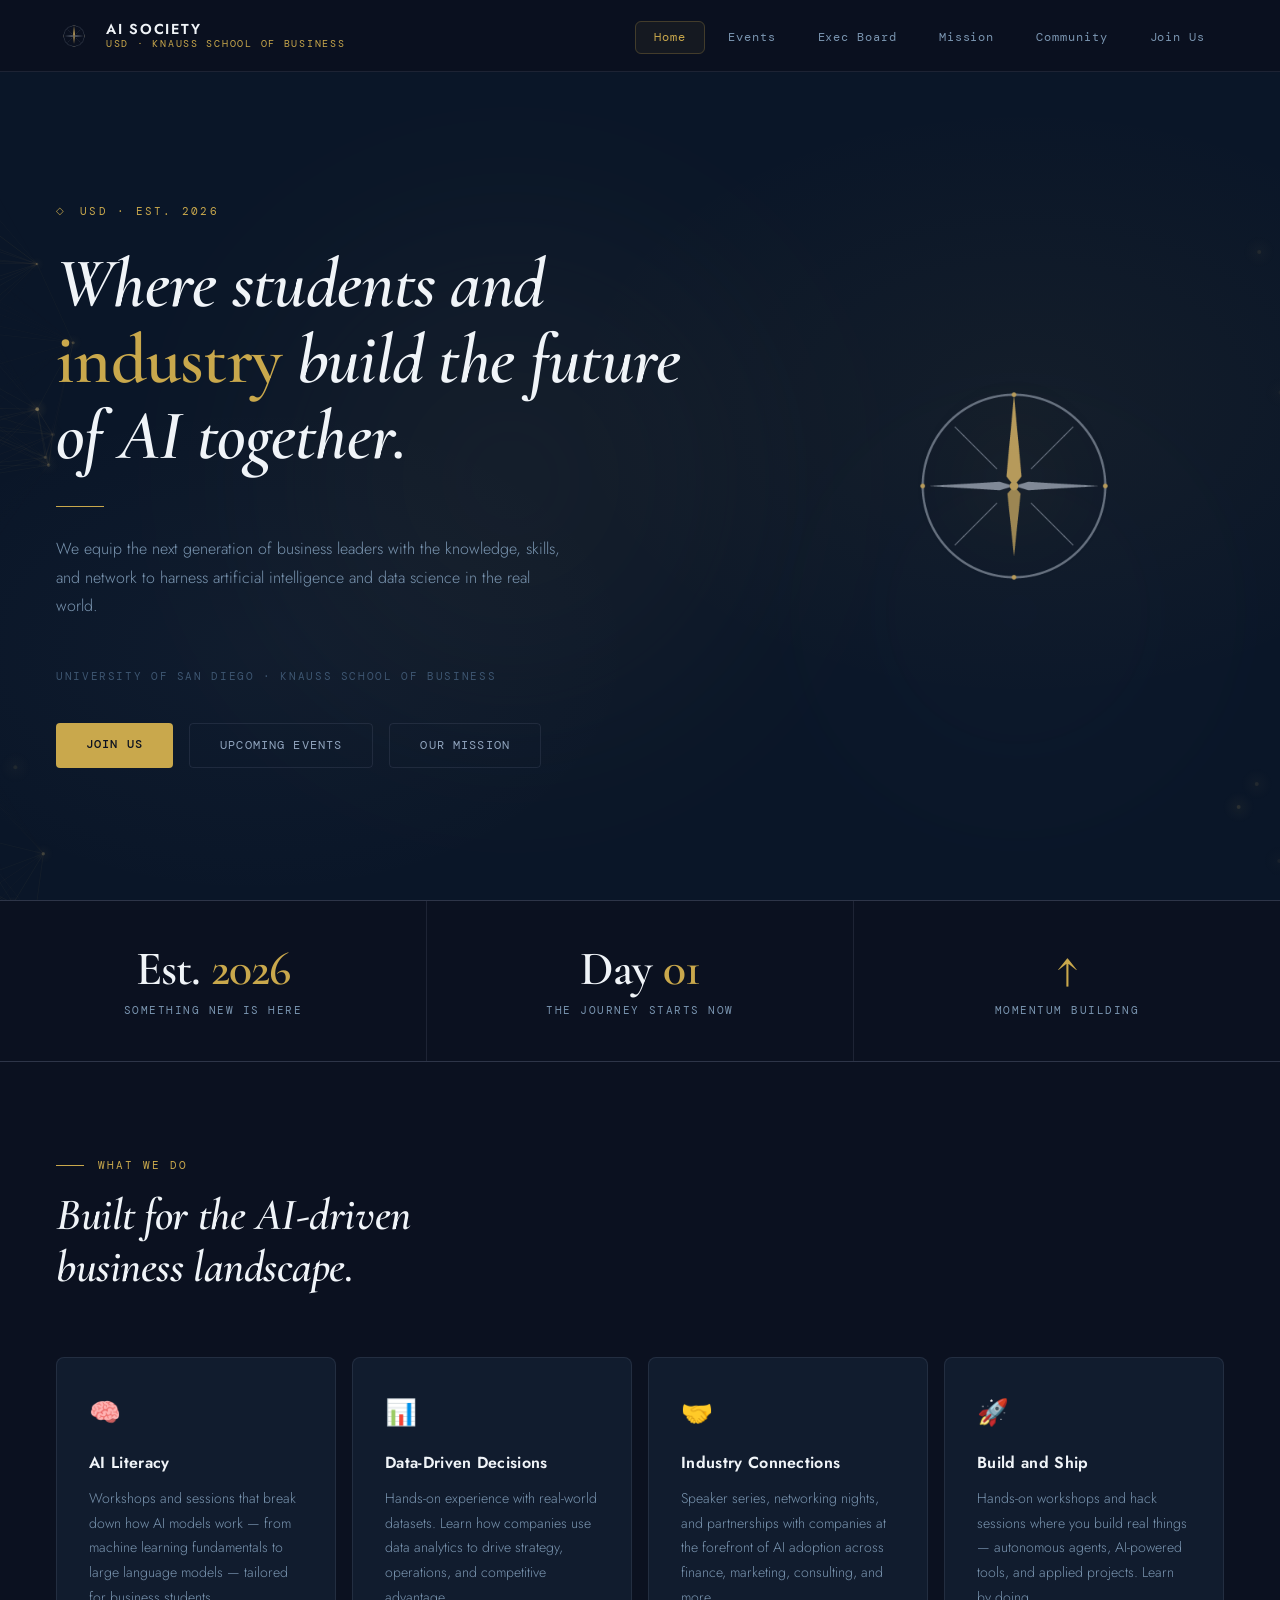
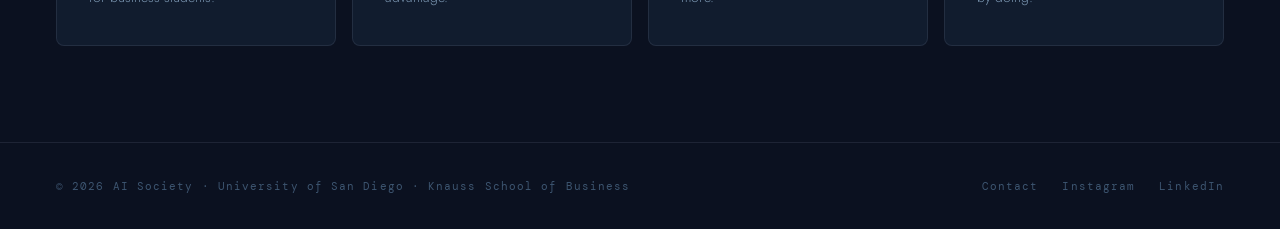
<file: index.html>
<!DOCTYPE html>
<html lang="en">
<head>
  <meta charset="UTF-8" />
  <meta name="viewport" content="width=device-width, initial-scale=1.0" />
  <title>AI Society — Knauss School of Business · USD</title>
  <link rel="stylesheet" href="style.css" />
  <style>
    /* ── Add to Calendar button ── */
    .cal-dropdown-wrap { position: relative; }
    .cal-btn {
      font-family: 'DM Mono', monospace;
      font-size: 0.65rem;
      letter-spacing: 0.08em;
      padding: 6px 14px;
      border-radius: 100px;
      border: 1px solid rgba(201,168,76,0.3);
      background: rgba(201,168,76,0.08);
      color: var(--gold);
      cursor: pointer;
      white-space: nowrap;
      transition: all 0.2s;
    }
    .cal-btn:hover { background: rgba(201,168,76,0.15); border-color: rgba(201,168,76,0.5); }
    .cal-dropdown {
      display: none;
      position: absolute;
      right: 0; top: calc(100% + 8px);
      background: #1a2740;
      border: 1px solid var(--border);
      border-radius: 8px;
      overflow: hidden;
      min-width: 200px;
      z-index: 50;
      box-shadow: 0 12px 40px rgba(0,0,0,0.5);
    }
    .cal-dropdown.open { display: block; }
    .cal-dropdown a {
      display: block;
      padding: 12px 18px;
      font-family: 'DM Mono', monospace;
      font-size: 0.72rem;
      color: var(--text);
      text-decoration: none;
      letter-spacing: 0.05em;
      transition: background 0.15s;
    }
    .cal-dropdown a:hover { background: rgba(201,168,76,0.1); color: var(--gold); }

    /* ── Constellation hero background (from Index 5) ── */
    #page-home .hero { background: #0A1628; overflow: hidden; }
    .hero-canvas-wrap { position: absolute; inset: 0; z-index: 0; }
    .hero-canvas-wrap canvas { width: 100%; height: 100%; display: block; }
    .hero-orb {
      position: absolute; border-radius: 50%;
      pointer-events: none; z-index: 1;
      filter: blur(120px); opacity: 0.25;
    }
    .hero-orb-1 {
      width: 650px; height: 650px; top: 10%; left: 45%; transform: translateX(-60%);
      background: radial-gradient(circle, rgba(201,169,97,0.4), transparent 70%);
      animation: orbFloat1 16s ease-in-out infinite;
    }
    .hero-orb-2 {
      width: 500px; height: 500px; top: 35%; left: 60%;
      background: radial-gradient(circle, rgba(138,149,170,0.2), transparent 70%);
      animation: orbFloat2 20s ease-in-out infinite;
    }
    @keyframes orbFloat1 {
      0%,100% { transform: translateX(-60%) translateY(0); }
      50% { transform: translateX(-55%) translateY(-20px); }
    }
    @keyframes orbFloat2 {
      0%,100% { transform: translateY(0); }
      50% { transform: translateY(20px); }
    }
    #page-home .hero-inner { position: relative; z-index: 10; }

    /* ── Photo avatars (from Index 5) ── */
    .leader-avatar {
      width: 88px; height: 88px;
      overflow: hidden;
      display: flex; align-items: center; justify-content: center;
    }
    .leader-avatar img {
      width: 100%; height: 100%;
      object-fit: cover;
      object-position: center 20%;
      border-radius: 50%;
    }
  </style>
</head>
<body>

  <!-- NAV -->
  <nav>
    <a class="nav-logo" href="#" onclick="showPage('home')">
      <img src="logo.png" alt="AI Society compass logo" />
      <div class="nav-logo-text">
        <span class="nav-logo-name">AI Society</span>
        <span class="nav-logo-sub">USD · Knauss School of Business</span>
      </div>
    </a>
    <ul class="nav-links">
      <li><a href="#" onclick="showPage('home')"       id="nav-home"       class="active">Home</a></li>
      <li><a href="#" onclick="showPage('events')"     id="nav-events"     >Events</a></li>
      <li><a href="#" onclick="showPage('leadership')" id="nav-leadership" >Exec Board</a></li>
      <li><a href="#" onclick="showPage('mission')"    id="nav-mission"    >Mission</a></li>
      <li><a href="#" onclick="showPage('community')"  id="nav-community"  >Community</a></li>
      <li><a href="#" onclick="showPage('joinus')"     id="nav-joinus"     >Join Us</a></li>
    </ul>
  </nav>

  <!-- ══ HOME ══ -->
  <div class="page active" id="page-home">

    <section class="hero">
      <!-- Constellation canvas from Index 5 -->
      <div class="hero-canvas-wrap"><canvas id="heroCanvas"></canvas></div>
      <div class="hero-orb hero-orb-1"></div>
      <div class="hero-orb hero-orb-2"></div>

      <div class="hero-inner">
        <div class="hero-left">
          <div class="hero-eyebrow fade-up delay-1">USD · Est. 2026</div>
          <h1 class="fade-up delay-2">Where students and <em>industry</em> build the future of AI together.</h1>
          <div class="hero-rule fade-up delay-2"></div>
          <p class="hero-desc fade-up delay-3">
            We equip the next generation of business leaders with the knowledge,
            skills, and network to harness artificial intelligence and data science
            in the real world.
          </p>
          <p class="hero-sub fade-up delay-3">University of San Diego · Knauss School of Business</p>
          <div class="btn-row fade-up delay-4">
            <a class="btn btn-primary"   href="#" onclick="showPage('joinus')">Join Us</a>
            <a class="btn btn-secondary" href="#" onclick="showPage('events')">Upcoming Events</a>
            <a class="btn btn-secondary" href="#" onclick="showPage('mission')">Our Mission</a>
          </div>
        </div>
        <div class="hero-compass">
          <img src="logo.png" alt="AI Society compass" style="border:none; background:transparent; box-shadow:none;" />
        </div>
      </div>
    </section>

    <div class="stats-bar">
      <div class="stat-item">
        <span class="stat-num">Est. <span>2026</span></span>
        <span class="stat-label">Something new is here</span>
      </div>
      <div class="stat-item">
        <span class="stat-num">Day <span>01</span></span>
        <span class="stat-label">The journey starts now</span>
      </div>
      <div class="stat-item">
        <span class="stat-num"><span>↑</span></span>
        <span class="stat-label">Momentum building</span>
      </div>
    </div>

    <section class="section">
      <div class="section-header">
        <div class="section-tag">What We Do</div>
        <h2 class="section-title">Built for the AI-driven<br>business landscape.</h2>
      </div>
      <div class="card-grid">
        <div class="card">
          <span class="card-icon">🧠</span>
          <div class="card-title">AI Literacy</div>
          <p class="card-text">Workshops and sessions that break down how AI models work — from machine learning fundamentals to large language models — tailored for business students.</p>
        </div>
        <div class="card">
          <span class="card-icon">📊</span>
          <div class="card-title">Data-Driven Decisions</div>
          <p class="card-text">Hands-on experience with real-world datasets. Learn how companies use data analytics to drive strategy, operations, and competitive advantage.</p>
        </div>
        <div class="card">
          <span class="card-icon">🤝</span>
          <div class="card-title">Industry Connections</div>
          <p class="card-text">Speaker series, networking nights, and partnerships with companies at the forefront of AI adoption across finance, marketing, consulting, and more.</p>
        </div>
        <div class="card">
          <span class="card-icon">🚀</span>
          <div class="card-title">Build and Ship</div>
          <p class="card-text">Hands-on workshops and hack sessions where you build real things — autonomous agents, AI-powered tools, and applied projects. Learn by doing.</p>
        </div>
      </div>
    </section>

    <footer>
      <div class="footer-left">© 2026 AI Society · University of San Diego · Knauss School of Business</div>
      <div class="footer-links">
        <a href="mailto:usdaisociety@gmail.com">Contact</a>
        <a href="https://www.instagram.com/usdaisociety/" target="_blank" rel="noopener">Instagram</a>
        <a href="https://www.linkedin.com/company/usd-ai-society" target="_blank" rel="noopener">LinkedIn</a>
      </div>
    </footer>
  </div>

  <!-- ══ EVENTS ══ -->
  <div class="page" id="page-events">
    <section class="section">
      <div class="section-header">
        <div class="section-tag">What's Happening</div>
        <h2 class="section-title">Upcoming Events</h2>
      </div>

      <p style="font-size:0.92rem; color:var(--text-muted); font-weight:300; margin-bottom:40px; max-width:600px; line-height:1.8;">
        We're just getting off the ground — big things are coming. Check back here for workshops, speaker series, networking nights, and more. First up:
      </p>

      <div class="events-list">
        <div class="event-card">
          <div class="event-date">
            <span class="event-month">Sept</span>
            <span class="event-day">15</span>
          </div>
          <div class="event-divider"></div>
          <div class="event-info">
            <h3>Alcalá Bazaar — Come Find Us</h3>
            <p>University of San Diego · 10:00 AM – 2:00 PM · Stop by our table to learn about AI Society, meet the exec board, and find out how to get involved</p>
          </div>
          <div style="display:flex; flex-direction:column; align-items:flex-end; gap:8px;">
            <span class="event-tag tag-social">Meet Us</span>
            <div class="cal-dropdown-wrap">
              <button class="cal-btn" onclick="toggleCal(this)">+ Add to Calendar</button>
              <div class="cal-dropdown">
                <a href="https://calendar.google.com/calendar/render?action=TEMPLATE&text=Alc%C3%A1l%C3%A1+Bazaar+%E2%80%94+AI+Society&dates=20260915T100000/20260915T140000&details=Stop+by+the+AI+Society+table+to+learn+about+the+org%2C+meet+the+exec+board%2C+and+find+out+how+to+get+involved.&location=University+of+San+Diego" target="_blank" rel="noopener">📅 Google Calendar</a>
                <a href="#" onclick="downloadICS(); return false;">🍎 Apple / Outlook (.ics)</a>
              </div>
            </div>
          </div>
        </div>
      </div>

      <div style="margin-top:56px; padding:40px; background:var(--navy-mid); border:1px solid var(--border); border-radius:8px; max-width:600px;">
        <div class="section-tag" style="margin-bottom:16px;">More to come</div>
        <p style="font-family:'Cormorant Garamond',serif; font-size:1.3rem; font-style:italic; color:var(--heading); line-height:1.5; margin-bottom:12px;">
          The calendar is filling up.
        </p>
        <p style="font-size:0.88rem; color:var(--text-muted); font-weight:300; line-height:1.75;">
          Workshops, speaker series, case competitions, and industry nights are all on the horizon. Follow us on Instagram and LinkedIn to be the first to know when new events drop.
        </p>
      </div>
    </section>

    <footer>
      <div class="footer-left">© 2026 AI Society · University of San Diego · Knauss School of Business</div>
      <div class="footer-links">
        <a href="mailto:usdaisociety@gmail.com">Contact</a>
        <a href="https://www.instagram.com/usdaisociety/" target="_blank" rel="noopener">Instagram</a>
        <a href="https://www.linkedin.com/company/usd-ai-society" target="_blank" rel="noopener">LinkedIn</a>
      </div>
    </footer>
  </div>

  <!-- ══ EXEC BOARD ══ -->
  <div class="page" id="page-leadership">
    <section class="section">
      <div class="section-header">
        <div class="section-tag">The Team</div>
        <h2 class="section-title">Meet the Executive Board</h2>
      </div>

      <div class="leadership-grid">
        <div class="leader-card">
          <div class="leader-avatar">
            <img src="photos/nick-tamer.jpg" alt="Nick Tamer" onerror="this.parentElement.innerText='NT'">
          </div>
          <div class="leader-name">Nick Tamer</div>
          <span class="leader-role">Chief Executive Officer</span>
          <p class="leader-bio">Setting the vision and leading AI Society's growth at the intersection of AI and business education.</p>
        </div>

        <div class="leader-card">
          <div class="leader-avatar">
            <img src="photos/maxim-golubev.jpg" alt="Maxim Golubev" onerror="this.parentElement.innerText='MG'">
          </div>
          <div class="leader-name">Maxim Golubev</div>
          <span class="leader-role">Chief Operating Officer</span>
          <p class="leader-bio">Keeping operations running smoothly and ensuring every member gets real value from the org.</p>
        </div>
        <div class="leader-card">
          <div class="leader-avatar">
            <img src="photos/ari-price.jpg" alt="Ari Price" onerror="this.parentElement.innerText='AP'">
          </div>
          <div class="leader-name">Ari Price</div>
          <span class="leader-role">Chief Marketing Officer</span>
          <p class="leader-bio">Leading brand strategy, digital presence, and outreach across all AI Society platforms.</p>
        </div>
        <div class="leader-card">
          <div class="leader-avatar">
            <img src="photos/isaiah-razavi.jpg" alt="Isaiah Razavi" onerror="this.parentElement.innerText='IR'">
          </div>
          <div class="leader-name">Isaiah Razavi</div>
          <span class="leader-role">Director of External Relations</span>
          <p class="leader-bio">Building industry partnerships and expanding AI Society's network beyond campus.</p>
        </div>
        <div class="leader-card">
          <div class="leader-avatar">
            <img src="photos/carter-voerge.jpg" alt="Carter Voerge" onerror="this.parentElement.innerText='CV'">
          </div>
          <div class="leader-name">Carter Voerge</div>
          <span class="leader-role">Chief Financial Officer</span>
          <p class="leader-bio">Managing the org's budget, funding strategy, and financial operations.</p>
        </div>
        <div class="leader-card">
          <div class="leader-avatar">
            <img src="photos/hayaa-khetia.jpg" alt="Hayaa Khetia" onerror="this.parentElement.innerText='HK'">
          </div>
          <div class="leader-name">Hayaa Khetia</div>
          <span class="leader-role">Secretary</span>
          <p class="leader-bio">Keeping the board aligned, communications organized, and nothing falling through the cracks.</p>
        </div>
        <div class="leader-card">
          <div class="leader-avatar">
            <img src="photos/alan-lerchbacker.jpg" alt="Alan Lerchbacker" onerror="this.parentElement.innerText='AL'">
          </div>
          <div class="leader-name">Alan Lerchbacker</div>
          <span class="leader-role">Faculty Advisor</span>
          <p class="leader-bio">Providing academic guidance and connecting AI Society to the broader Knauss School of Business.</p>
        </div>
      </div>
    </section>

    <footer>
      <div class="footer-left">© 2026 AI Society · University of San Diego · Knauss School of Business</div>
      <div class="footer-links">
        <a href="mailto:usdaisociety@gmail.com">Contact</a>
        <a href="https://www.instagram.com/usdaisociety/" target="_blank" rel="noopener">Instagram</a>
        <a href="https://www.linkedin.com/company/usd-ai-society" target="_blank" rel="noopener">LinkedIn</a>
      </div>
    </footer>
  </div>

  <!-- ══ MISSION ══ -->
  <div class="page" id="page-mission">
    <section class="section">
      <div class="section-header">
        <div class="section-tag">Who We Are</div>
        <h2 class="section-title">Our Mission</h2>
      </div>

      <div class="mission-layout">
        <div>
          <p class="mission-statement">
            "Where students and industry build the future of AI together."
          </p>
          <p class="mission-body">
            The AI Society was founded by students who saw a gap: business education was evolving, but not fast enough to match the pace of AI adoption in the professional world. We exist to close that gap.
          </p>
          <p class="mission-body">
            At USD's Knauss School of Business, we bring together students from every major — finance, marketing, entrepreneurship, accounting — to explore how artificial intelligence is reshaping every corner of the business world.
          </p>
          <p class="mission-body">
            Our programs are designed to give you practical skills, real-world exposure, and a community of peers who are just as excited about the future of business as you are.
          </p>
        </div>

        <div class="values-list">
          <div class="value-item">
            <span class="value-num">01</span>
            <div class="value-content">
              <h4>Accessibility</h4>
              <p>AI shouldn't be reserved for computer science majors. We make every concept approachable and relevant to business students at every skill level.</p>
            </div>
          </div>
          <div class="value-item">
            <span class="value-num">02</span>
            <div class="value-content">
              <h4>Build and Ship</h4>
              <p>Build the prototype, then argue about it. Every workshop, project, and competition is designed to build real, transferable skills.</p>
            </div>
          </div>
          <div class="value-item">
            <span class="value-num">03</span>
            <div class="value-content">
              <h4>Ethical AI</h4>
              <p>As future business leaders, we take seriously our responsibility to understand the ethical implications of AI — in hiring, finance, marketing, and beyond.</p>
            </div>
          </div>
          <div class="value-item">
            <span class="value-num">04</span>
            <div class="value-content">
              <h4>Community</h4>
              <p>We are a team first. We support each other's growth, celebrate wins together, and build lasting relationships that extend beyond graduation.</p>
            </div>
          </div>
        </div>
      </div>
    </section>

    <footer>
      <div class="footer-left">© 2026 AI Society · University of San Diego · Knauss School of Business</div>
      <div class="footer-links">
        <a href="mailto:usdaisociety@gmail.com">Contact</a>
        <a href="https://www.instagram.com/usdaisociety/" target="_blank" rel="noopener">Instagram</a>
        <a href="https://www.linkedin.com/company/usd-ai-society" target="_blank" rel="noopener">LinkedIn</a>
      </div>
    </footer>
  </div>

  <!-- ══ COMMUNITY ══ -->
  <div class="page" id="page-community">
    <section class="section">
      <div class="section-header">
        <div class="section-tag">Get Involved</div>
        <h2 class="section-title">Community Collaboration</h2>
      </div>

      <div class="mission-layout">
        <div>
          <p class="mission-statement">
            "The future of AI in business isn't built alone — it's built together."
          </p>
          <p class="mission-body">
            AI Society exists at the intersection of academia and industry. We believe the best learning happens when students work alongside professionals, companies, and organizations who are actively shaping the AI landscape.
          </p>
          <p class="mission-body">
            We are actively seeking community partners — from startups to enterprise, from nonprofits to consulting firms — who want to engage with the next generation of AI-literate business leaders at USD's Knauss School of Business.
          </p>
          <p class="mission-body">
            Whether that looks like a guest speaker slot, a sponsored workshop, a real-world project brief, or a recruiting connection — we're open to building something meaningful together.
          </p>
          <div style="margin-top:40px;">
            <a class="btn btn-primary" href="mailto:usdaisociety@gmail.com">Get in Touch</a>
          </div>
        </div>

        <div class="values-list">
          <div class="value-item">
            <span class="value-num">◇</span>
            <div class="value-content">
              <h4>Speaker & Guest Engagements</h4>
              <p>Bring your expertise into our community. Speaker series and panel discussions connect your organization directly with engaged, curious business students.</p>
            </div>
          </div>
          <div class="value-item">
            <span class="value-num">◇</span>
            <div class="value-content">
              <h4>Sponsored Workshops & Labs</h4>
              <p>Partner with us to host hands-on workshops that introduce real tools, platforms, and workflows your industry actually uses.</p>
            </div>
          </div>
          <div class="value-item">
            <span class="value-num">◇</span>
            <div class="value-content">
              <h4>Real-World Project Briefs</h4>
              <p>Give our members a genuine business challenge to solve. Applied projects build student skills while giving partners fresh, student-driven perspectives.</p>
            </div>
          </div>
          <div class="value-item">
            <span class="value-num">◇</span>
            <div class="value-content">
              <h4>Recruiting & Talent Pipelines</h4>
              <p>AI Society members are business students who understand AI — a rare combination. Connect with our network for internships, new grad roles, and beyond.</p>
            </div>
          </div>
          <div class="value-item">
            <span class="value-num">◇</span>
            <div class="value-content">
              <h4>Founding Partner Opportunity</h4>
              <p>As a brand new organization, there's a unique opportunity to be among our first community partners — shaping what collaboration looks like from the ground up.</p>
            </div>
          </div>
        </div>
      </div>
    </section>

    <footer>
      <div class="footer-left">© 2026 AI Society · University of San Diego · Knauss School of Business</div>
      <div class="footer-links">
        <a href="mailto:usdaisociety@gmail.com">Contact</a>
        <a href="https://www.instagram.com/usdaisociety/" target="_blank" rel="noopener">Instagram</a>
        <a href="https://www.linkedin.com/company/usd-ai-society" target="_blank" rel="noopener">LinkedIn</a>
      </div>
    </footer>
  </div>

  <!-- ══ JOIN US ══ -->
  <div class="page" id="page-joinus">
    <section class="section">
      <div class="section-header">
        <div class="section-tag">Become a Member</div>
        <h2 class="section-title">Join <em>AI Society</em></h2>
      </div>

      <div class="mission-layout">
        <div>
          <p class="mission-statement">
            "No experience required. Just curiosity."
          </p>
          <p class="mission-body">
            AI Society is free and open to all USD students — regardless of major, year, or technical background. Whether you're a finance major who's never written a line of code or a business analytics student who lives in spreadsheets, there's a place for you here.
          </p>
          <p class="mission-body">
            As a member you'll gain access to hands-on workshops, industry speaker events, networking nights, case competitions, and a community of peers building real skills for a world reshaped by AI.
          </p>
          <p class="mission-body">
            Membership takes less than a minute to join. Fill out the form and you're in.
          </p>
          <div style="margin-top:40px;">
            <a class="btn btn-primary" href="https://docs.google.com/forms/d/e/1FAIpQLSfE-4A1UtyAR7sy5dNjYW6qCDOkrGh7Lk1_QU_qvWTKy0TWAg/viewform" target="_blank" rel="noopener">Register Now →</a>
          </div>
        </div>

        <div class="values-list">
          <div class="value-item">
            <span class="value-num">01</span>
            <div class="value-content">
              <h4>It's Free</h4>
              <p>No dues, no fees. Membership is completely free and open to every USD student.</p>
            </div>
          </div>
          <div class="value-item">
            <span class="value-num">02</span>
            <div class="value-content">
              <h4>Build Real Skills</h4>
              <p>Workshops, hack sessions, and applied projects give you hands-on experience with AI tools that employers are actively hiring for.</p>
            </div>
          </div>
          <div class="value-item">
            <span class="value-num">03</span>
            <div class="value-content">
              <h4>Access Industry Professionals</h4>
              <p>Speaker series and networking events put you in the room with people working at the forefront of AI in finance, marketing, consulting, and beyond.</p>
            </div>
          </div>
          <div class="value-item">
            <span class="value-num">04</span>
            <div class="value-content">
              <h4>Stand Out</h4>
              <p>AI literacy is the career edge of the decade. Being part of AI Society — and everything you build here — is something you'll actually talk about in interviews.</p>
            </div>
          </div>
          <div class="value-item">
            <span class="value-num">05</span>
            <div class="value-content">
              <h4>Be Part of Something Early</h4>
              <p>We launched in 2026. Founding members shape the culture, lead the initiatives, and carry that story forward. There's no better time to get in.</p>
            </div>
          </div>
        </div>
      </div>

      <!-- CTA box -->
      <div style="margin-top:80px; padding:56px 48px; background:var(--navy-mid); border:1px solid rgba(201,168,76,0.2); border-radius:12px; text-align:center; position:relative; overflow:hidden;">
        <div style="position:absolute; top:0; left:50%; transform:translateX(-50%); width:300px; height:1px; background:linear-gradient(90deg,transparent,var(--gold),transparent);"></div>
        <p style="font-family:'Cormorant Garamond',serif; font-size:clamp(1.4rem,2.5vw,2rem); font-style:italic; color:var(--heading); line-height:1.4; margin-bottom:12px;">
          The future is being written now.<br>Help write it.
        </p>
        <p style="font-size:0.88rem; color:var(--text-muted); font-weight:300; max-width:440px; margin:0 auto 36px; line-height:1.75;">
          Takes less than a minute. Fill out our quick registration form and you're officially part of AI Society at USD.
        </p>
        <a class="btn btn-primary" href="https://docs.google.com/forms/d/e/1FAIpQLSfE-4A1UtyAR7sy5dNjYW6qCDOkrGh7Lk1_QU_qvWTKy0TWAg/viewform" target="_blank" rel="noopener" style="font-size:0.85rem; padding:16px 40px;">Join AI Society — It's Free</a>
      </div>
    </section>

    <footer>
      <div class="footer-left">© 2026 AI Society · University of San Diego · Knauss School of Business</div>
      <div class="footer-links">
        <a href="mailto:usdaisociety@gmail.com">Contact</a>
        <a href="https://www.instagram.com/usdaisociety/" target="_blank" rel="noopener">Instagram</a>
        <a href="https://www.linkedin.com/company/usd-ai-society" target="_blank" rel="noopener">LinkedIn</a>
      </div>
    </footer>
  </div>

  <!-- Navigation JS -->
  <script src="main.js"></script>

  <!-- Constellation JS from Index 5 -->
  <script>
  const F2=0.5*(Math.sqrt(3)-1),G2=(3-Math.sqrt(3))/6;
  const grad3=[[1,1],[-1,1],[1,-1],[-1,-1],[1,0],[-1,0],[0,1],[0,-1]];
  const perm=new Uint8Array(512);
  (function(){const p=new Uint8Array(256);for(let i=0;i<256;i++)p[i]=i;for(let i=255;i>0;i--){const j=Math.floor(Math.random()*(i+1));[p[i],p[j]]=[p[j],p[i]];}for(let i=0;i<512;i++)perm[i]=p[i&255];})();
  function noise2D(x,y){const s=(x+y)*F2;const i=Math.floor(x+s),j=Math.floor(y+s);const t=(i+j)*G2;const x0=x-(i-t),y0=y-(j-t);const i1=x0>y0?1:0,j1=x0>y0?0:1;const x1=x0-i1+G2,y1=y0-j1+G2;const x2=x0-1+2*G2,y2=y0-1+2*G2;const ii=i&255,jj=j&255;let n0=0,n1=0,n2=0;let t0=0.5-x0*x0-y0*y0;if(t0>0){t0*=t0;const g=grad3[perm[ii+perm[jj]]%8];n0=t0*t0*(g[0]*x0+g[1]*y0);}let t1=0.5-x1*x1-y1*y1;if(t1>0){t1*=t1;const g=grad3[perm[ii+i1+perm[jj+j1]]%8];n1=t1*t1*(g[0]*x1+g[1]*y1);}let t2=0.5-x2*x2-y2*y2;if(t2>0){t2*=t2;const g=grad3[perm[ii+1+perm[jj+1]]%8];n2=t2*t2*(g[0]*x2+g[1]*y2);}return 70*(n0+n1+n2);}

  const C=document.getElementById('heroCanvas');
  if(C){
    const X=C.getContext('2d');
    let W,H,DPR;
    const isMobile=window.innerWidth<768;
    const NODE_COUNT=isMobile?50:100;
    const CONNECTION_DIST=isMobile?115:155;
    const nodes=[];
    function resize(){DPR=Math.min(devicePixelRatio||1,2);W=C.parentElement.offsetWidth;H=C.parentElement.offsetHeight;C.width=W*DPR;C.height=H*DPR;C.style.width=W+'px';C.style.height=H+'px';X.setTransform(DPR,0,0,DPR,0,0);}
    for(let i=0;i<NODE_COUNT;i++)nodes.push({x:Math.random()*window.innerWidth,y:Math.random()*window.innerHeight,vx:(Math.random()-0.5)*0.22,vy:(Math.random()-0.5)*0.22,sz:0.8+Math.random()*1.6,op:0.1+Math.random()*0.3,pulsePhase:Math.random()*Math.PI*2,pulseSpeed:0.005+Math.random()*0.01});
    const signals=[];let lastSig=0,startT=null;
    function frame(ts){
      if(!startT)startT=ts;const elapsed=ts-startT;const nt=elapsed*0.00007;
      X.clearRect(0,0,W,H);
      for(const n of nodes){const nv=noise2D(n.x*0.0018,n.y*0.0018+nt);n.vx+=Math.cos(nv*Math.PI*2)*0.007;n.vy+=Math.sin(nv*Math.PI*2)*0.007;n.vx*=0.993;n.vy*=0.993;n.x+=n.vx;n.y+=n.vy;n.pulsePhase+=n.pulseSpeed;if(n.x<-30)n.x=W+30;if(n.x>W+30)n.x=-30;if(n.y<-30)n.y=H+30;if(n.y>H+30)n.y=-30;}
      for(let a=0;a<nodes.length;a++){for(let b=a+1;b<nodes.length;b++){const dx=nodes[a].x-nodes[b].x,dy=nodes[a].y-nodes[b].y;const d=Math.sqrt(dx*dx+dy*dy);if(d<CONNECTION_DIST){const fade=1-d/CONNECTION_DIST;X.strokeStyle='rgba(201,169,97,'+(fade*0.14)+')';X.lineWidth=0.6;X.beginPath();X.moveTo(nodes[a].x,nodes[a].y);X.lineTo(nodes[b].x,nodes[b].y);X.stroke();}}}
      if(elapsed-lastSig>700){lastSig=elapsed;for(let a=0;a<nodes.length;a++){for(let b=a+1;b<nodes.length;b++){const dx=nodes[a].x-nodes[b].x,dy=nodes[a].y-nodes[b].y;if(Math.sqrt(dx*dx+dy*dy)<CONNECTION_DIST&&Math.random()<0.004){signals.push({a,b,progress:0,speed:0.006+Math.random()*0.008});break;}}}}
      for(let i=signals.length-1;i>=0;i--){const s=signals[i];s.progress+=s.speed;if(s.progress>1){signals.splice(i,1);continue;}const na=nodes[s.a],nb=nodes[s.b];const sx=na.x+(nb.x-na.x)*s.progress,sy=na.y+(nb.y-na.y)*s.progress;const sA=Math.sin(s.progress*Math.PI)*0.8;X.fillStyle='rgba(201,169,97,'+sA+')';X.beginPath();X.arc(sx,sy,2,0,Math.PI*2);X.fill();const g=X.createRadialGradient(sx,sy,0,sx,sy,16);g.addColorStop(0,'rgba(201,169,97,'+sA*0.35+')');g.addColorStop(1,'rgba(201,169,97,0)');X.fillStyle=g;X.beginPath();X.arc(sx,sy,16,0,Math.PI*2);X.fill();}
      for(const n of nodes){const pulse=0.7+0.3*Math.sin(n.pulsePhase);const alpha=n.op*pulse;const g=X.createRadialGradient(n.x,n.y,0,n.x,n.y,n.sz*6);g.addColorStop(0,'rgba(201,169,97,'+alpha*0.25+')');g.addColorStop(1,'rgba(201,169,97,0)');X.fillStyle=g;X.beginPath();X.arc(n.x,n.y,n.sz*6,0,Math.PI*2);X.fill();X.fillStyle='rgba(217,189,126,'+alpha*1.3+')';X.beginPath();X.arc(n.x,n.y,n.sz,0,Math.PI*2);X.fill();}
      requestAnimationFrame(frame);
    }
    resize();window.addEventListener('resize',resize);requestAnimationFrame(frame);
  }
  </script>

  <script>
  function toggleCal(btn) {
    const dropdown = btn.nextElementSibling;
    dropdown.classList.toggle('open');
    document.addEventListener('click', function close(e) {
      if (!btn.parentElement.contains(e.target)) {
        dropdown.classList.remove('open');
        document.removeEventListener('click', close);
      }
    });
  }

  function downloadICS() {
    const ics = [
      'BEGIN:VCALENDAR',
      'VERSION:2.0',
      'PRODID:-//AI Society USD//EN',
      'BEGIN:VEVENT',
      'DTSTART:20260915T100000',
      'DTEND:20260915T140000',
      'SUMMARY:Alcalá Bazaar — AI Society',
      'DESCRIPTION:Stop by the AI Society table to learn about the org\\, meet the exec board\\, and find out how to get involved.',
      'LOCATION:University of San Diego',
      'END:VEVENT',
      'END:VCALENDAR'
    ].join('\r\n');
    const blob = new Blob([ics], { type: 'text/calendar' });
    const a = document.createElement('a');
    a.href = URL.createObjectURL(blob);
    a.download = 'alcala-bazaar-ai-society.ics';
    a.click();
  }
  </script>

</body>
</html>
</file>
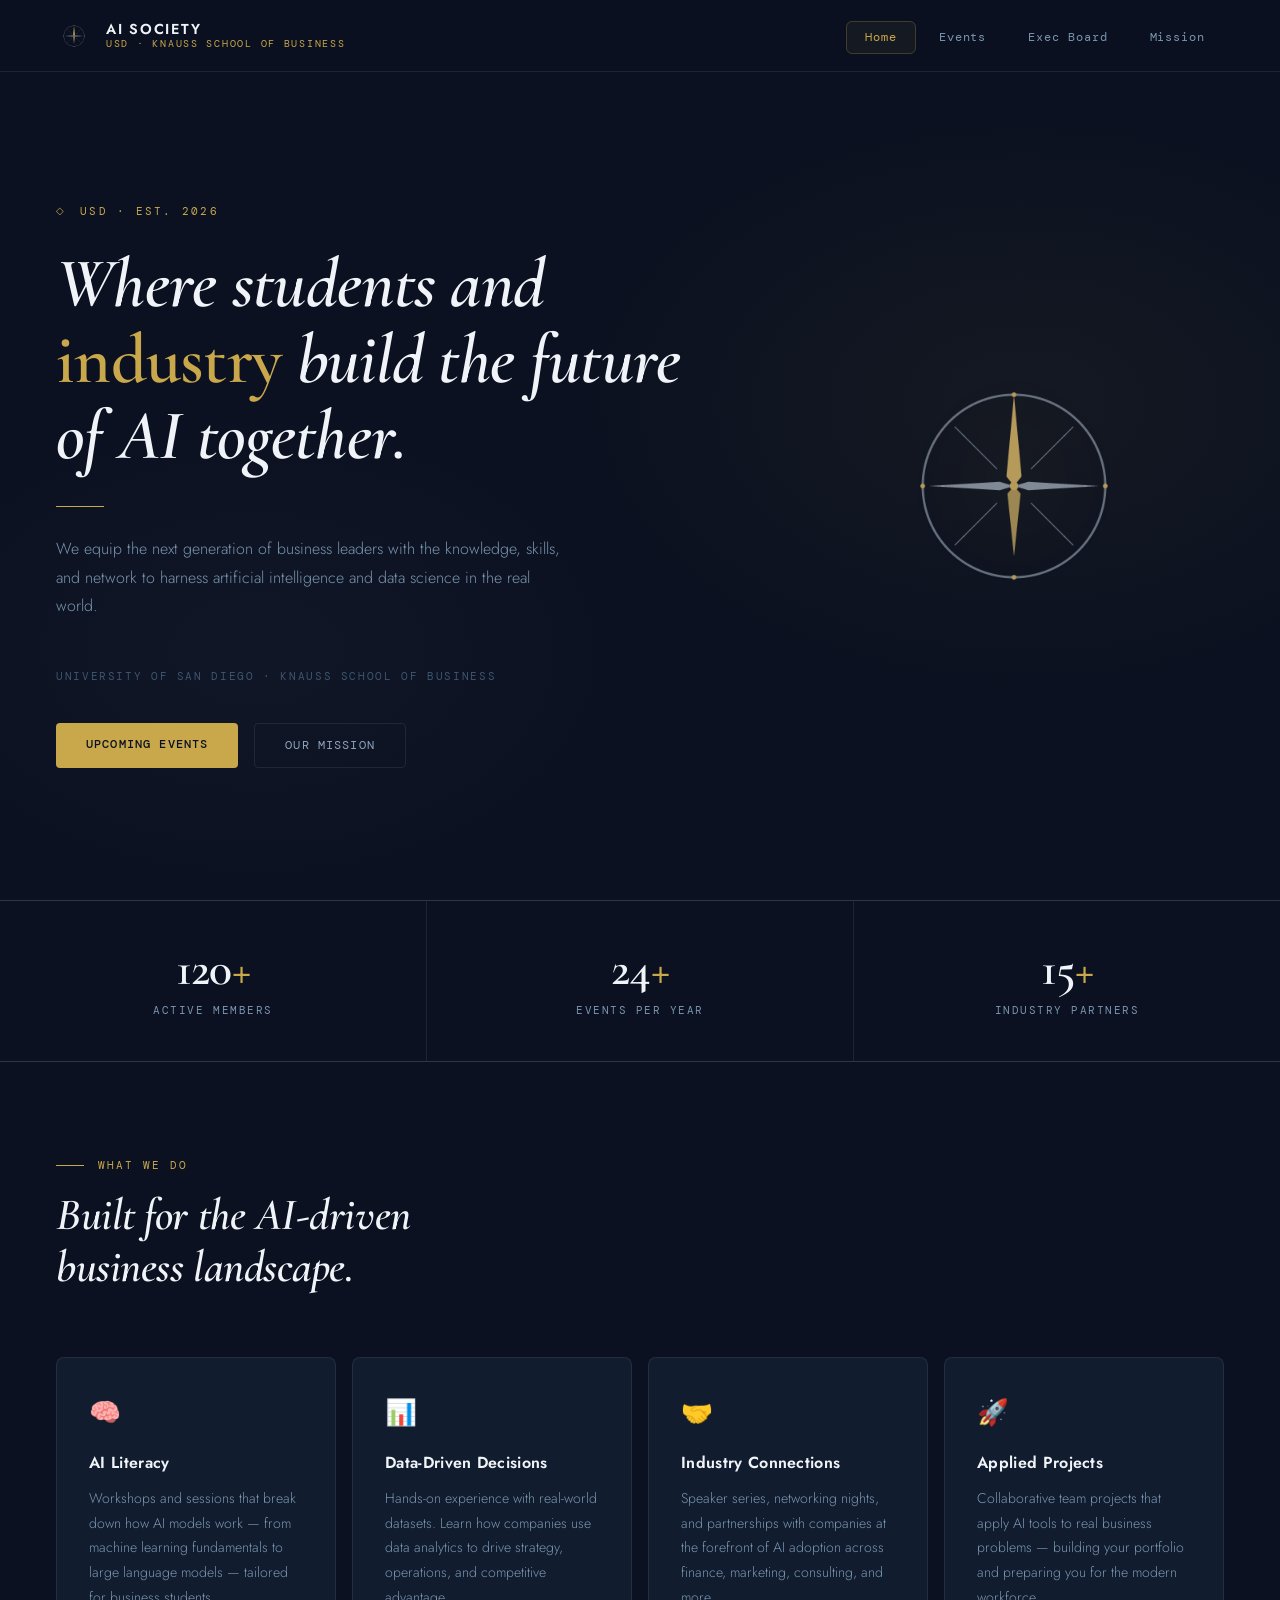
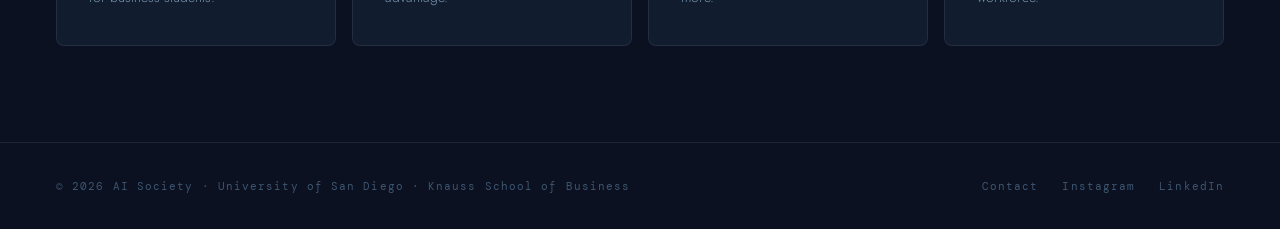
<file: index (1).html>
<!DOCTYPE html>
<html lang="en">
<head>
  <meta charset="UTF-8" />
  <meta name="viewport" content="width=device-width, initial-scale=1.0" />
  <title>AI Society — Knauss School of Business · USD</title>
  <link rel="stylesheet" href="style.css" />
</head>
<body>

  <!-- NAV -->
  <nav>
    <a class="nav-logo" href="#" onclick="showPage('home')">
      <img src="logo.png" alt="AI Society compass logo" />
      <div class="nav-logo-text">
        <span class="nav-logo-name">AI Society</span>
        <span class="nav-logo-sub">USD · Knauss School of Business</span>
      </div>
    </a>
    <ul class="nav-links">
      <li><a href="#" onclick="showPage('home')"       id="nav-home"       class="active">Home</a></li>
      <li><a href="#" onclick="showPage('events')"     id="nav-events"     >Events</a></li>
      <li><a href="#" onclick="showPage('leadership')" id="nav-leadership" >Exec Board</a></li>
      <li><a href="#" onclick="showPage('mission')"    id="nav-mission"    >Mission</a></li>
    </ul>
  </nav>

  <!-- ══ HOME ══ -->
  <div class="page active" id="page-home">

    <section class="hero">
      <div class="hero-inner">
        <div class="hero-left">
          <div class="hero-eyebrow fade-up delay-1">USD · Est. 2026</div>
          <h1 class="fade-up delay-2">Where students and <em>industry</em> build the future of AI together.</h1>
          <div class="hero-rule fade-up delay-2"></div>
          <p class="hero-desc fade-up delay-3">
            We equip the next generation of business leaders with the knowledge,
            skills, and network to harness artificial intelligence and data science
            in the real world.
          </p>
          <p class="hero-sub fade-up delay-3">University of San Diego · Knauss School of Business</p>
          <div class="btn-row fade-up delay-4">
            <a class="btn btn-primary"    href="#" onclick="showPage('events')">Upcoming Events</a>
            <a class="btn btn-secondary"  href="#" onclick="showPage('mission')">Our Mission</a>
          </div>
        </div>

        <div class="hero-compass">
          <img src="logo.png" alt="AI Society compass" />
        </div>
      </div>
    </section>

    <div class="stats-bar">
      <div class="stat-item">
        <span class="stat-num">120<span>+</span></span>
        <span class="stat-label">Active Members</span>
      </div>
      <div class="stat-item">
        <span class="stat-num">24<span>+</span></span>
        <span class="stat-label">Events Per Year</span>
      </div>
      <div class="stat-item">
        <span class="stat-num">15<span>+</span></span>
        <span class="stat-label">Industry Partners</span>
      </div>
    </div>

    <section class="section">
      <div class="section-header">
        <div class="section-tag">What We Do</div>
        <h2 class="section-title">Built for the AI-driven<br>business landscape.</h2>
      </div>
      <div class="card-grid">
        <div class="card">
          <span class="card-icon">🧠</span>
          <div class="card-title">AI Literacy</div>
          <p class="card-text">Workshops and sessions that break down how AI models work — from machine learning fundamentals to large language models — tailored for business students.</p>
        </div>
        <div class="card">
          <span class="card-icon">📊</span>
          <div class="card-title">Data-Driven Decisions</div>
          <p class="card-text">Hands-on experience with real-world datasets. Learn how companies use data analytics to drive strategy, operations, and competitive advantage.</p>
        </div>
        <div class="card">
          <span class="card-icon">🤝</span>
          <div class="card-title">Industry Connections</div>
          <p class="card-text">Speaker series, networking nights, and partnerships with companies at the forefront of AI adoption across finance, marketing, consulting, and more.</p>
        </div>
        <div class="card">
          <span class="card-icon">🚀</span>
          <div class="card-title">Applied Projects</div>
          <p class="card-text">Collaborative team projects that apply AI tools to real business problems — building your portfolio and preparing you for the modern workforce.</p>
        </div>
      </div>
    </section>

    <footer>
      <div class="footer-left">© 2026 AI Society · University of San Diego · Knauss School of Business</div>
      <div class="footer-links">
        <a href="mailto:aisociety@sandiego.edu">Contact</a>
        <a href="#">Instagram</a>
        <a href="#">LinkedIn</a>
      </div>
    </footer>
  </div>

  <!-- ══ EVENTS ══ -->
  <div class="page" id="page-events">
    <section class="section">
      <div class="section-header">
        <div class="section-tag">What's Happening</div>
        <h2 class="section-title">Upcoming Events</h2>
      </div>

      <div class="events-list">
        <div class="event-card">
          <div class="event-date">
            <span class="event-month">Jan</span>
            <span class="event-day">22</span>
          </div>
          <div class="event-divider"></div>
          <div class="event-info">
            <h3>Intro to AI in Business Workshop</h3>
            <p>Lerner Hall · 5:00–7:00 PM · Open to all members</p>
          </div>
          <span class="event-tag tag-workshop">Workshop</span>
        </div>

        <div class="event-card">
          <div class="event-date">
            <span class="event-month">Feb</span>
            <span class="event-day">05</span>
          </div>
          <div class="event-divider"></div>
          <div class="event-info">
            <h3>Speaker Series: AI in Finance</h3>
            <p>Manchester Hall · 6:00–8:00 PM · Guest speaker from JPMorgan</p>
          </div>
          <span class="event-tag tag-speaker">Speaker</span>
        </div>

        <div class="event-card">
          <div class="event-date">
            <span class="event-month">Feb</span>
            <span class="event-day">19</span>
          </div>
          <div class="event-divider"></div>
          <div class="event-info">
            <h3>Data Science Networking Night</h3>
            <p>Hahn University Center · 6:30–9:00 PM · Industry professionals attending</p>
          </div>
          <span class="event-tag tag-social">Networking</span>
        </div>

        <div class="event-card">
          <div class="event-date">
            <span class="event-month">Mar</span>
            <span class="event-day">08</span>
          </div>
          <div class="event-divider"></div>
          <div class="event-info">
            <h3>AI Business Case Competition</h3>
            <p>Lerner Hall · All day · Teams of 3–4 · Register by Feb 28</p>
          </div>
          <span class="event-tag tag-competition">Competition</span>
        </div>

        <div class="event-card">
          <div class="event-date">
            <span class="event-month">Mar</span>
            <span class="event-day">27</span>
          </div>
          <div class="event-divider"></div>
          <div class="event-info">
            <h3>Prompt Engineering for Business — Hands-On Lab</h3>
            <p>Olin Hall Computer Lab · 4:00–6:00 PM · Laptops required</p>
          </div>
          <span class="event-tag tag-workshop">Workshop</span>
        </div>

        <div class="event-card">
          <div class="event-date">
            <span class="event-month">Apr</span>
            <span class="event-day">15</span>
          </div>
          <div class="event-divider"></div>
          <div class="event-info">
            <h3>End-of-Year Showcase & Social</h3>
            <p>Hahn Terrace · 5:00–8:00 PM · Member project presentations</p>
          </div>
          <span class="event-tag tag-social">Social</span>
        </div>
      </div>
    </section>

    <footer>
      <div class="footer-left">© 2026 AI Society · University of San Diego · Knauss School of Business</div>
      <div class="footer-links">
        <a href="mailto:aisociety@sandiego.edu">Contact</a>
        <a href="#">Instagram</a>
        <a href="#">LinkedIn</a>
      </div>
    </footer>
  </div>

  <!-- ══ LEADERSHIP ══ -->
  <div class="page" id="page-leadership">
    <section class="section">
      <div class="section-header">
        <div class="section-tag">The Team</div>
        <h2 class="section-title">Meet the Executive Board</h2>
      </div>

      <div class="leadership-grid">
        <div class="leader-card">
          <div class="leader-avatar">NT</div>
          <div class="leader-name">Nick Tamer</div>
          <span class="leader-role">Co-Chair</span>
          <p class="leader-bio">Co-leading AI Society's vision and direction, bridging the gap between AI innovation and business education at USD's Knauss School of Business.</p>
        </div>
        <div class="leader-card">
          <div class="leader-avatar">RJ</div>
          <div class="leader-name">Rosie Jania</div>
          <span class="leader-role">Co-Chair</span>
          <p class="leader-bio">Co-leading AI Society's vision and direction, fostering a community where students and industry build the future of AI together.</p>
        </div>
        <div class="leader-card">
          <div class="leader-avatar">MG</div>
          <div class="leader-name">Maxim Golubev</div>
          <span class="leader-role">Chief Operating Officer</span>
          <p class="leader-bio">Overseeing day-to-day operations and organizational strategy, ensuring AI Society runs efficiently and delivers value to every member.</p>
        </div>
        <div class="leader-card">
          <div class="leader-avatar">AP</div>
          <div class="leader-name">Ari Price</div>
          <span class="leader-role">Chief Marketing Officer</span>
          <p class="leader-bio">Driving brand strategy, digital presence, and outreach. Exploring how AI is transforming modern marketing and communications.</p>
        </div>
        <div class="leader-card">
          <div class="leader-avatar">IR</div>
          <div class="leader-name">Isaiah Razavi</div>
          <span class="leader-role">Director of External Relations</span>
          <p class="leader-bio">Building and maintaining partnerships with industry professionals, companies, and organizations to expand AI Society's network and impact.</p>
        </div>
        <div class="leader-card">
          <div class="leader-avatar">CV</div>
          <div class="leader-name">Carter Voerge</div>
          <span class="leader-role">Chief Financial Officer</span>
          <p class="leader-bio">Managing the organization's budget, funding, and financial strategy. Passionate about the intersection of AI and the future of finance.</p>
        </div>
        <div class="leader-card">
          <div class="leader-avatar">HK</div>
          <div class="leader-name">Hayaa Khetia</div>
          <span class="leader-role">Secretary</span>
          <p class="leader-bio">Keeping the executive board aligned and organized — managing communications, records, and ensuring nothing falls through the cracks.</p>
        </div>
        <div class="leader-card">
          <div class="leader-avatar">AL</div>
          <div class="leader-name">Alan Lerchbacker</div>
          <span class="leader-role">Faculty Advisor</span>
          <p class="leader-bio">Providing academic guidance and institutional support to AI Society, connecting the organization to the broader Knauss School of Business community.</p>
        </div>
      </div>
    </section>

    <footer>
      <div class="footer-left">© 2026 AI Society · University of San Diego · Knauss School of Business</div>
      <div class="footer-links">
        <a href="mailto:aisociety@sandiego.edu">Contact</a>
        <a href="#">Instagram</a>
        <a href="#">LinkedIn</a>
      </div>
    </footer>
  </div>

  <!-- ══ MISSION ══ -->
  <div class="page" id="page-mission">
    <section class="section">
      <div class="section-header">
        <div class="section-tag">Who We Are</div>
        <h2 class="section-title">Our Mission</h2>
      </div>

      <div class="mission-layout">
        <div>
          <p class="mission-statement">
            "Where students and industry build the future of AI together."
          </p>
          <p class="mission-body">
            The AI Society was founded by students who saw a gap: business education was evolving, but not fast enough to match the pace of AI adoption in the professional world. We exist to close that gap.
          </p>
          <p class="mission-body">
            At USD's Knauss School of Business, we bring together students from every major — finance, marketing, entrepreneurship, accounting — to explore how artificial intelligence is reshaping every corner of the business world.
          </p>
          <p class="mission-body">
            Our programs are designed to give you practical skills, real-world exposure, and a community of peers who are just as excited about the future of business as you are.
          </p>
        </div>

        <div class="values-list">
          <div class="value-item">
            <span class="value-num">01</span>
            <div class="value-content">
              <h4>Accessibility</h4>
              <p>AI shouldn't be reserved for computer science majors. We make every concept approachable and relevant to business students at every skill level.</p>
            </div>
          </div>
          <div class="value-item">
            <span class="value-num">02</span>
            <div class="value-content">
              <h4>Applied Learning</h4>
              <p>Build the prototype, then argue about it. Every workshop, project, and competition is designed to build real, transferable skills.</p>
            </div>
          </div>
          <div class="value-item">
            <span class="value-num">03</span>
            <div class="value-content">
              <h4>Ethical AI</h4>
              <p>As future business leaders, we take seriously our responsibility to understand the ethical implications of AI — in hiring, finance, marketing, and beyond.</p>
            </div>
          </div>
          <div class="value-item">
            <span class="value-num">04</span>
            <div class="value-content">
              <h4>Community</h4>
              <p>We are a team first. We support each other's growth, celebrate wins together, and build lasting relationships that extend beyond graduation.</p>
            </div>
          </div>
        </div>
      </div>
    </section>

    <footer>
      <div class="footer-left">© 2026 AI Society · University of San Diego · Knauss School of Business</div>
      <div class="footer-links">
        <a href="mailto:aisociety@sandiego.edu">Contact</a>
        <a href="#">Instagram</a>
        <a href="#">LinkedIn</a>
      </div>
    </footer>
  </div>

  <script src="main.js"></script>
</body>
</html>
</file>
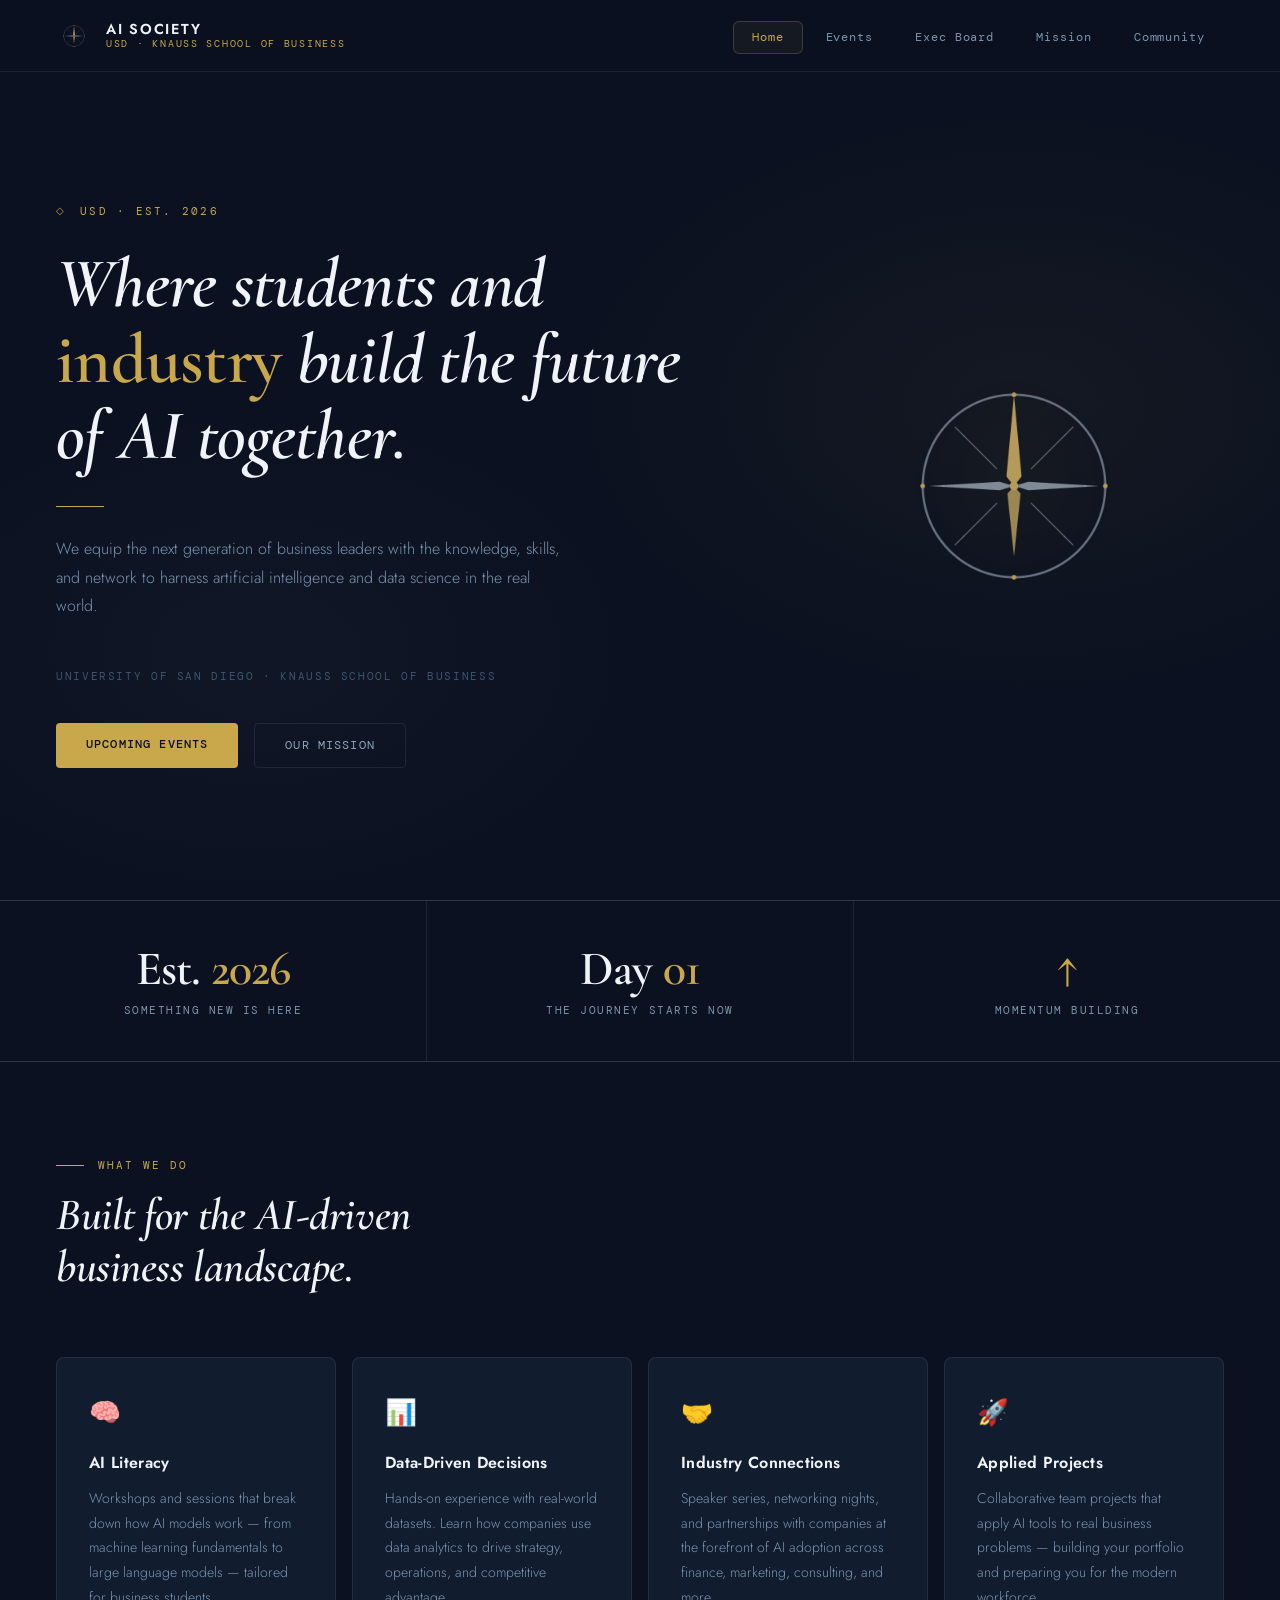
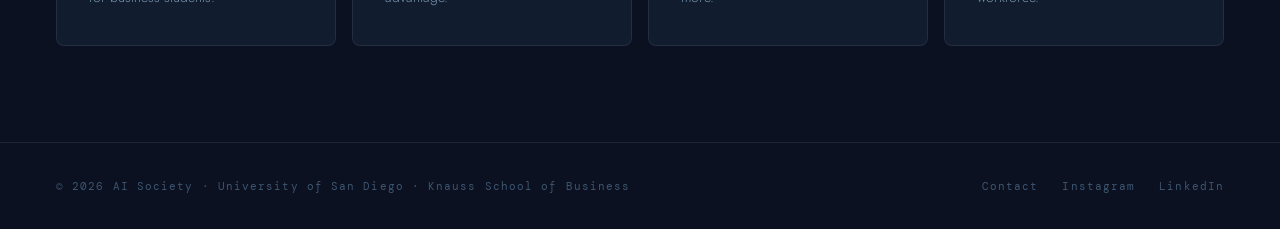
<file: index (2).html>
<!DOCTYPE html>
<html lang="en">
<head>
  <meta charset="UTF-8" />
  <meta name="viewport" content="width=device-width, initial-scale=1.0" />
  <title>AI Society — Knauss School of Business · USD</title>
  <link rel="stylesheet" href="style.css" />
</head>
<body>

  <!-- NAV -->
  <nav>
    <a class="nav-logo" href="#" onclick="showPage('home')">
      <img src="logo.png" alt="AI Society compass logo" />
      <div class="nav-logo-text">
        <span class="nav-logo-name">AI Society</span>
        <span class="nav-logo-sub">USD · Knauss School of Business</span>
      </div>
    </a>
    <ul class="nav-links">
      <li><a href="#" onclick="showPage('home')"       id="nav-home"       class="active">Home</a></li>
      <li><a href="#" onclick="showPage('events')"     id="nav-events"     >Events</a></li>
      <li><a href="#" onclick="showPage('leadership')" id="nav-leadership" >Exec Board</a></li>
      <li><a href="#" onclick="showPage('mission')"      id="nav-mission"      >Mission</a></li>
      <li><a href="#" onclick="showPage('community')"   id="nav-community"    >Community</a></li>
    </ul>
  </nav>

  <!-- ══ HOME ══ -->
  <div class="page active" id="page-home">

    <section class="hero">
      <div class="hero-inner">
        <div class="hero-left">
          <div class="hero-eyebrow fade-up delay-1">USD · Est. 2026</div>
          <h1 class="fade-up delay-2">Where students and <em>industry</em> build the future of AI together.</h1>
          <div class="hero-rule fade-up delay-2"></div>
          <p class="hero-desc fade-up delay-3">
            We equip the next generation of business leaders with the knowledge,
            skills, and network to harness artificial intelligence and data science
            in the real world.
          </p>
          <p class="hero-sub fade-up delay-3">University of San Diego · Knauss School of Business</p>
          <div class="btn-row fade-up delay-4">
            <a class="btn btn-primary"    href="#" onclick="showPage('events')">Upcoming Events</a>
            <a class="btn btn-secondary"  href="#" onclick="showPage('mission')">Our Mission</a>
          </div>
        </div>

        <div class="hero-compass">
          <img src="logo.png" alt="AI Society compass" />
        </div>
      </div>
    </section>

    <div class="stats-bar">
      <div class="stat-item">
        <span class="stat-num">Est. <span>2026</span></span>
        <span class="stat-label">Something new is here</span>
      </div>
      <div class="stat-item">
        <span class="stat-num">Day <span>01</span></span>
        <span class="stat-label">The journey starts now</span>
      </div>
      <div class="stat-item">
        <span class="stat-num"><span>↑</span></span>
        <span class="stat-label">Momentum building</span>
      </div>
    </div>

    <section class="section">
      <div class="section-header">
        <div class="section-tag">What We Do</div>
        <h2 class="section-title">Built for the AI-driven<br>business landscape.</h2>
      </div>
      <div class="card-grid">
        <div class="card">
          <span class="card-icon">🧠</span>
          <div class="card-title">AI Literacy</div>
          <p class="card-text">Workshops and sessions that break down how AI models work — from machine learning fundamentals to large language models — tailored for business students.</p>
        </div>
        <div class="card">
          <span class="card-icon">📊</span>
          <div class="card-title">Data-Driven Decisions</div>
          <p class="card-text">Hands-on experience with real-world datasets. Learn how companies use data analytics to drive strategy, operations, and competitive advantage.</p>
        </div>
        <div class="card">
          <span class="card-icon">🤝</span>
          <div class="card-title">Industry Connections</div>
          <p class="card-text">Speaker series, networking nights, and partnerships with companies at the forefront of AI adoption across finance, marketing, consulting, and more.</p>
        </div>
        <div class="card">
          <span class="card-icon">🚀</span>
          <div class="card-title">Applied Projects</div>
          <p class="card-text">Collaborative team projects that apply AI tools to real business problems — building your portfolio and preparing you for the modern workforce.</p>
        </div>
      </div>
    </section>

    <footer>
      <div class="footer-left">© 2026 AI Society · University of San Diego · Knauss School of Business</div>
      <div class="footer-links">
        <a href="mailto:aisociety@sandiego.edu">Contact</a>
        <a href="#">Instagram</a>
        <a href="#">LinkedIn</a>
      </div>
    </footer>
  </div>

  <!-- ══ EVENTS ══ -->
  <div class="page" id="page-events">
    <section class="section">
      <div class="section-header">
        <div class="section-tag">What's Happening</div>
        <h2 class="section-title">Upcoming Events</h2>
      </div>

      <p style="font-size:0.92rem; color:var(--text-muted); font-weight:300; margin-bottom:40px; max-width:600px; line-height:1.8;">
        We're just getting off the ground — big things are coming. Check back here for workshops, speaker series, networking nights, and more. First up:
      </p>

      <div class="events-list">
        <div class="event-card">
          <div class="event-date">
            <span class="event-month">Sept</span>
            <span class="event-day">15</span>
          </div>
          <div class="event-divider"></div>
          <div class="event-info">
            <h3>Alcalá Bazaar — Come Find Us</h3>
            <p>USD Alcalá Bazaar · Stop by our table to learn about AI Society, meet the exec board, and find out how to get involved</p>
          </div>
          <span class="event-tag tag-social">Meet Us</span>
        </div>
      </div>

      <div style="margin-top:56px; padding:40px; background:var(--navy-mid); border:1px solid var(--border); border-radius:8px; max-width:600px;">
        <div class="section-tag" style="margin-bottom:16px;">More to come</div>
        <p style="font-family:'Cormorant Garamond',serif; font-size:1.3rem; font-style:italic; color:var(--heading); line-height:1.5; margin-bottom:12px;">
          The calendar is filling up.
        </p>
        <p style="font-size:0.88rem; color:var(--text-muted); font-weight:300; line-height:1.75;">
          Workshops, speaker series, case competitions, and industry nights are all on the horizon. Follow us on Instagram and LinkedIn to be the first to know when new events drop.
        </p>
      </div>
    </section>

    <footer>
      <div class="footer-left">© 2026 AI Society · University of San Diego · Knauss School of Business</div>
      <div class="footer-links">
        <a href="mailto:aisociety@sandiego.edu">Contact</a>
        <a href="#">Instagram</a>
        <a href="#">LinkedIn</a>
      </div>
    </footer>
  </div>

  <!-- ══ LEADERSHIP ══ -->
  <div class="page" id="page-leadership">
    <section class="section">
      <div class="section-header">
        <div class="section-tag">The Team</div>
        <h2 class="section-title">Meet the Executive Board</h2>
      </div>

      <div class="leadership-grid">
        <div class="leader-card">
          <div class="leader-avatar">NT</div>
          <div class="leader-name">Nick Tamer</div>
          <span class="leader-role">Co-Chair</span>
          <p class="leader-bio">Co-leading AI Society's vision and direction, bridging the gap between AI innovation and business education at USD's Knauss School of Business.</p>
        </div>
        <div class="leader-card">
          <div class="leader-avatar">RJ</div>
          <div class="leader-name">Rosie Jania</div>
          <span class="leader-role">Co-Chair</span>
          <p class="leader-bio">Co-leading AI Society's vision and direction, fostering a community where students and industry build the future of AI together.</p>
        </div>
        <div class="leader-card">
          <div class="leader-avatar">MG</div>
          <div class="leader-name">Maxim Golubev</div>
          <span class="leader-role">Chief Operating Officer</span>
          <p class="leader-bio">Overseeing day-to-day operations and organizational strategy, ensuring AI Society runs efficiently and delivers value to every member.</p>
        </div>
        <div class="leader-card">
          <div class="leader-avatar">AP</div>
          <div class="leader-name">Ari Price</div>
          <span class="leader-role">Chief Marketing Officer</span>
          <p class="leader-bio">Driving brand strategy, digital presence, and outreach. Exploring how AI is transforming modern marketing and communications.</p>
        </div>
        <div class="leader-card">
          <div class="leader-avatar">IR</div>
          <div class="leader-name">Isaiah Razavi</div>
          <span class="leader-role">Director of External Relations</span>
          <p class="leader-bio">Building and maintaining partnerships with industry professionals, companies, and organizations to expand AI Society's network and impact.</p>
        </div>
        <div class="leader-card">
          <div class="leader-avatar">CV</div>
          <div class="leader-name">Carter Voerge</div>
          <span class="leader-role">Chief Financial Officer</span>
          <p class="leader-bio">Managing the organization's budget, funding, and financial strategy. Passionate about the intersection of AI and the future of finance.</p>
        </div>
        <div class="leader-card">
          <div class="leader-avatar">HK</div>
          <div class="leader-name">Hayaa Khetia</div>
          <span class="leader-role">Secretary</span>
          <p class="leader-bio">Keeping the executive board aligned and organized — managing communications, records, and ensuring nothing falls through the cracks.</p>
        </div>
        <div class="leader-card">
          <div class="leader-avatar">AL</div>
          <div class="leader-name">Alan Lerchbacker</div>
          <span class="leader-role">Faculty Advisor</span>
          <p class="leader-bio">Providing academic guidance and institutional support to AI Society, connecting the organization to the broader Knauss School of Business community.</p>
        </div>
      </div>
    </section>

    <footer>
      <div class="footer-left">© 2026 AI Society · University of San Diego · Knauss School of Business</div>
      <div class="footer-links">
        <a href="mailto:aisociety@sandiego.edu">Contact</a>
        <a href="#">Instagram</a>
        <a href="#">LinkedIn</a>
      </div>
    </footer>
  </div>

  <!-- ══ MISSION ══ -->
  <div class="page" id="page-mission">
    <section class="section">
      <div class="section-header">
        <div class="section-tag">Who We Are</div>
        <h2 class="section-title">Our Mission</h2>
      </div>

      <div class="mission-layout">
        <div>
          <p class="mission-statement">
            "Where students and industry build the future of AI together."
          </p>
          <p class="mission-body">
            The AI Society was founded by students who saw a gap: business education was evolving, but not fast enough to match the pace of AI adoption in the professional world. We exist to close that gap.
          </p>
          <p class="mission-body">
            At USD's Knauss School of Business, we bring together students from every major — finance, marketing, entrepreneurship, accounting — to explore how artificial intelligence is reshaping every corner of the business world.
          </p>
          <p class="mission-body">
            Our programs are designed to give you practical skills, real-world exposure, and a community of peers who are just as excited about the future of business as you are.
          </p>
        </div>

        <div class="values-list">
          <div class="value-item">
            <span class="value-num">01</span>
            <div class="value-content">
              <h4>Accessibility</h4>
              <p>AI shouldn't be reserved for computer science majors. We make every concept approachable and relevant to business students at every skill level.</p>
            </div>
          </div>
          <div class="value-item">
            <span class="value-num">02</span>
            <div class="value-content">
              <h4>Applied Learning</h4>
              <p>Build the prototype, then argue about it. Every workshop, project, and competition is designed to build real, transferable skills.</p>
            </div>
          </div>
          <div class="value-item">
            <span class="value-num">03</span>
            <div class="value-content">
              <h4>Ethical AI</h4>
              <p>As future business leaders, we take seriously our responsibility to understand the ethical implications of AI — in hiring, finance, marketing, and beyond.</p>
            </div>
          </div>
          <div class="value-item">
            <span class="value-num">04</span>
            <div class="value-content">
              <h4>Community</h4>
              <p>We are a team first. We support each other's growth, celebrate wins together, and build lasting relationships that extend beyond graduation.</p>
            </div>
          </div>
        </div>
      </div>
    </section>

    <footer>
      <div class="footer-left">© 2026 AI Society · University of San Diego · Knauss School of Business</div>
      <div class="footer-links">
        <a href="mailto:aisociety@sandiego.edu">Contact</a>
        <a href="#">Instagram</a>
        <a href="#">LinkedIn</a>
      </div>
    </footer>
  </div>

  <!-- ══ COMMUNITY ══ -->
  <div class="page" id="page-community">
    <section class="section">
      <div class="section-header">
        <div class="section-tag">Get Involved</div>
        <h2 class="section-title">Community Collaboration</h2>
      </div>

      <div class="mission-layout">
        <div>
          <p class="mission-statement">
            "The future of AI in business isn't built alone — it's built together."
          </p>
          <p class="mission-body">
            AI Society exists at the intersection of academia and industry. We believe the best learning happens when students work alongside professionals, companies, and organizations who are actively shaping the AI landscape.
          </p>
          <p class="mission-body">
            We are actively seeking community partners — from startups to enterprise, from nonprofits to consulting firms — who want to engage with the next generation of AI-literate business leaders at USD's Knauss School of Business.
          </p>
          <p class="mission-body">
            Whether that looks like a guest speaker slot, a sponsored workshop, a real-world project brief, or a recruiting connection — we're open to building something meaningful together.
          </p>
          <div style="margin-top:40px;">
            <a class="btn btn-primary" href="mailto:aisociety@sandiego.edu">Get in Touch</a>
          </div>
        </div>

        <div class="values-list">
          <div class="value-item">
            <span class="value-num">◇</span>
            <div class="value-content">
              <h4>Speaker & Guest Engagements</h4>
              <p>Bring your expertise into our community. Speaker series and panel discussions connect your organization directly with engaged, curious business students.</p>
            </div>
          </div>
          <div class="value-item">
            <span class="value-num">◇</span>
            <div class="value-content">
              <h4>Sponsored Workshops & Labs</h4>
              <p>Partner with us to host hands-on workshops that introduce real tools, platforms, and workflows your industry actually uses.</p>
            </div>
          </div>
          <div class="value-item">
            <span class="value-num">◇</span>
            <div class="value-content">
              <h4>Real-World Project Briefs</h4>
              <p>Give our members a genuine business challenge to solve. Applied projects build student skills while giving partners fresh, student-driven perspectives.</p>
            </div>
          </div>
          <div class="value-item">
            <span class="value-num">◇</span>
            <div class="value-content">
              <h4>Recruiting & Talent Pipelines</h4>
              <p>AI Society members are business students who understand AI — a rare combination. Connect with our network for internships, new grad roles, and beyond.</p>
            </div>
          </div>
          <div class="value-item">
            <span class="value-num">◇</span>
            <div class="value-content">
              <h4>Founding Partner Opportunity</h4>
              <p>As a brand new organization, there's a unique opportunity to be among our first community partners — shaping what collaboration looks like from the ground up.</p>
            </div>
          </div>
        </div>
      </div>
    </section>

    <footer>
      <div class="footer-left">© 2026 AI Society · University of San Diego · Knauss School of Business</div>
      <div class="footer-links">
        <a href="mailto:aisociety@sandiego.edu">Contact</a>
        <a href="#">Instagram</a>
        <a href="#">LinkedIn</a>
      </div>
    </footer>
  </div>

  <script src="main.js"></script>
</body>
</html>
</file>
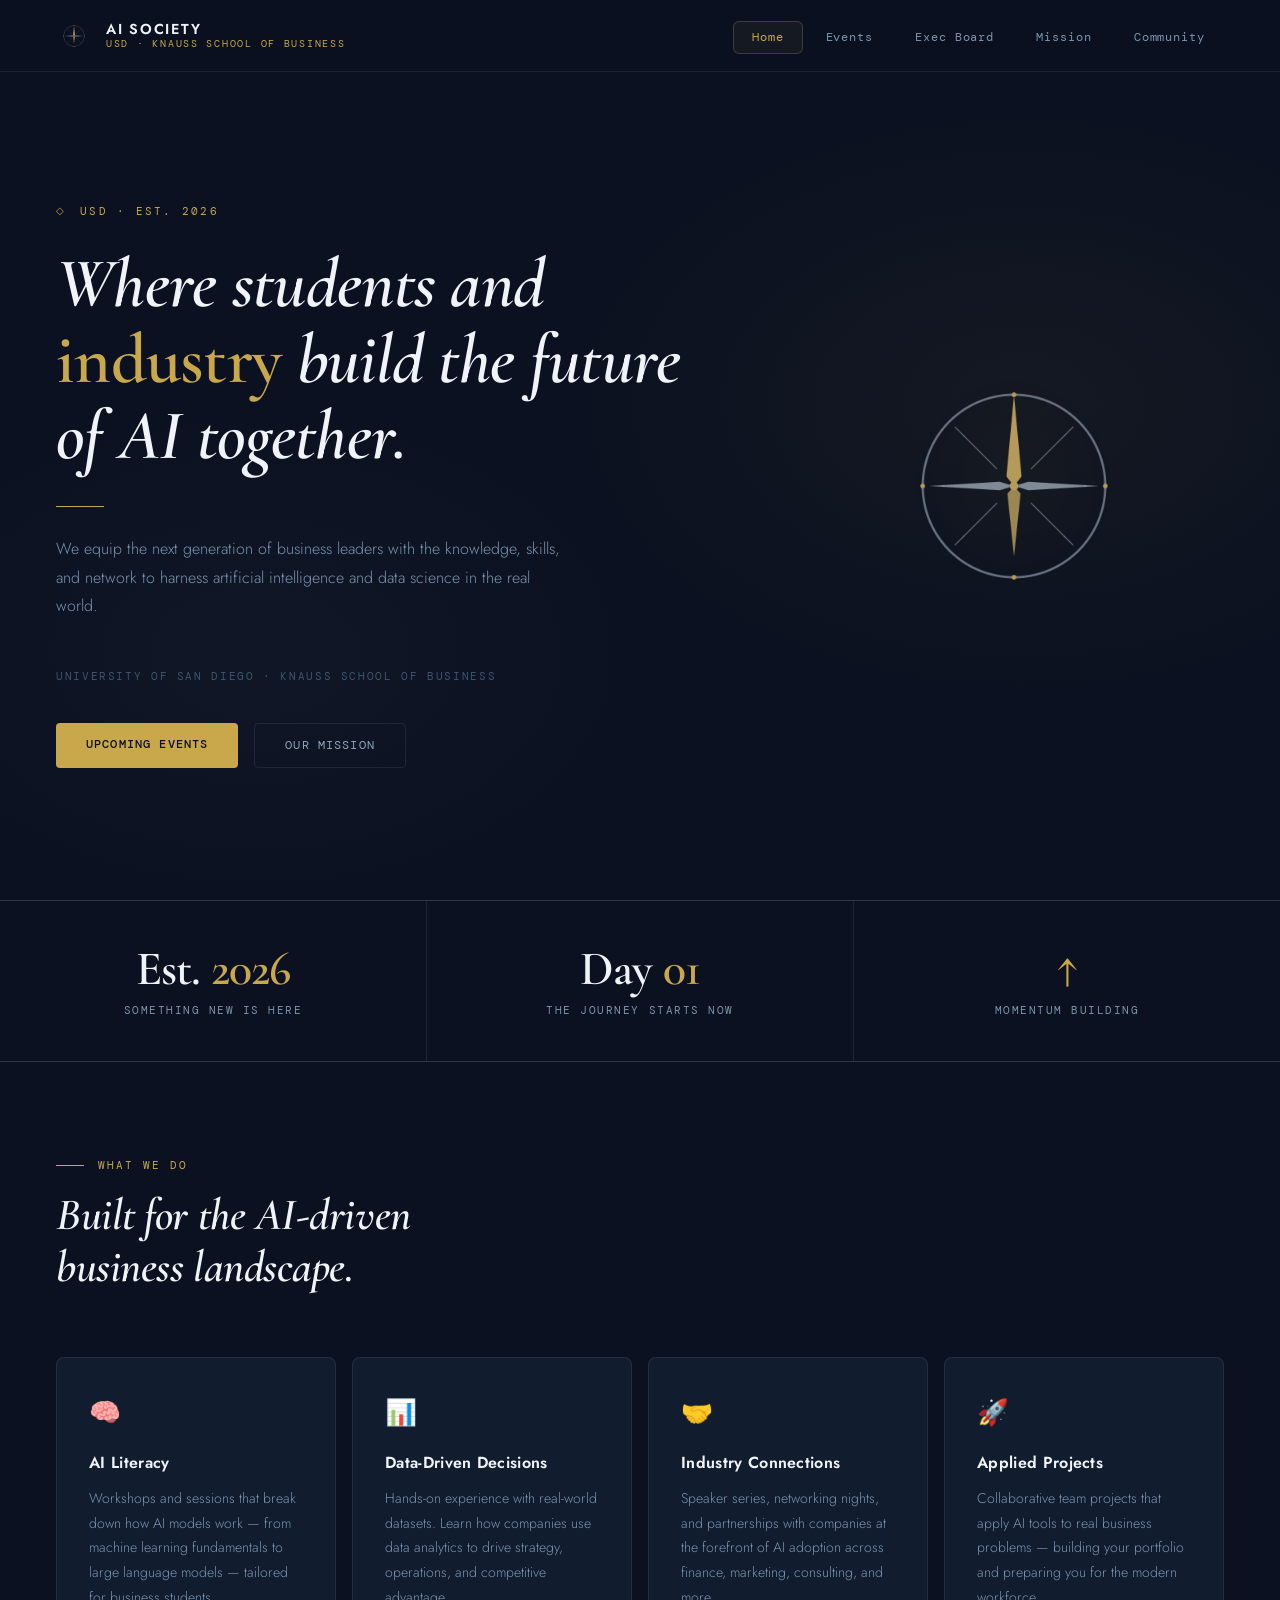
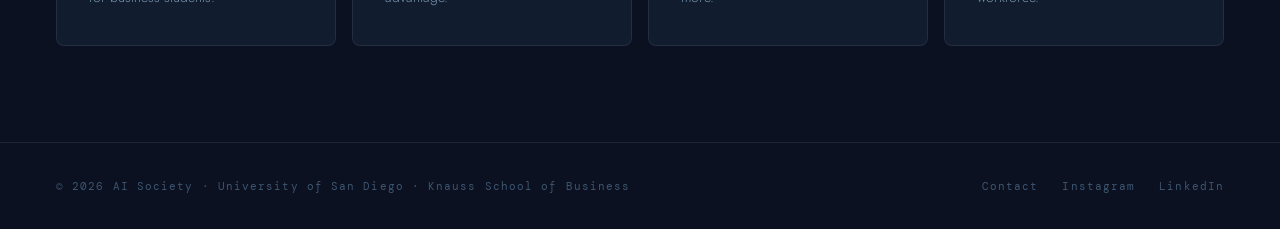
<file: index (4).html>
<!DOCTYPE html>
<html lang="en">
<head>
  <meta charset="UTF-8" />
  <meta name="viewport" content="width=device-width, initial-scale=1.0" />
  <title>AI Society — Knauss School of Business · USD</title>
  <link rel="stylesheet" href="style.css" />
</head>
<body>

  <!-- NAV -->
  <nav>
    <a class="nav-logo" href="#" onclick="showPage('home')">
      <img src="logo.png" alt="AI Society compass logo" />
      <div class="nav-logo-text">
        <span class="nav-logo-name">AI Society</span>
        <span class="nav-logo-sub">USD · Knauss School of Business</span>
      </div>
    </a>
    <ul class="nav-links">
      <li><a href="#" onclick="showPage('home')"       id="nav-home"       class="active">Home</a></li>
      <li><a href="#" onclick="showPage('events')"     id="nav-events"     >Events</a></li>
      <li><a href="#" onclick="showPage('leadership')" id="nav-leadership" >Exec Board</a></li>
      <li><a href="#" onclick="showPage('mission')"      id="nav-mission"      >Mission</a></li>
      <li><a href="#" onclick="showPage('community')"   id="nav-community"    >Community</a></li>
    </ul>
  </nav>

  <!-- ══ HOME ══ -->
  <div class="page active" id="page-home">

    <section class="hero">
      <div class="hero-inner">
        <div class="hero-left">
          <div class="hero-eyebrow fade-up delay-1">USD · Est. 2026</div>
          <h1 class="fade-up delay-2">Where students and <em>industry</em> build the future of AI together.</h1>
          <div class="hero-rule fade-up delay-2"></div>
          <p class="hero-desc fade-up delay-3">
            We equip the next generation of business leaders with the knowledge,
            skills, and network to harness artificial intelligence and data science
            in the real world.
          </p>
          <p class="hero-sub fade-up delay-3">University of San Diego · Knauss School of Business</p>
          <div class="btn-row fade-up delay-4">
            <a class="btn btn-primary"    href="#" onclick="showPage('events')">Upcoming Events</a>
            <a class="btn btn-secondary"  href="#" onclick="showPage('mission')">Our Mission</a>
          </div>
        </div>

        <div class="hero-compass">
          <img src="logo.png" alt="AI Society compass" />
        </div>
      </div>
    </section>

    <div class="stats-bar">
      <div class="stat-item">
        <span class="stat-num">Est. <span>2026</span></span>
        <span class="stat-label">Something new is here</span>
      </div>
      <div class="stat-item">
        <span class="stat-num">Day <span>01</span></span>
        <span class="stat-label">The journey starts now</span>
      </div>
      <div class="stat-item">
        <span class="stat-num"><span>↑</span></span>
        <span class="stat-label">Momentum building</span>
      </div>
    </div>

    <section class="section">
      <div class="section-header">
        <div class="section-tag">What We Do</div>
        <h2 class="section-title">Built for the AI-driven<br>business landscape.</h2>
      </div>
      <div class="card-grid">
        <div class="card">
          <span class="card-icon">🧠</span>
          <div class="card-title">AI Literacy</div>
          <p class="card-text">Workshops and sessions that break down how AI models work — from machine learning fundamentals to large language models — tailored for business students.</p>
        </div>
        <div class="card">
          <span class="card-icon">📊</span>
          <div class="card-title">Data-Driven Decisions</div>
          <p class="card-text">Hands-on experience with real-world datasets. Learn how companies use data analytics to drive strategy, operations, and competitive advantage.</p>
        </div>
        <div class="card">
          <span class="card-icon">🤝</span>
          <div class="card-title">Industry Connections</div>
          <p class="card-text">Speaker series, networking nights, and partnerships with companies at the forefront of AI adoption across finance, marketing, consulting, and more.</p>
        </div>
        <div class="card">
          <span class="card-icon">🚀</span>
          <div class="card-title">Applied Projects</div>
          <p class="card-text">Collaborative team projects that apply AI tools to real business problems — building your portfolio and preparing you for the modern workforce.</p>
        </div>
      </div>
    </section>

    <footer>
      <div class="footer-left">© 2026 AI Society · University of San Diego · Knauss School of Business</div>
      <div class="footer-links">
        <a href="mailto:aisociety@sandiego.edu">Contact</a>
        <a href="#">Instagram</a>
        <a href="#">LinkedIn</a>
      </div>
    </footer>
  </div>

  <!-- ══ EVENTS ══ -->
  <div class="page" id="page-events">
    <section class="section">
      <div class="section-header">
        <div class="section-tag">What's Happening</div>
        <h2 class="section-title">Upcoming Events</h2>
      </div>

      <p style="font-size:0.92rem; color:var(--text-muted); font-weight:300; margin-bottom:40px; max-width:600px; line-height:1.8;">
        We're just getting off the ground — big things are coming. Check back here for workshops, speaker series, networking nights, and more. First up:
      </p>

      <div class="events-list">
        <div class="event-card">
          <div class="event-date">
            <span class="event-month">Sept</span>
            <span class="event-day">15</span>
          </div>
          <div class="event-divider"></div>
          <div class="event-info">
            <h3>Alcalá Bazaar — Come Find Us</h3>
            <p>USD Alcalá Bazaar · Stop by our table to learn about AI Society, meet the exec board, and find out how to get involved</p>
          </div>
          <span class="event-tag tag-social">Meet Us</span>
        </div>
      </div>

      <div style="margin-top:56px; padding:40px; background:var(--navy-mid); border:1px solid var(--border); border-radius:8px; max-width:600px;">
        <div class="section-tag" style="margin-bottom:16px;">More to come</div>
        <p style="font-family:'Cormorant Garamond',serif; font-size:1.3rem; font-style:italic; color:var(--heading); line-height:1.5; margin-bottom:12px;">
          The calendar is filling up.
        </p>
        <p style="font-size:0.88rem; color:var(--text-muted); font-weight:300; line-height:1.75;">
          Workshops, speaker series, case competitions, and industry nights are all on the horizon. Follow us on Instagram and LinkedIn to be the first to know when new events drop.
        </p>
      </div>
    </section>

    <footer>
      <div class="footer-left">© 2026 AI Society · University of San Diego · Knauss School of Business</div>
      <div class="footer-links">
        <a href="mailto:aisociety@sandiego.edu">Contact</a>
        <a href="#">Instagram</a>
        <a href="#">LinkedIn</a>
      </div>
    </footer>
  </div>

  <!-- ══ LEADERSHIP ══ -->
  <div class="page" id="page-leadership">
    <section class="section">
      <div class="section-header">
        <div class="section-tag">The Team</div>
        <h2 class="section-title">Meet the Executive Board</h2>
      </div>

      <div class="leadership-grid">
        <div class="leader-card">
          <div class="leader-avatar">NT</div>
          <div class="leader-name">Nick Tamer</div>
          <span class="leader-role">Co-Chair</span>
          <p class="leader-bio">Co-leading AI Society's vision and direction, bridging the gap between AI innovation and business education at USD's Knauss School of Business.</p>
        </div>
        <div class="leader-card">
          <div class="leader-avatar">RJ</div>
          <div class="leader-name">Rosie Jania</div>
          <span class="leader-role">Co-Chair</span>
          <p class="leader-bio">Co-leading AI Society's vision and direction, fostering a community where students and industry build the future of AI together.</p>
        </div>
        <div class="leader-card">
          <div class="leader-avatar">MG</div>
          <div class="leader-name">Maxim Golubev</div>
          <span class="leader-role">Chief Operating Officer</span>
          <p class="leader-bio">Overseeing day-to-day operations and organizational strategy, ensuring AI Society runs efficiently and delivers value to every member.</p>
        </div>
        <div class="leader-card">
          <div class="leader-avatar">AP</div>
          <div class="leader-name">Ari Price</div>
          <span class="leader-role">Chief Marketing Officer</span>
          <p class="leader-bio">Driving brand strategy, digital presence, and outreach. Exploring how AI is transforming modern marketing and communications.</p>
        </div>
        <div class="leader-card">
          <div class="leader-avatar">IR</div>
          <div class="leader-name">Isaiah Razavi</div>
          <span class="leader-role">Director of External Relations</span>
          <p class="leader-bio">Building and maintaining partnerships with industry professionals, companies, and organizations to expand AI Society's network and impact.</p>
        </div>
        <div class="leader-card">
          <div class="leader-avatar">CV</div>
          <div class="leader-name">Carter Voerge</div>
          <span class="leader-role">Chief Financial Officer</span>
          <p class="leader-bio">Managing the organization's budget, funding, and financial strategy. Passionate about the intersection of AI and the future of finance.</p>
        </div>
        <div class="leader-card">
          <div class="leader-avatar">HK</div>
          <div class="leader-name">Hayaa Khetia</div>
          <span class="leader-role">Secretary</span>
          <p class="leader-bio">Keeping the executive board aligned and organized — managing communications, records, and ensuring nothing falls through the cracks.</p>
        </div>
        <div class="leader-card">
          <div class="leader-avatar">AL</div>
          <div class="leader-name">Alan Lerchbacker</div>
          <span class="leader-role">Faculty Advisor</span>
          <p class="leader-bio">Providing academic guidance and institutional support to AI Society, connecting the organization to the broader Knauss School of Business community.</p>
        </div>
      </div>
    </section>

    <footer>
      <div class="footer-left">© 2026 AI Society · University of San Diego · Knauss School of Business</div>
      <div class="footer-links">
        <a href="mailto:aisociety@sandiego.edu">Contact</a>
        <a href="#">Instagram</a>
        <a href="#">LinkedIn</a>
      </div>
    </footer>
  </div>

  <!-- ══ MISSION ══ -->
  <div class="page" id="page-mission">
    <section class="section">
      <div class="section-header">
        <div class="section-tag">Who We Are</div>
        <h2 class="section-title">Our Mission</h2>
      </div>

      <div class="mission-layout">
        <div>
          <p class="mission-statement">
            "Where students and industry build the future of AI together."
          </p>
          <p class="mission-body">
            The AI Society was founded by students who saw a gap: business education was evolving, but not fast enough to match the pace of AI adoption in the professional world. We exist to close that gap.
          </p>
          <p class="mission-body">
            At USD's Knauss School of Business, we bring together students from every major — finance, marketing, entrepreneurship, accounting — to explore how artificial intelligence is reshaping every corner of the business world.
          </p>
          <p class="mission-body">
            Our programs are designed to give you practical skills, real-world exposure, and a community of peers who are just as excited about the future of business as you are.
          </p>
        </div>

        <div class="values-list">
          <div class="value-item">
            <span class="value-num">01</span>
            <div class="value-content">
              <h4>Accessibility</h4>
              <p>AI shouldn't be reserved for computer science majors. We make every concept approachable and relevant to business students at every skill level.</p>
            </div>
          </div>
          <div class="value-item">
            <span class="value-num">02</span>
            <div class="value-content">
              <h4>Applied Learning</h4>
              <p>Build the prototype, then argue about it. Every workshop, project, and competition is designed to build real, transferable skills.</p>
            </div>
          </div>
          <div class="value-item">
            <span class="value-num">03</span>
            <div class="value-content">
              <h4>Ethical AI</h4>
              <p>As future business leaders, we take seriously our responsibility to understand the ethical implications of AI — in hiring, finance, marketing, and beyond.</p>
            </div>
          </div>
          <div class="value-item">
            <span class="value-num">04</span>
            <div class="value-content">
              <h4>Community</h4>
              <p>We are a team first. We support each other's growth, celebrate wins together, and build lasting relationships that extend beyond graduation.</p>
            </div>
          </div>
        </div>
      </div>
    </section>

    <footer>
      <div class="footer-left">© 2026 AI Society · University of San Diego · Knauss School of Business</div>
      <div class="footer-links">
        <a href="mailto:aisociety@sandiego.edu">Contact</a>
        <a href="#">Instagram</a>
        <a href="#">LinkedIn</a>
      </div>
    </footer>
  </div>

  <!-- ══ COMMUNITY ══ -->
  <div class="page" id="page-community">
    <section class="section">
      <div class="section-header">
        <div class="section-tag">Get Involved</div>
        <h2 class="section-title">Community Collaboration</h2>
      </div>

      <div class="mission-layout">
        <div>
          <p class="mission-statement">
            "The future of AI in business isn't built alone — it's built together."
          </p>
          <p class="mission-body">
            AI Society exists at the intersection of academia and industry. We believe the best learning happens when students work alongside professionals, companies, and organizations who are actively shaping the AI landscape.
          </p>
          <p class="mission-body">
            We are actively seeking community partners — from startups to enterprise, from nonprofits to consulting firms — who want to engage with the next generation of AI-literate business leaders at USD's Knauss School of Business.
          </p>
          <p class="mission-body">
            Whether that looks like a guest speaker slot, a sponsored workshop, a real-world project brief, or a recruiting connection — we're open to building something meaningful together.
          </p>
          <div style="margin-top:40px;">
            <a class="btn btn-primary" href="mailto:usdaisociety@gmail.com">Get in Touch</a>
          </div>
        </div>

        <div class="values-list">
          <div class="value-item">
            <span class="value-num">◇</span>
            <div class="value-content">
              <h4>Speaker & Guest Engagements</h4>
              <p>Bring your expertise into our community. Speaker series and panel discussions connect your organization directly with engaged, curious business students.</p>
            </div>
          </div>
          <div class="value-item">
            <span class="value-num">◇</span>
            <div class="value-content">
              <h4>Sponsored Workshops & Labs</h4>
              <p>Partner with us to host hands-on workshops that introduce real tools, platforms, and workflows your industry actually uses.</p>
            </div>
          </div>
          <div class="value-item">
            <span class="value-num">◇</span>
            <div class="value-content">
              <h4>Real-World Project Briefs</h4>
              <p>Give our members a genuine business challenge to solve. Applied projects build student skills while giving partners fresh, student-driven perspectives.</p>
            </div>
          </div>
          <div class="value-item">
            <span class="value-num">◇</span>
            <div class="value-content">
              <h4>Recruiting & Talent Pipelines</h4>
              <p>AI Society members are business students who understand AI — a rare combination. Connect with our network for internships, new grad roles, and beyond.</p>
            </div>
          </div>
          <div class="value-item">
            <span class="value-num">◇</span>
            <div class="value-content">
              <h4>Founding Partner Opportunity</h4>
              <p>As a brand new organization, there's a unique opportunity to be among our first community partners — shaping what collaboration looks like from the ground up.</p>
            </div>
          </div>
        </div>
      </div>
    </section>

    <footer>
      <div class="footer-left">© 2026 AI Society · University of San Diego · Knauss School of Business</div>
      <div class="footer-links">
        <a href="mailto:aisociety@sandiego.edu">Contact</a>
        <a href="#">Instagram</a>
        <a href="#">LinkedIn</a>
      </div>
    </footer>
  </div>

  <script src="main.js"></script>
</body>
</html>
</file>
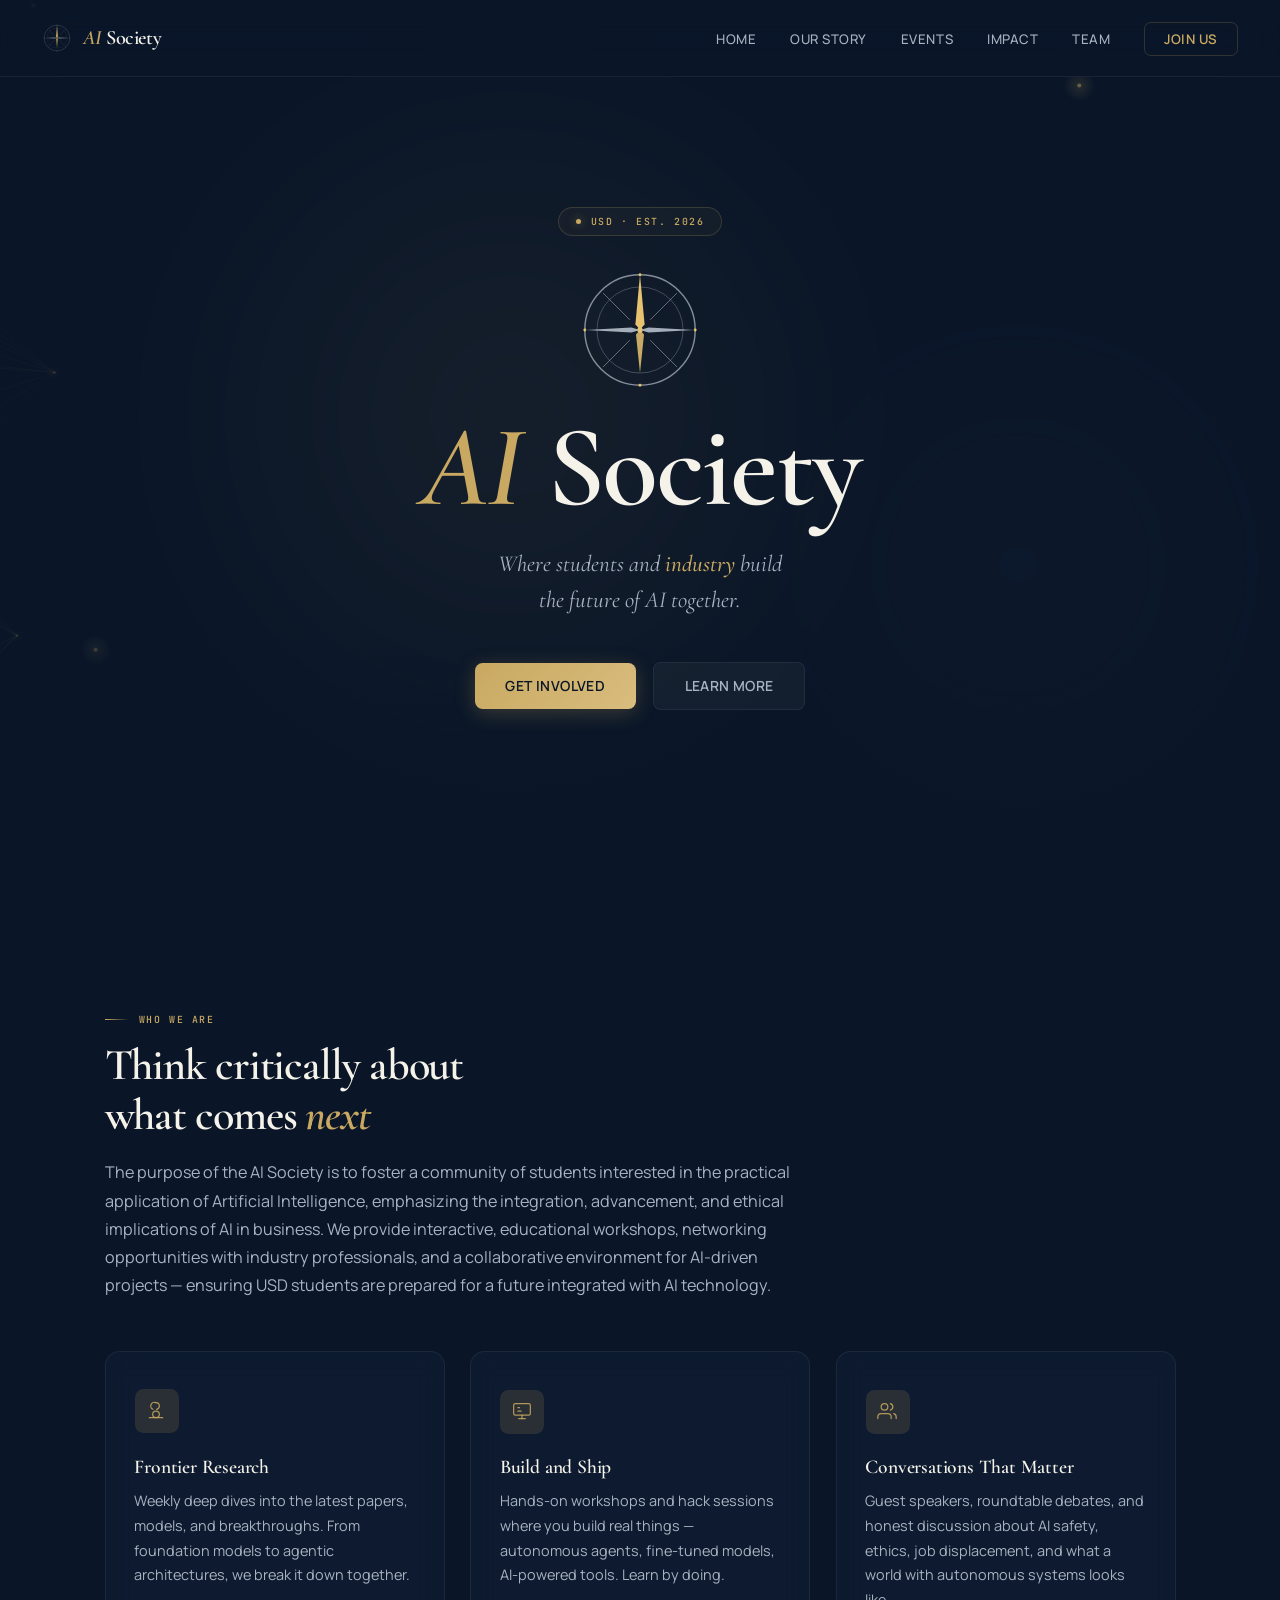
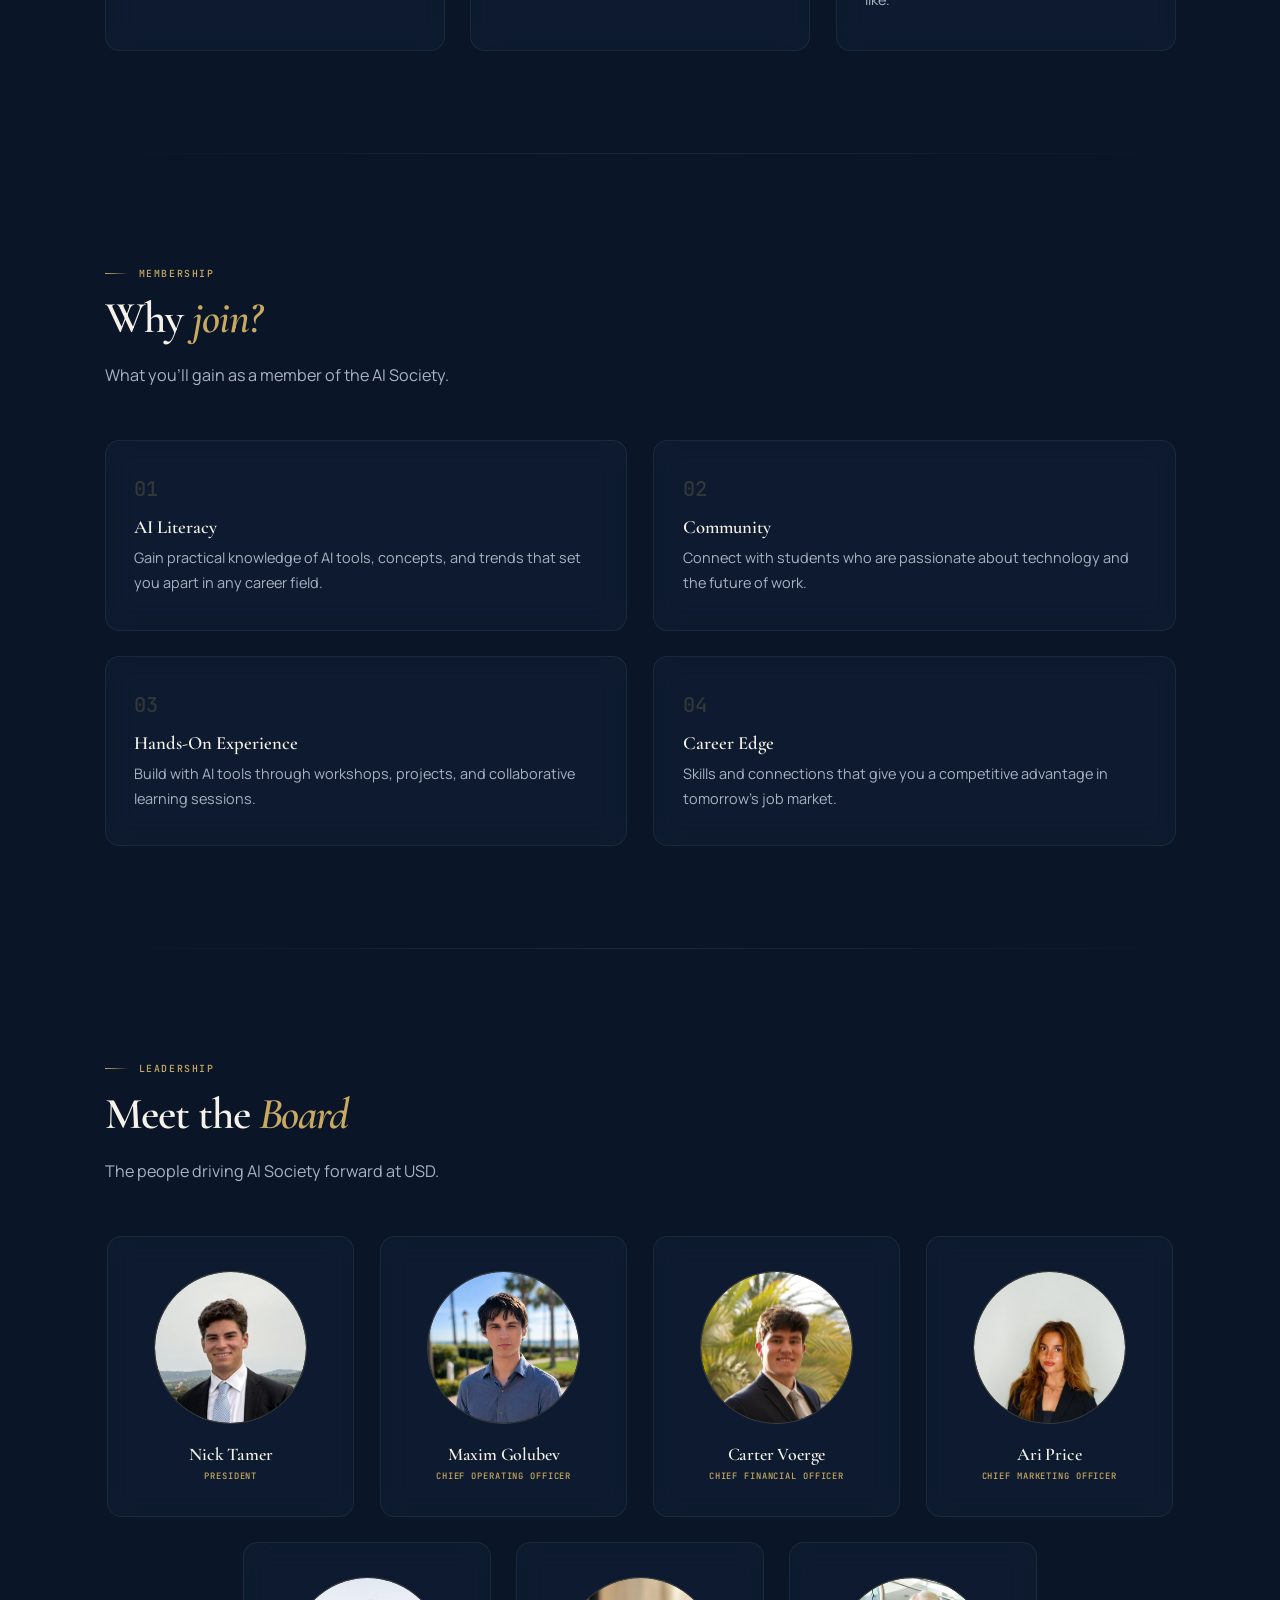
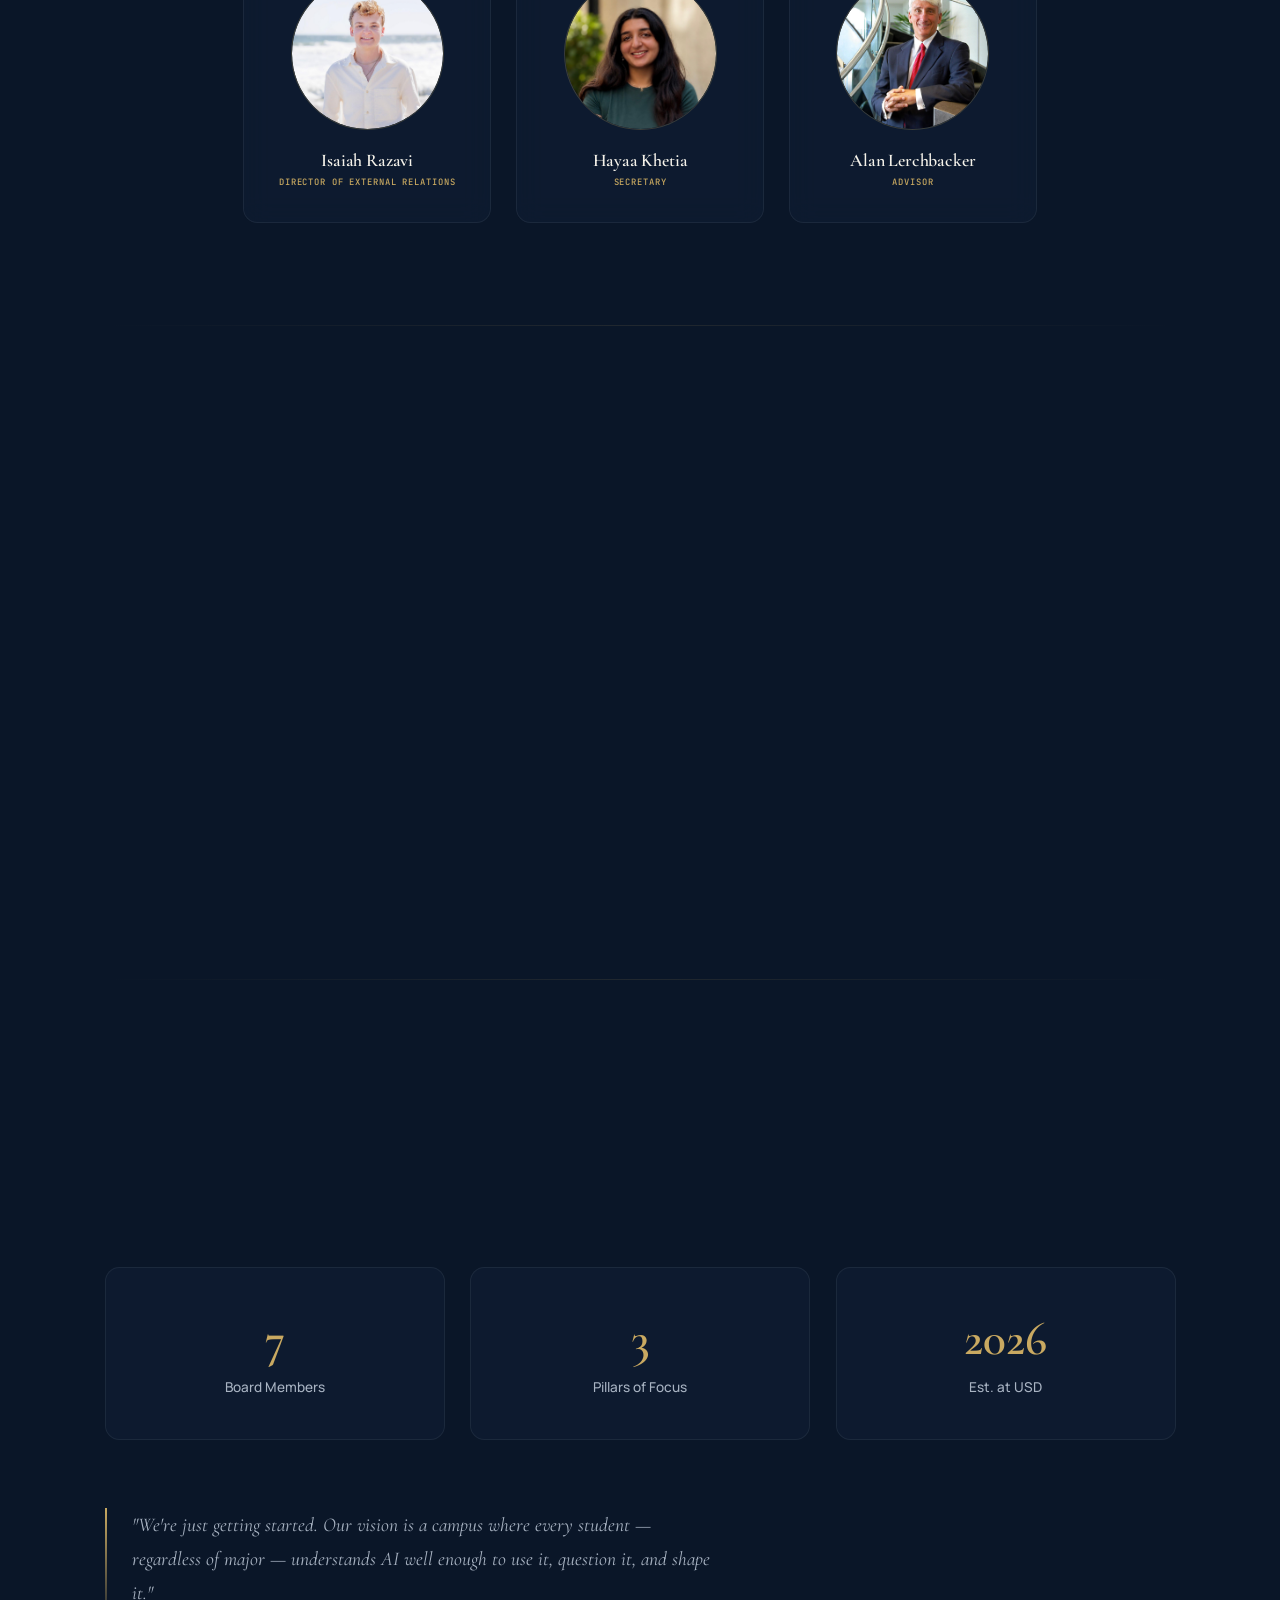
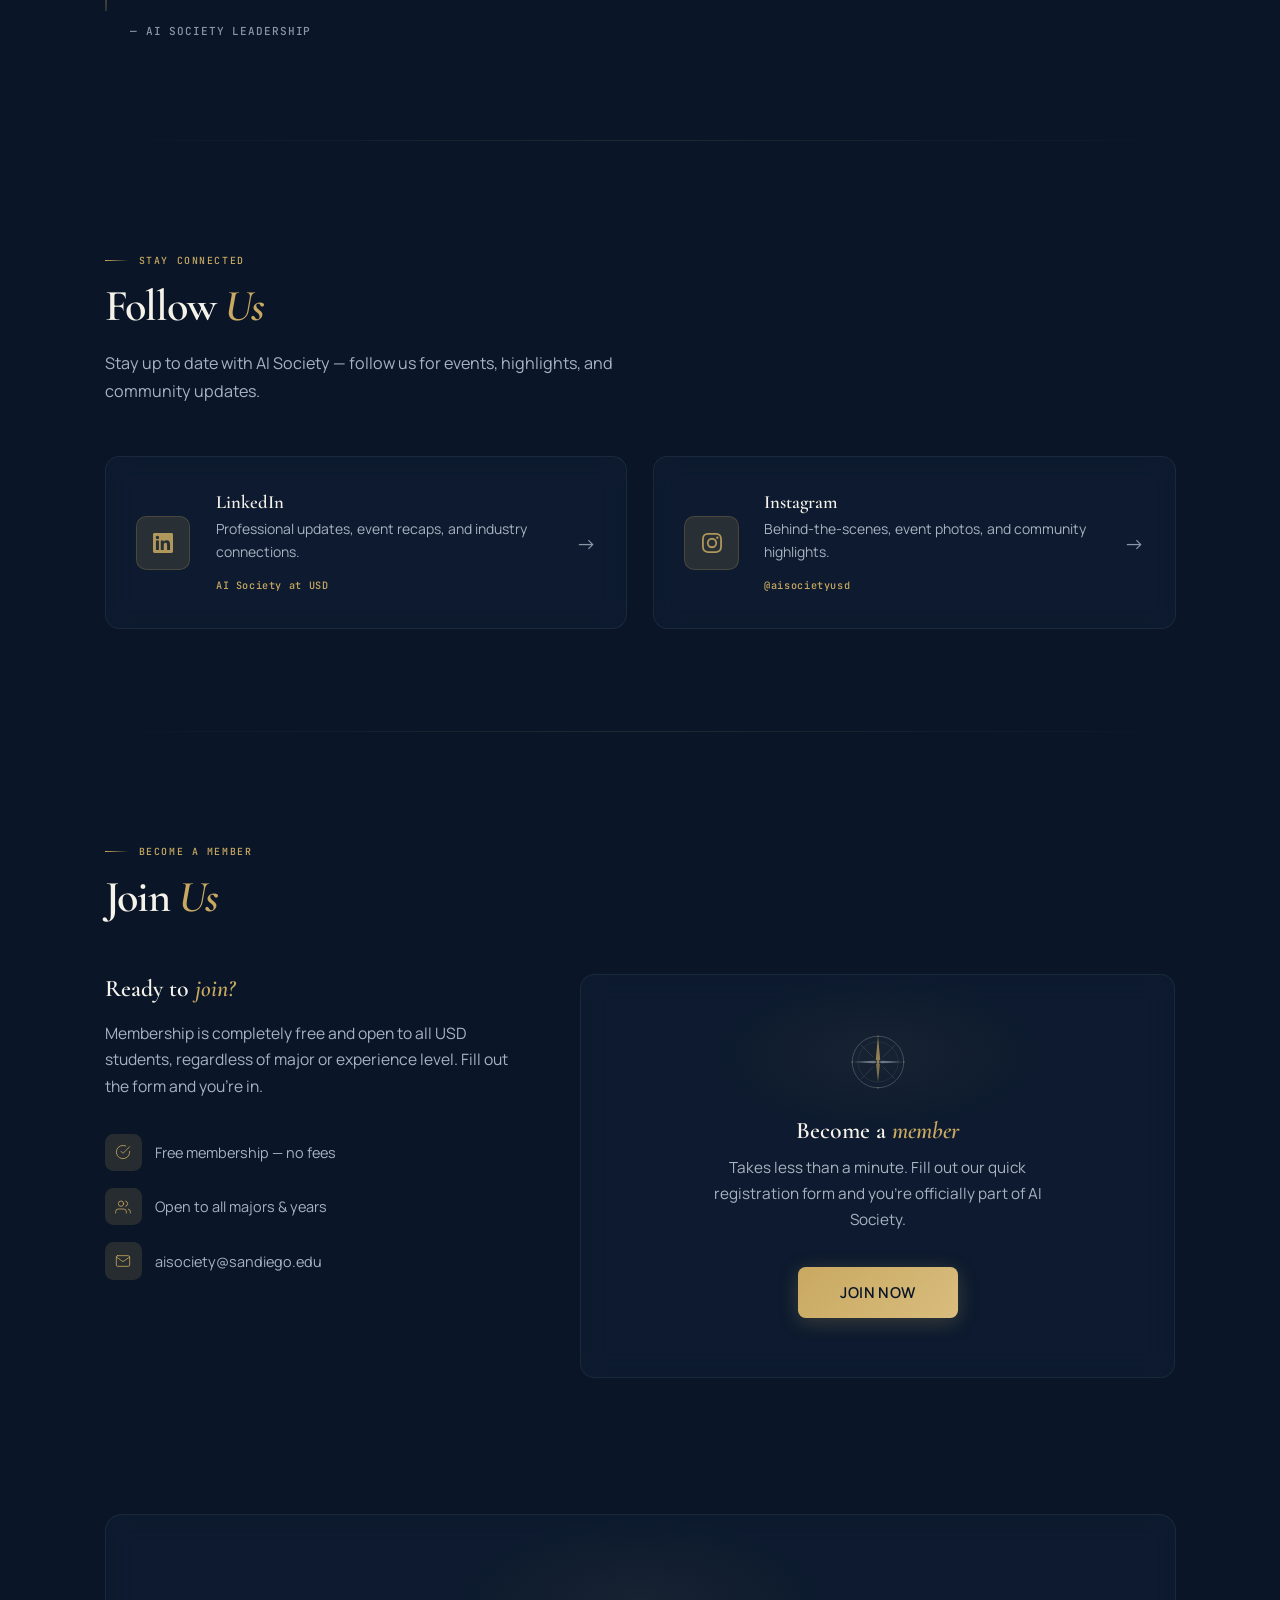
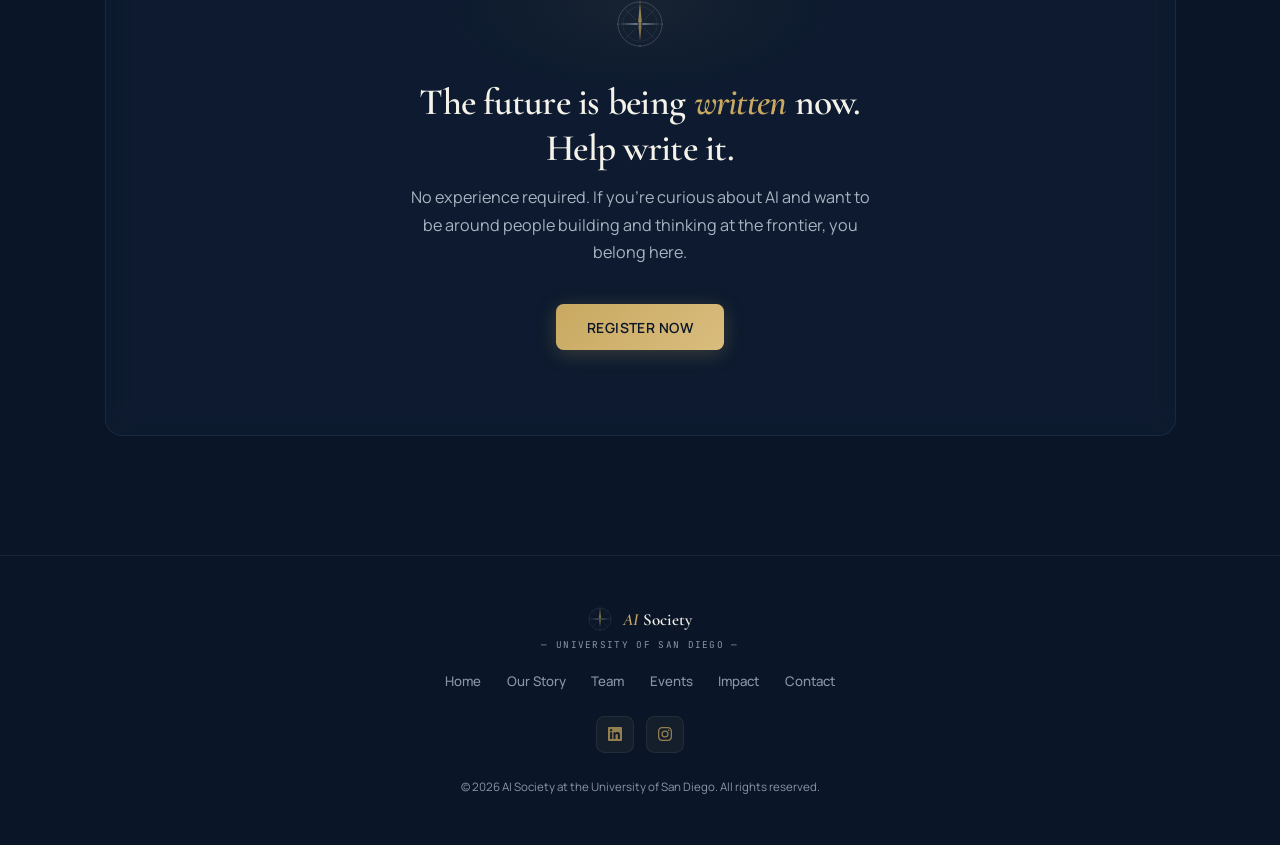
<file: index (5).html>
<!DOCTYPE html>
<html lang="en">
<head>
<meta charset="UTF-8">
<meta name="viewport" content="width=device-width, initial-scale=1.0">
<title>AI Society | University of San Diego</title>
<meta name="description" content="AI Society at the University of San Diego — Where students and industry build the future of AI together.">

<!-- Favicon (inline SVG compass rose) -->
<link rel="icon" type="image/svg+xml" href="data:image/svg+xml,%3Csvg xmlns='http://www.w3.org/2000/svg' viewBox='0 0 96 96'%3E%3Crect width='96' height='96' rx='20' fill='%230A1628'/%3E%3Ccircle cx='48' cy='48' r='38' fill='none' stroke='%23c5cdd8' stroke-width='1.2' opacity='.5'/%3E%3Ccircle cx='48' cy='48' r='29' fill='none' stroke='%23c5cdd8' stroke-width='.8' opacity='.25'/%3E%3Cpath d='M48 8 L44.5 43 L48 48 L51.5 43Z' fill='%23c9a961'/%3E%3Cpath d='M48 88 L45 52 L48 48 L51 52Z' fill='%23c9a961' opacity='.85'/%3E%3Cpath d='M8 48 L43 45.5 L48 48 L43 50.5Z' fill='%23c5cdd8' opacity='.7'/%3E%3Cpath d='M88 48 L53 45.5 L48 48 L53 50.5Z' fill='%23c5cdd8' opacity='.7'/%3E%3Ccircle cx='48' cy='48' r='2.5' fill='%23c9a961'/%3E%3C/svg%3E">

<!-- Open Graph / Social Preview -->
<meta property="og:type" content="website">
<meta property="og:title" content="AI Society | University of San Diego">
<meta property="og:description" content="Where students and industry build the future of AI together.">
<meta property="og:image" content="https://nick77coder.github.io/ai-society-usd/assets/branding/ais-lockup-stacked-navy@2x.png">
<meta name="twitter:card" content="summary_large_image">
<meta name="twitter:title" content="AI Society | University of San Diego">
<meta name="twitter:description" content="Where students and industry build the future of AI together.">
<meta name="twitter:image" content="https://nick77coder.github.io/ai-society-usd/assets/branding/ais-lockup-stacked-navy@2x.png">

<link rel="preconnect" href="https://fonts.googleapis.com">
<link rel="preconnect" href="https://fonts.gstatic.com" crossorigin>
<link href="https://fonts.googleapis.com/css2?family=Cormorant+Garamond:ital,wght@0,400;0,500;0,600;0,700;1,400;1,500;1,600;1,700&family=Manrope:wght@400;500;600;700;800&family=JetBrains+Mono:wght@400;500&display=swap" rel="stylesheet">

<!-- Google Analytics — replace G-XXXXXXXXXX with your real Measurement ID -->
<script async src="https://www.googletagmanager.com/gtag/js?id=G-XXXXXXXXXX"></script>
<script>
    window.dataLayer = window.dataLayer || [];
    function gtag(){dataLayer.push(arguments);}
    gtag('js', new Date());
    gtag('config', 'G-XXXXXXXXXX');
</script>

<style>
*, *::before, *::after { margin: 0; padding: 0; box-sizing: border-box; }

:root {
    --navy-900: #060D1A;
    --navy-800: #0A1628;
    --navy-700: #0F1E35;
    --navy-600: #18294A;
    --navy-500: #1F3458;
    --navy: #0F1E35;
    --navy-deep: #0A1628;
    --gold: #c9a961;
    --gold-light: #d9bd7e;
    --gold-dim: rgba(201, 169, 97, 0.15);
    --gold-rgb: 201, 169, 97;
    --silver: #c5cdd8;
    --silver-mid: #a8b3c2;
    --silver-dim: #8a96a8;
    --paper: #f5f2ea;
    --text: #f5f2ea;
    --text-secondary: #a8b3c2;
    --text-dim: #8a96a8;
    --border: rgba(197, 205, 216, 0.08);
    --border-gold: rgba(201, 169, 97, 0.2);
    --font-serif: 'Cormorant Garamond', 'Georgia', serif;
    --font-body: 'Manrope', system-ui, sans-serif;
    --font-mono: 'JetBrains Mono', monospace;
}

html {
    font-size: 17px;
    scroll-behavior: smooth;
    scroll-padding-top: 5rem;
    -webkit-font-smoothing: antialiased;
}

body {
    font-family: var(--font-body);
    background: var(--navy-800);
    color: var(--text);
    overflow-x: hidden;
}

a { color: inherit; text-decoration: none; }

/* ===========================
   Navigation
   =========================== */
.nav {
    position: fixed; top: 0; left: 0; right: 0; z-index: 100;
    height: 4.5rem;
    display: flex; align-items: center; justify-content: space-between;
    padding: 0 2.5rem;
    background: rgba(10, 22, 40, 0.7);
    backdrop-filter: blur(28px); -webkit-backdrop-filter: blur(28px);
    border-bottom: 1px solid var(--border);
    transition: all 0.3s;
}
.nav.scrolled {
    background: rgba(10, 22, 40, 0.9);
    box-shadow: 0 4px 24px rgba(0,0,0,0.4);
}

.nav-brand {
    display: flex; align-items: center; gap: 0.75rem;
    text-decoration: none;
}
.nav-compass {
    flex-shrink: 0;
    opacity: 0.9;
}
.nav-brand-text {
    font-family: var(--font-serif);
    font-size: 1.2rem;
    font-weight: 600;
    letter-spacing: -0.02em;
    color: var(--text);
}
.nav-brand-text em {
    font-style: italic;
    color: var(--gold);
}

.nav-links { display: flex; align-items: center; gap: 2rem; list-style: none; }
.nav-links a {
    color: var(--text-secondary); font-size: 0.78rem; font-weight: 500;
    letter-spacing: 0.04em; text-transform: uppercase;
    transition: color 0.25s;
}
.nav-links a:hover { color: var(--gold-light); }

.nav-cta {
    color: var(--gold) !important;
    font-weight: 600 !important;
    border: 1px solid var(--border-gold);
    padding: 0.4rem 1.1rem; border-radius: 0.4rem;
    transition: all 0.3s;
}
.nav-cta:hover {
    background: rgba(var(--gold-rgb), 0.08);
    border-color: rgba(var(--gold-rgb), 0.45);
}

.nav-toggle {
    display: none; flex-direction: column; gap: 5px;
    background: none; border: none; cursor: pointer; padding: 8px;
}
.nav-toggle span {
    display: block; width: 22px; height: 1.5px;
    background: var(--text); border-radius: 2px;
    transition: transform 0.2s, opacity 0.2s;
}

/* ===========================
   Hero
   =========================== */
.hero {
    position: relative; min-height: 100vh;
    display: flex; flex-direction: column; align-items: center; justify-content: center;
    text-align: center; padding: 7rem 1.5rem 6rem; overflow: hidden;
    background: var(--navy-800);
}

.hero-canvas-wrap { position: absolute; inset: 0; z-index: 0; }
.hero-canvas-wrap canvas { width: 100%; height: 100%; display: block; }

.hero-orb {
    position: absolute; border-radius: 50%; pointer-events: none; z-index: 1;
    filter: blur(120px); opacity: 0.25;
}
.hero-orb-1 {
    width: 650px; height: 650px; top: 10%; left: 45%; transform: translateX(-60%);
    background: radial-gradient(circle, rgba(var(--gold-rgb), 0.4), transparent 70%);
    animation: orbFloat1 16s ease-in-out infinite;
}
.hero-orb-2 {
    width: 500px; height: 500px; top: 35%; left: 60%;
    background: radial-gradient(circle, rgba(138, 149, 170, 0.2), transparent 70%);
    animation: orbFloat2 20s ease-in-out infinite;
}

@keyframes orbFloat1 {
    0%, 100% { transform: translateX(-60%) translateY(0); }
    50% { transform: translateX(-55%) translateY(-20px); }
}
@keyframes orbFloat2 {
    0%, 100% { transform: translateY(0); }
    50% { transform: translateY(20px); }
}

.hero::after {
    content: ''; position: absolute; bottom: 0; left: 0; right: 0; height: 16rem;
    background: linear-gradient(to top, var(--navy-deep), transparent);
    z-index: 2; pointer-events: none;
}

.hero-content {
    position: relative; z-index: 10;
    display: flex; flex-direction: column; align-items: center;
    max-width: 50rem;
}

.hero-eyebrow {
    display: inline-flex; align-items: center; gap: 0.6rem;
    font-family: var(--font-mono); font-size: 0.58rem; font-weight: 500;
    letter-spacing: 0.16em; text-transform: uppercase;
    color: var(--gold);
    padding: 0.4rem 1rem;
    border: 1px solid var(--border-gold);
    border-radius: 2rem;
    background: rgba(var(--gold-rgb), 0.04);
    opacity: 0; animation: fadeUp 0.6s ease-out 0.2s forwards;
}

.hero-eyebrow-dot {
    width: 5px; height: 5px; border-radius: 50%;
    background: var(--gold);
    box-shadow: 0 0 8px rgba(var(--gold-rgb), 0.6);
    animation: pulse 2.5s ease-in-out infinite;
}
@keyframes pulse { 0%, 100% { opacity: 1; } 50% { opacity: 0.35; } }

.hero-compass-wrap {
    position: relative;
    width: 120px; height: 120px;
    margin: 2rem 0 1.2rem;
    opacity: 0; animation: fadeUp 0.7s ease-out 0.15s forwards;
}

.hero-compass {
    width: 100%; height: 100%;
    filter: brightness(1.15);
    animation: compassSpin 30s linear infinite;
}

@keyframes compassSpin {
    from { transform: rotate(0deg); }
    to { transform: rotate(360deg); }
}

.hero h1 {
    font-family: var(--font-serif);
    font-size: clamp(4rem, 9vw, 7.5rem);
    font-weight: 600; line-height: 1; letter-spacing: -0.02em;
    margin-bottom: 1.2rem;
    opacity: 0; animation: fadeUp 0.8s ease-out 0.2s forwards;
}

.hero h1 em {
    font-style: italic;
    color: var(--gold);
}

.hero-tagline {
    font-family: var(--font-serif);
    font-size: clamp(1.1rem, 2.2vw, 1.35rem);
    font-weight: 400;
    font-style: italic;
    color: var(--text-secondary);
    line-height: 1.6;
    max-width: 30rem;
    margin-bottom: 2.5rem;
    opacity: 0; animation: fadeUp 0.6s ease-out 0.4s forwards;
}

.hero-tagline strong {
    color: var(--gold);
    font-weight: 500;
}

.hero-actions {
    display: flex; align-items: center; gap: 1rem;
    opacity: 0; animation: fadeUp 0.5s ease-out 0.6s forwards;
}

/* ===========================
   Buttons
   =========================== */
.btn {
    display: inline-flex; align-items: center; gap: 0.4rem;
    padding: 0.8rem 1.8rem; border-radius: 0.45rem;
    font-family: var(--font-body); font-size: 0.82rem; font-weight: 600;
    letter-spacing: 0.03em; text-transform: uppercase;
    cursor: pointer; transition: all 0.3s; border: none;
}

.btn-primary {
    background: linear-gradient(135deg, var(--gold), var(--gold-light));
    color: var(--navy-deep);
    box-shadow: 0 4px 20px rgba(var(--gold-rgb), 0.25);
}
.btn-primary:hover {
    transform: translateY(-2px);
    box-shadow: 0 8px 35px rgba(var(--gold-rgb), 0.35);
}

.btn-ghost {
    background: rgba(240, 236, 228, 0.04);
    color: var(--text-secondary);
    border: 1px solid var(--border);
}
.btn-ghost:hover {
    color: var(--text);
    background: rgba(240, 236, 228, 0.07);
    border-color: var(--border-gold);
    transform: translateY(-1px);
}

/* ===========================
   Sections
   =========================== */
.section {
    position: relative; z-index: 10;
    padding: 6rem 1.5rem;
    max-width: 66rem; margin: 0 auto;
}

.section-label {
    font-family: var(--font-mono); font-size: 0.58rem; font-weight: 500;
    letter-spacing: 0.16em; text-transform: uppercase;
    color: var(--gold); margin-bottom: 0.8rem;
    display: inline-flex; align-items: center; gap: 0.6rem;
}
.section-label::before {
    content: '';
    width: 24px; height: 1px;
    background: linear-gradient(90deg, var(--gold), transparent);
}

.section-title {
    font-family: var(--font-serif);
    font-size: clamp(1.8rem, 4vw, 2.6rem);
    font-weight: 600; letter-spacing: -0.025em; line-height: 1.15;
    margin-bottom: 1rem;
}
.section-title em {
    font-style: italic;
    color: var(--gold);
}

.section-desc {
    font-size: 0.95rem; color: var(--text-secondary); line-height: 1.75;
    max-width: 34rem;
}

.section-divider {
    max-width: 66rem; margin: 0 auto; padding: 0 1.5rem;
    position: relative; z-index: 10;
}
.section-divider::after {
    content: '';
    display: block; height: 1px;
    background: linear-gradient(90deg, transparent, rgba(var(--gold-rgb), 0.12), transparent);
}

/* ===========================
   Pillars / Our Story
   =========================== */
.pillars {
    display: grid; grid-template-columns: repeat(3, 1fr); gap: 1.5rem;
    margin-top: 3rem;
}

.pillar {
    background: rgba(15, 30, 53, 0.6);
    backdrop-filter: blur(12px);
    border: 1px solid var(--border);
    border-radius: 0.85rem;
    padding: 2.2rem 1.7rem;
    transition: all 0.4s cubic-bezier(0.16, 1, 0.3, 1);
    position: relative; overflow: hidden;
}
.pillar:hover {
    border-color: var(--border-gold);
    transform: translateY(-3px);
    box-shadow: 0 12px 40px rgba(0,0,0,0.3), 0 0 30px rgba(var(--gold-rgb), 0.05);
}
.pillar::after {
    content: '';
    position: absolute; top: 0; left: 50%; transform: translateX(-50%);
    width: 50%; height: 1px;
    background: linear-gradient(90deg, transparent, rgba(var(--gold-rgb), 0.25), transparent);
    opacity: 0; transition: opacity 0.4s;
}
.pillar:hover::after { opacity: 1; }

.pillar-icon {
    width: 2.6rem; height: 2.6rem;
    border-radius: 0.5rem;
    display: flex; align-items: center; justify-content: center;
    margin-bottom: 1.3rem;
    background: var(--gold-dim);
}

.pillar h3 {
    font-family: var(--font-serif);
    font-size: 1.15rem; font-weight: 600; letter-spacing: -0.01em;
    margin-bottom: 0.6rem;
}

.pillar p {
    font-size: 0.85rem; color: var(--text-secondary); line-height: 1.7;
}

/* ===========================
   Benefits / Why Join
   =========================== */
.benefits-grid {
    display: grid; grid-template-columns: repeat(2, 1fr); gap: 1.5rem;
    margin-top: 3rem;
}

.benefit-card {
    background: rgba(15, 30, 53, 0.6);
    backdrop-filter: blur(12px);
    border: 1px solid var(--border);
    border-radius: 0.85rem;
    padding: 2rem 1.7rem;
    transition: all 0.4s cubic-bezier(0.16, 1, 0.3, 1);
}
.benefit-card:hover {
    border-color: var(--border-gold);
    transform: translateY(-3px);
    box-shadow: 0 12px 40px rgba(0,0,0,0.3);
}

.benefit-number {
    font-family: var(--font-mono);
    font-size: 1.2rem; font-weight: 500;
    color: rgba(var(--gold-rgb), 0.2);
    margin-bottom: 0.8rem;
    transition: color 0.3s;
}
.benefit-card:hover .benefit-number { color: var(--gold); }

.benefit-card h3 {
    font-family: var(--font-serif);
    font-size: 1.1rem; font-weight: 600;
    margin-bottom: 0.5rem;
}

.benefit-card p {
    font-size: 0.85rem; color: var(--text-secondary); line-height: 1.7;
}

/* ===========================
   Events
   =========================== */
.events-grid {
    display: grid; grid-template-columns: repeat(2, 1fr); gap: 1.5rem;
    margin-top: 3rem;
}

.event-card {
    background: rgba(15, 30, 53, 0.6);
    backdrop-filter: blur(12px);
    border: 1px solid var(--border);
    border-radius: 0.85rem;
    padding: 1.8rem;
    display: flex; gap: 1.3rem; align-items: flex-start;
    transition: all 0.4s cubic-bezier(0.16, 1, 0.3, 1);
}
.event-card:hover {
    border-color: var(--border-gold);
    transform: translateY(-2px);
    box-shadow: 0 8px 30px rgba(0,0,0,0.25);
}

.event-date-box {
    flex-shrink: 0;
    width: 3.5rem; height: 3.5rem;
    background: var(--gold-dim);
    border: 1px solid var(--border-gold);
    border-radius: 0.5rem;
    display: flex; flex-direction: column; align-items: center; justify-content: center;
    position: relative; overflow: hidden;
}
.event-date-box::before {
    content: '';
    position: absolute; top: 0; left: 0; right: 0; height: 2px;
    background: linear-gradient(90deg, var(--gold), var(--gold-light));
}

.event-date-month {
    font-family: var(--font-mono); font-size: 0.48rem; font-weight: 500;
    letter-spacing: 0.1em; text-transform: uppercase; color: var(--gold);
}
.event-date-day {
    font-size: 1.15rem; font-weight: 700; letter-spacing: -0.03em; line-height: 1;
}

.event-info h4 {
    font-family: var(--font-serif);
    font-size: 1rem; font-weight: 600;
    margin-bottom: 0.35rem;
}
.event-info p {
    font-size: 0.78rem; color: var(--text-dim); line-height: 1.6;
}

.event-tag {
    display: inline-block;
    font-family: var(--font-mono); font-size: 0.52rem; font-weight: 500;
    letter-spacing: 0.08em; text-transform: uppercase;
    color: var(--gold); margin-top: 0.6rem;
    padding: 0.2rem 0.5rem;
    border: 1px solid var(--border-gold);
    border-radius: 0.25rem;
    background: rgba(var(--gold-rgb), 0.05);
}

/* ===========================
   Impact
   =========================== */
.impact-grid {
    display: grid; grid-template-columns: repeat(3, 1fr); gap: 1.5rem;
    margin-top: 3rem; margin-bottom: 3rem;
}

.impact-stat {
    text-align: center;
    padding: 2.5rem 1.5rem;
    background: rgba(15, 30, 53, 0.6);
    border: 1px solid var(--border);
    border-radius: 0.85rem;
    transition: all 0.4s;
}
.impact-stat:hover {
    border-color: var(--border-gold);
    transform: translateY(-2px);
}

.stat-value {
    display: block;
    font-family: var(--font-serif);
    font-size: 2.8rem; font-weight: 600;
    color: var(--gold);
    margin-bottom: 0.3rem;
}

.stat-label {
    font-size: 0.8rem; color: var(--text-secondary); font-weight: 500;
}

.impact-quote {
    max-width: 36rem; padding-top: 1rem;
}

.impact-quote blockquote {
    font-family: var(--font-serif);
    font-size: 1.15rem; font-style: italic;
    color: var(--text-secondary); line-height: 1.75;
    margin-bottom: 0.8rem;
    padding-left: 1.5rem;
    border-left: 2px solid;
    border-image: linear-gradient(to bottom, var(--gold), rgba(var(--gold-rgb), 0.2)) 1;
}

.quote-attr {
    font-family: var(--font-mono);
    font-size: 0.65rem; font-weight: 500;
    color: var(--text-dim);
    letter-spacing: 0.08em; text-transform: uppercase;
    padding-left: 1.5rem;
}

/* ===========================
   Contact
   =========================== */
/* ===========================
   Registration (info + embed)
   =========================== */
.register-layout {
    display: grid;
    grid-template-columns: 1fr 1.4fr;
    gap: 3rem; align-items: start;
    margin-top: 3rem;
}

.contact-info h3 {
    font-family: var(--font-serif);
    font-size: 1.4rem; font-weight: 600;
    margin-bottom: 1rem;
}
.contact-info h3 em { font-style: italic; color: var(--gold); }

.contact-info p {
    font-size: 0.92rem; color: var(--text-secondary); line-height: 1.7;
    margin-bottom: 2rem;
}

.contact-detail {
    display: flex; align-items: center; gap: 0.75rem;
    margin-bottom: 1rem;
}

.contact-detail-icon {
    width: 2.2rem; height: 2.2rem;
    border-radius: 0.5rem;
    background: var(--gold-dim);
    display: flex; align-items: center; justify-content: center;
    flex-shrink: 0;
}

.contact-detail span {
    font-size: 0.85rem; color: var(--text-secondary);
}

.register-cta-box {
    background: rgba(15, 30, 53, 0.6);
    backdrop-filter: blur(12px);
    border: 1px solid var(--border);
    border-radius: 0.85rem;
    padding: 3.5rem 2.5rem;
    position: relative; overflow: hidden;
    text-align: center;
    display: flex; flex-direction: column; align-items: center;
    justify-content: center;
}
.register-cta-box::before {
    content: '';
    position: absolute; top: -1px; left: 50%; transform: translateX(-50%);
    width: 200px; height: 1px;
    background: linear-gradient(90deg, transparent, var(--gold), transparent);
}
.register-cta-box::after {
    content: '';
    position: absolute; top: 0; left: 50%; transform: translateX(-50%);
    width: 350px; height: 160px;
    background: radial-gradient(ellipse, rgba(var(--gold-rgb), 0.06) 0%, transparent 70%);
    pointer-events: none;
}
.register-compass {
    opacity: 0.7; margin-bottom: 1.5rem;
    position: relative; z-index: 1;
}
.register-cta-box h3 {
    font-family: var(--font-serif);
    font-size: 1.4rem; font-weight: 600;
    margin-bottom: 0.6rem;
    position: relative; z-index: 1;
}
.register-cta-box h3 em { font-style: italic; color: var(--gold); }
.register-cta-box p {
    font-size: 0.9rem; color: var(--text-secondary); line-height: 1.7;
    max-width: 22rem; margin-bottom: 2rem;
    position: relative; z-index: 1;
}
.register-cta-box .btn-primary {
    position: relative; z-index: 1;
    padding: 0.9rem 2.5rem; font-size: 0.88rem;
}

/* ===========================
   Join CTA
   =========================== */
.join {
    position: relative; z-index: 10;
    padding: 2rem 1.5rem 7rem;
    text-align: center;
    max-width: 66rem; margin: 0 auto;
}

.join-box {
    background: rgba(15, 30, 53, 0.6);
    backdrop-filter: blur(12px);
    border: 1px solid var(--border);
    border-radius: 1rem;
    padding: 5rem 2rem;
    position: relative; overflow: hidden;
}
.join-box::before {
    content: ''; position: absolute; top: -1px; left: 50%; transform: translateX(-50%);
    width: 280px; height: 1px;
    background: linear-gradient(90deg, transparent, var(--gold), var(--gold-light), transparent);
}
.join-box::after {
    content: '';
    position: absolute; top: 0; left: 50%; transform: translateX(-50%);
    width: 400px; height: 180px;
    background: radial-gradient(ellipse, rgba(var(--gold-rgb), 0.06) 0%, transparent 70%);
    pointer-events: none;
}

.join-compass {
    width: 48px; height: 48px;
    margin-bottom: 1.5rem;
    opacity: 0.7;
    position: relative; z-index: 1;
}

.join-box h2 {
    font-family: var(--font-serif);
    font-size: clamp(1.5rem, 3.5vw, 2.2rem);
    font-weight: 600; letter-spacing: -0.02em;
    margin-bottom: 0.8rem;
    position: relative; z-index: 1;
}
.join-box h2 em { font-style: italic; color: var(--gold); }

.join-box p {
    font-size: 0.95rem; color: var(--text-secondary); line-height: 1.7;
    max-width: 28rem; margin: 0 auto 2.2rem;
    position: relative; z-index: 1;
}

.join-box .btn-primary {
    position: relative; z-index: 1;
}

/* ===========================
   Footer
   =========================== */
.footer {
    position: relative; z-index: 10;
    padding: 3rem 2rem;
    text-align: center;
    border-top: 1px solid var(--border);
    background: rgba(10, 22, 40, 0.5);
}

.footer-content { max-width: 66rem; margin: 0 auto; }

.footer-brand {
    display: inline-flex; align-items: center; gap: 0.6rem;
    margin-bottom: 0.4rem;
}
.footer-brand svg { opacity: 0.7; flex-shrink: 0; }

.footer-brand-text {
    font-family: var(--font-serif);
    font-size: 1rem; font-weight: 600;
}
.footer-brand-text em { font-style: italic; color: var(--gold); }

.footer-sub {
    font-family: var(--font-mono);
    font-size: 0.55rem;
    letter-spacing: 0.14em; text-transform: uppercase;
    color: var(--text-dim);
    margin-bottom: 1.25rem;
}

.footer-links {
    display: flex; justify-content: center; gap: 1.5rem;
    flex-wrap: wrap; margin-bottom: 1.5rem;
}
.footer-links a {
    color: var(--text-dim); font-size: 0.78rem; font-weight: 500;
    transition: color 0.2s;
}
.footer-links a:hover { color: var(--gold); }

.footer-copy { font-size: 0.68rem; color: var(--text-dim); }

/* ===========================
   Animations
   =========================== */
@keyframes fadeUp {
    from { opacity: 0; transform: translateY(20px); }
    to { opacity: 1; transform: translateY(0); }
}

.reveal {
    opacity: 0; transform: translateY(24px);
    transition: opacity 0.8s cubic-bezier(0.16, 1, 0.3, 1), transform 0.8s cubic-bezier(0.16, 1, 0.3, 1);
}
.reveal.visible { opacity: 1; transform: translateY(0); }

.stagger > * {
    opacity: 0; transform: translateY(20px);
    transition: opacity 0.6s cubic-bezier(0.16, 1, 0.3, 1), transform 0.6s cubic-bezier(0.16, 1, 0.3, 1);
}
.stagger.visible > *:nth-child(1) { transition-delay: 0s; }
.stagger.visible > *:nth-child(2) { transition-delay: 0.08s; }
.stagger.visible > *:nth-child(3) { transition-delay: 0.16s; }
.stagger.visible > *:nth-child(4) { transition-delay: 0.24s; }
.stagger.visible > *:nth-child(5) { transition-delay: 0.32s; }
.stagger.visible > *:nth-child(6) { transition-delay: 0.40s; }
.stagger.visible > *:nth-child(7) { transition-delay: 0.48s; }
.stagger.visible > * { opacity: 1; transform: translateY(0); }

/* ===========================
   Team / Leadership
   =========================== */
.team-grid {
    display: flex; flex-wrap: wrap; justify-content: center; gap: 1.5rem;
    margin-top: 3rem;
}
.team-card {
    flex: 0 1 calc(25% - 1.2rem);
    min-width: 180px;
    background: rgba(15, 30, 53, 0.6);
    backdrop-filter: blur(12px);
    border: 1px solid var(--border);
    border-radius: 0.85rem;
    padding: 2rem 1.3rem;
    text-align: center;
    transition: all 0.4s cubic-bezier(0.16, 1, 0.3, 1);
}
.team-card:hover {
    border-color: var(--border-gold);
    transform: translateY(-3px);
    box-shadow: 0 12px 40px rgba(0,0,0,0.3), 0 0 30px rgba(var(--gold-rgb), 0.05);
}
.team-avatar {
    width: 9rem; height: 9rem;
    border-radius: 50%;
    margin: 0 auto 1.2rem;
    background: linear-gradient(135deg, rgba(var(--gold-rgb), 0.08), rgba(var(--gold-rgb), 0.02));
    border: 1.5px solid var(--border-gold);
    display: flex; align-items: center; justify-content: center;
    overflow: hidden;
    transition: border-color 0.3s;
}
.team-card:hover .team-avatar {
    border-color: rgba(var(--gold-rgb), 0.5);
}
.team-avatar img {
    width: 100%; height: 100%;
    object-fit: cover;
    object-position: center 20%;
    border-radius: 50%;
}
.team-card h3 {
    font-family: var(--font-serif);
    font-size: 1.05rem; font-weight: 600;
    letter-spacing: -0.01em;
    margin-bottom: 0.25rem;
}
.team-role {
    font-family: var(--font-mono);
    font-size: 0.52rem; font-weight: 500;
    letter-spacing: 0.1em; text-transform: uppercase;
    color: var(--gold);
}

/* ===========================
   Social / Follow Us
   =========================== */
.social-grid {
    display: grid; grid-template-columns: repeat(2, 1fr); gap: 1.5rem;
    margin-top: 3rem;
}
.social-card {
    background: rgba(15, 30, 53, 0.6);
    backdrop-filter: blur(12px);
    border: 1px solid var(--border);
    border-radius: 0.85rem;
    padding: 2rem 1.8rem;
    display: flex; align-items: center; gap: 1.5rem;
    transition: all 0.4s cubic-bezier(0.16, 1, 0.3, 1);
    text-decoration: none; cursor: pointer;
}
.social-card:hover {
    border-color: var(--border-gold);
    transform: translateY(-3px);
    box-shadow: 0 12px 40px rgba(0,0,0,0.3), 0 0 30px rgba(var(--gold-rgb), 0.05);
}
.social-icon {
    width: 3.2rem; height: 3.2rem;
    border-radius: 0.6rem;
    background: var(--gold-dim);
    border: 1px solid var(--border-gold);
    display: flex; align-items: center; justify-content: center;
    flex-shrink: 0; transition: all 0.3s;
}
.social-card:hover .social-icon {
    background: rgba(var(--gold-rgb), 0.12);
    border-color: rgba(var(--gold-rgb), 0.4);
}
.social-info { flex: 1; }
.social-info h3 {
    font-family: var(--font-serif);
    font-size: 1.1rem; font-weight: 600;
    margin-bottom: 0.3rem;
}
.social-info p {
    font-size: 0.82rem; color: var(--text-secondary); line-height: 1.6;
    margin-bottom: 0.5rem;
}
.social-handle {
    font-family: var(--font-mono);
    font-size: 0.6rem; font-weight: 500;
    letter-spacing: 0.06em; color: var(--gold);
}
.social-arrow {
    font-size: 1.2rem; color: var(--text-dim);
    transition: all 0.3s; flex-shrink: 0;
}
.social-card:hover .social-arrow {
    color: var(--gold); transform: translateX(3px);
}

/* ===========================
   Footer Social
   =========================== */
.footer-social {
    display: flex; justify-content: center; gap: 0.75rem;
    margin-bottom: 1.5rem;
}
.footer-social a {
    width: 2.2rem; height: 2.2rem;
    border-radius: 0.5rem;
    background: rgba(var(--gold-rgb), 0.06);
    border: 1px solid var(--border);
    display: flex; align-items: center; justify-content: center;
    transition: all 0.3s;
}
.footer-social a:hover {
    background: rgba(var(--gold-rgb), 0.12);
    border-color: var(--border-gold);
    transform: translateY(-2px);
}

/* ===========================
   Mobile
   =========================== */
@media (max-width: 768px) {
    .nav { padding: 0 1.25rem; }
    .nav-links .hide-mobile { display: none; }
    .nav-toggle { display: flex; }

    .nav-links {
        position: fixed; top: 4.5rem; left: 0; right: 0;
        background: rgba(10, 22, 40, 0.95);
        backdrop-filter: blur(28px);
        flex-direction: column;
        padding: 1rem 1.5rem 1.5rem;
        border-bottom: 1px solid var(--border);
        transform: translateY(-110%);
        transition: transform 0.3s ease;
        z-index: 999;
    }
    .nav-links.open { transform: translateY(0); }
    .nav-links.open .hide-mobile { display: block; }
    .nav-links li { width: 100%; }
    .nav-links a { display: block; padding: 0.75rem 0; font-size: 0.85rem; }

    .hero { padding: 5.5rem 1.25rem 4rem; }
    .hero h1 { font-size: clamp(2.5rem, 12vw, 3.5rem); }
    .hero-compass-wrap { width: 90px; height: 90px; }
    .hero-tagline { font-size: 1rem; }
    .hero-actions { flex-direction: column; width: 100%; }
    .btn { width: 100%; justify-content: center; }

    .section { padding: 4rem 1.25rem; }
    .pillars { grid-template-columns: 1fr; }
    .benefits-grid { grid-template-columns: 1fr; }
    .events-grid { grid-template-columns: 1fr; }
    .impact-grid { grid-template-columns: 1fr; }
    .register-layout { grid-template-columns: 1fr; gap: 2rem; }
    .register-cta-box { padding: 2.5rem 1.5rem; }
    .team-grid .team-card { flex: 0 1 calc(50% - 0.75rem); }
    .team-avatar { width: 7rem; height: 7rem; }
    .social-grid { grid-template-columns: 1fr; }
    .join-box { padding: 3.5rem 1.5rem; }
    .contact-box { padding: 1.75rem; }
}
</style>
</head>
<body>

<!-- Nav -->
<nav class="nav" id="navbar">
    <a href="#home" class="nav-brand">
        <svg class="nav-compass" width="28" height="28" viewBox="0 0 96 96" aria-label="AI Society">
            <circle cx="48" cy="48" r="44.16" fill="none" stroke="#c5cdd8" stroke-width="1.15" opacity="0.55"/>
            <circle cx="48" cy="48" r="34.44" fill="none" stroke="#c5cdd8" stroke-width="0.77" opacity="0.25"/>
            <line x1="56.14" y1="39.86" x2="77.57" y2="18.43" stroke="rgba(197,205,216,0.55)" stroke-width="0.58"/>
            <line x1="56.14" y1="56.14" x2="77.57" y2="77.57" stroke="rgba(197,205,216,0.55)" stroke-width="0.58"/>
            <line x1="39.86" y1="56.14" x2="18.43" y2="77.57" stroke="rgba(197,205,216,0.55)" stroke-width="0.58"/>
            <line x1="39.86" y1="39.86" x2="18.43" y2="18.43" stroke="rgba(197,205,216,0.55)" stroke-width="0.58"/>
            <path d="M 4.61 48 L 41.1 45.93 L 48 48 L 41.1 50.07 Z" fill="#c5cdd8" opacity="0.7"/>
            <path d="M 91.39 48 L 54.9 45.93 L 48 48 L 54.9 50.07 Z" fill="#c5cdd8" opacity="0.7"/>
            <path d="M 48 3.84 L 44.31 43.4 L 48 48 L 51.69 43.4 Z" fill="#c9a961"/>
            <path d="M 48 82.47 L 44.78 51.7 L 48 48 L 51.22 51.7 Z" fill="#c9a961" opacity="0.85"/>
            <circle cx="48" cy="48" r="2.11" fill="#c9a961"/>
            <circle cx="92.16" cy="48" r="1.15" fill="#c9a961"/>
            <circle cx="48" cy="92.16" r="1.15" fill="#c9a961"/>
            <circle cx="3.84" cy="48" r="1.15" fill="#c9a961"/>
            <circle cx="48" cy="3.84" r="1.15" fill="#c9a961"/>
        </svg>
        <span class="nav-brand-text"><em>AI</em> Society</span>
    </a>
    <button class="nav-toggle" id="nav-toggle" aria-label="Toggle navigation">
        <span></span><span></span><span></span>
    </button>
    <ul class="nav-links" id="nav-links">
        <li class="hide-mobile"><a href="#home">Home</a></li>
        <li class="hide-mobile"><a href="#our-story">Our Story</a></li>
        <li class="hide-mobile"><a href="#events">Events</a></li>
        <li class="hide-mobile"><a href="#impact">Impact</a></li>
        <li class="hide-mobile"><a href="#team">Team</a></li>
        <li><a href="#contact" class="nav-cta">Join Us</a></li>
    </ul>
</nav>

<!-- Hero -->
<section class="hero" id="home">
    <div class="hero-canvas-wrap"><canvas id="heroCanvas"></canvas></div>
    <div class="hero-orb hero-orb-1"></div>
    <div class="hero-orb hero-orb-2"></div>

    <div class="hero-content">
        <div class="hero-eyebrow">
            <span class="hero-eyebrow-dot"></span>
            USD &middot; Est. 2026
        </div>
        <div class="hero-compass-wrap">
            <svg class="hero-compass" width="120" height="120" viewBox="0 0 256 256" aria-label="AI Society compass">
                <circle cx="128" cy="128" r="117.76" fill="none" stroke="#c5cdd8" stroke-width="3.07" opacity="0.55"/>
                <circle cx="128" cy="128" r="91.85" fill="none" stroke="#c5cdd8" stroke-width="2.05" opacity="0.25"/>
                <line x1="149.7" y1="106.3" x2="206.86" y2="49.14" stroke="rgba(197,205,216,0.55)" stroke-width="1.54"/>
                <line x1="149.7" y1="149.7" x2="206.86" y2="206.86" stroke="rgba(197,205,216,0.55)" stroke-width="1.54"/>
                <line x1="106.3" y1="149.7" x2="49.14" y2="206.86" stroke="rgba(197,205,216,0.55)" stroke-width="1.54"/>
                <line x1="106.3" y1="106.3" x2="49.14" y2="49.14" stroke="rgba(197,205,216,0.55)" stroke-width="1.54"/>
                <path d="M 12.29 128 L 109.6 122.48 L 128 128 L 109.6 133.52 Z" fill="#c5cdd8" opacity="0.7"/>
                <path d="M 243.71 128 L 146.4 122.48 L 128 128 L 146.4 133.52 Z" fill="#c5cdd8" opacity="0.7"/>
                <path d="M 128 10.24 L 118.18 115.73 L 128 128 L 137.82 115.73 Z" fill="#c9a961"/>
                <path d="M 128 219.91 L 119.42 137.86 L 128 128 L 136.58 137.86 Z" fill="#c9a961" opacity="0.85"/>
                <circle cx="128" cy="128" r="5.63" fill="#c9a961"/>
                <circle cx="245.76" cy="128" r="3.07" fill="#c9a961"/>
                <circle cx="128" cy="245.76" r="3.07" fill="#c9a961"/>
                <circle cx="10.24" cy="128" r="3.07" fill="#c9a961"/>
                <circle cx="128" cy="10.24" r="3.07" fill="#c9a961"/>
            </svg>
        </div>
        <h1><em>AI</em> Society</h1>
        <p class="hero-tagline">Where students and <strong>industry</strong> build<br>the future of AI together.</p>
        <div class="hero-actions">
            <a href="#contact" class="btn btn-primary">Get Involved</a>
            <a href="#our-story" class="btn btn-ghost">Learn More</a>
        </div>
    </div>
</section>

<!-- Our Story -->
<section class="section" id="our-story">
    <div class="reveal">
        <div class="section-label">Who We Are</div>
        <div class="section-title">Think critically about<br>what comes <em>next</em></div>
        <div class="section-desc" style="max-width:42rem">The purpose of the AI Society is to foster a community of students interested in the practical application of Artificial Intelligence, emphasizing the integration, advancement, and ethical implications of AI in business. We provide interactive, educational workshops, networking opportunities with industry professionals, and a collaborative environment for AI-driven projects — ensuring USD students are prepared for a future integrated with AI technology.</div>
    </div>

    <div class="pillars stagger">
        <div class="pillar">
            <div class="pillar-icon">
                <svg width="20" height="20" viewBox="0 0 24 24" fill="none" stroke="rgba(201,169,97,0.85)" stroke-width="1.5" stroke-linecap="round"><path d="M12 2a4 4 0 0 1 4 4c0 1.95-1.4 3.58-3.25 3.93"/><path d="M8.24 9.93A4 4 0 0 1 12 2"/><circle cx="12" cy="16" r="4"/><path d="M4 20h16"/></svg>
            </div>
            <h3>Frontier Research</h3>
            <p>Weekly deep dives into the latest papers, models, and breakthroughs. From foundation models to agentic architectures, we break it down together.</p>
        </div>
        <div class="pillar">
            <div class="pillar-icon">
                <svg width="20" height="20" viewBox="0 0 24 24" fill="none" stroke="rgba(201,169,97,0.85)" stroke-width="1.5" stroke-linecap="round"><rect x="2" y="3" width="20" height="14" rx="2"/><path d="M8 21h8"/><path d="M12 17v4"/><path d="M7 8h2"/><path d="M7 12h4"/></svg>
            </div>
            <h3>Build and Ship</h3>
            <p>Hands-on workshops and hack sessions where you build real things — autonomous agents, fine-tuned models, AI-powered tools. Learn by doing.</p>
        </div>
        <div class="pillar">
            <div class="pillar-icon">
                <svg width="20" height="20" viewBox="0 0 24 24" fill="none" stroke="rgba(201,169,97,0.85)" stroke-width="1.5" stroke-linecap="round"><path d="M17 21v-2a4 4 0 0 0-4-4H5a4 4 0 0 0-4 4v2"/><circle cx="9" cy="7" r="4"/><path d="M23 21v-2a4 4 0 0 0-3-3.87"/><path d="M16 3.13a4 4 0 0 1 0 7.75"/></svg>
            </div>
            <h3>Conversations That Matter</h3>
            <p>Guest speakers, roundtable debates, and honest discussion about AI safety, ethics, job displacement, and what a world with autonomous systems looks like.</p>
        </div>
    </div>
</section>

<div class="section-divider"></div>

<!-- Why Join -->
<section class="section" id="why-join">
    <div class="reveal">
        <div class="section-label">Membership</div>
        <div class="section-title">Why <em>join?</em></div>
        <div class="section-desc">What you'll gain as a member of the AI Society.</div>
    </div>

    <div class="benefits-grid stagger">
        <div class="benefit-card">
            <div class="benefit-number">01</div>
            <h3>AI Literacy</h3>
            <p>Gain practical knowledge of AI tools, concepts, and trends that set you apart in any career field.</p>
        </div>
        <div class="benefit-card">
            <div class="benefit-number">02</div>
            <h3>Community</h3>
            <p>Connect with students who are passionate about technology and the future of work.</p>
        </div>
        <div class="benefit-card">
            <div class="benefit-number">03</div>
            <h3>Hands-On Experience</h3>
            <p>Build with AI tools through workshops, projects, and collaborative learning sessions.</p>
        </div>
        <div class="benefit-card">
            <div class="benefit-number">04</div>
            <h3>Career Edge</h3>
            <p>Skills and connections that give you a competitive advantage in tomorrow's job market.</p>
        </div>
    </div>
</section>

<div class="section-divider"></div>

<!-- Team / Leadership -->
<section class="section" id="team">
    <div class="reveal">
        <div class="section-label">Leadership</div>
        <div class="section-title">Meet the <em>Board</em></div>
        <div class="section-desc">The people driving AI Society forward at USD.</div>
    </div>

    <div class="team-grid stagger">
        <!-- ── Executive Board ── -->
        <div class="team-card">
            <div class="team-avatar">
                <img src="photos/nick-tamer.jpg" alt="Nick Tamer">
            </div>
            <h3>Nick Tamer</h3>
            <div class="team-role">President</div>
        </div>
        <div class="team-card">
            <div class="team-avatar">
                <img src="photos/maxim-golubev.jpg" alt="Maxim Golubev">
            </div>
            <h3>Maxim Golubev</h3>
            <div class="team-role">Chief Operating Officer</div>
        </div>
        <div class="team-card">
            <div class="team-avatar">
                <img src="photos/carter-voerge.jpg" alt="Carter Voerge">
            </div>
            <h3>Carter Voerge</h3>
            <div class="team-role">Chief Financial Officer</div>
        </div>
        <div class="team-card">
            <div class="team-avatar">
                <img src="photos/ari-price.jpg" alt="Ari Price">
            </div>
            <h3>Ari Price</h3>
            <div class="team-role">Chief Marketing Officer</div>
        </div>

        <!-- ── Operations & Advisory ── -->
        <div class="team-card">
            <div class="team-avatar">
                <img src="photos/isaiah-razavi.jpg" alt="Isaiah Razavi">
            </div>
            <h3>Isaiah Razavi</h3>
            <div class="team-role">Director of External Relations</div>
        </div>
        <div class="team-card">
            <div class="team-avatar">
                <img src="photos/hayaa-khetia.jpg" alt="Hayaa Khetia">
            </div>
            <h3>Hayaa Khetia</h3>
            <div class="team-role">Secretary</div>
        </div>
        <div class="team-card">
            <div class="team-avatar">
                <img src="photos/alan-lerchbacker.jpg" alt="Alan Lerchbacker">
            </div>
            <h3>Alan Lerchbacker</h3>
            <div class="team-role">Advisor</div>
        </div>
    </div>
</section>

<div class="section-divider"></div>

<!-- Events -->
<section class="section" id="events">
    <div class="reveal">
        <div class="section-label">Upcoming</div>
        <div class="section-title">What's <em>happening</em></div>
    </div>

    <!--
    ════════════════════════════════════════════════════════════
      HOW TO UPDATE EVENTS

      To add a new event: copy any <div class="event-card">
      block below and change the month, day, title, details,
      and tag.

      To remove an event: delete the entire event-card block.

      Tag options: Talk, Workshop, Social, Hackathon,
                   Reading Group, Panel, etc.
    ════════════════════════════════════════════════════════════
    -->
    <div class="events-grid stagger">
        <div class="event-card">
            <div class="event-date-box">
                <div class="event-date-month">Sep</div>
                <div class="event-date-day">10</div>
            </div>
            <div class="event-info">
                <h4>Fall Kickoff: Welcome to AI Society</h4>
                <p>KIPJ 106 &middot; 6:00 PM &middot; Open to all majors</p>
                <span class="event-tag">Social</span>
            </div>
        </div>
        <div class="event-card">
            <div class="event-date-box">
                <div class="event-date-month">Sep</div>
                <div class="event-date-day">24</div>
            </div>
            <div class="event-info">
                <h4>AI in Business: Practical Applications Workshop</h4>
                <p>Shiley 221 &middot; 5:30 PM &middot; Bring a laptop</p>
                <span class="event-tag">Workshop</span>
            </div>
        </div>
        <div class="event-card">
            <div class="event-date-box">
                <div class="event-date-month">Oct</div>
                <div class="event-date-day">08</div>
            </div>
            <div class="event-info">
                <h4>Industry Panel: AI Careers &amp; the Future of Work</h4>
                <p>KIPJ 208 &middot; 6:00 PM &middot; Q&amp;A included</p>
                <span class="event-tag">Panel</span>
            </div>
        </div>
        <div class="event-card">
            <div class="event-date-box">
                <div class="event-date-month">Oct</div>
                <div class="event-date-day">22</div>
            </div>
            <div class="event-info">
                <h4>Fall AI Hackathon</h4>
                <p>Hahn University Center &middot; 10:00 AM &middot; Teams of 2-4</p>
                <span class="event-tag">Hackathon</span>
            </div>
        </div>
    </div>
</section>

<div class="section-divider"></div>

<!-- Impact -->
<section class="section" id="impact">
    <div class="reveal">
        <div class="section-label">Our Reach</div>
        <div class="section-title"><em>Impact</em></div>
        <div class="section-desc">What we're building together at USD.</div>
    </div>

    <div class="impact-grid stagger">
        <div class="impact-stat">
            <span class="stat-value">7</span>
            <span class="stat-label">Board Members</span>
        </div>
        <div class="impact-stat">
            <span class="stat-value">3</span>
            <span class="stat-label">Pillars of Focus</span>
        </div>
        <div class="impact-stat">
            <span class="stat-value">2026</span>
            <span class="stat-label">Est. at USD</span>
        </div>
    </div>

    <div class="impact-quote reveal">
        <blockquote>"We're just getting started. Our vision is a campus where every student — regardless of major — understands AI well enough to use it, question it, and shape it."</blockquote>
        <p class="quote-attr">&mdash; AI Society Leadership</p>
    </div>
</section>

<div class="section-divider"></div>

<!-- Social / Follow Us -->
<section class="section" id="social">
    <div class="reveal">
        <div class="section-label">Stay Connected</div>
        <div class="section-title">Follow <em>Us</em></div>
        <div class="section-desc">Stay up to date with AI Society — follow us for events, highlights, and community updates.</div>
    </div>

    <div class="social-grid stagger">
        <a href="https://www.linkedin.com/in/ai-society-92b981406/" class="social-card" target="_blank" rel="noopener">
            <div class="social-icon">
                <svg width="20" height="20" viewBox="0 0 24 24" fill="rgba(201,169,97,0.85)"><path d="M20.447 20.452h-3.554v-5.569c0-1.328-.027-3.037-1.852-3.037-1.853 0-2.136 1.445-2.136 2.939v5.667H9.351V9h3.414v1.561h.046c.477-.9 1.637-1.85 3.37-1.85 3.601 0 4.267 2.37 4.267 5.455v6.286zM5.337 7.433a2.062 2.062 0 0 1-2.063-2.065 2.064 2.064 0 1 1 2.063 2.065zm1.782 13.019H3.555V9h3.564v11.452zM22.225 0H1.771C.792 0 0 .774 0 1.729v20.542C0 23.227.792 24 1.771 24h20.451C23.2 24 24 23.227 24 22.271V1.729C24 .774 23.2 0 22.222 0h.003z"/></svg>
            </div>
            <div class="social-info">
                <h3>LinkedIn</h3>
                <p>Professional updates, event recaps, and industry connections.</p>
                <span class="social-handle">AI Society at USD</span>
            </div>
            <span class="social-arrow">&rarr;</span>
        </a>
        <!-- Update href="#" with your real Instagram page URL -->
        <a href="#" class="social-card" target="_blank" rel="noopener">
            <div class="social-icon">
                <svg width="20" height="20" viewBox="0 0 24 24" fill="rgba(201,169,97,0.85)"><path d="M12 2.163c3.204 0 3.584.012 4.85.07 3.252.148 4.771 1.691 4.919 4.919.058 1.265.069 1.645.069 4.849 0 3.205-.012 3.584-.069 4.849-.149 3.225-1.664 4.771-4.919 4.919-1.266.058-1.644.07-4.85.07-3.204 0-3.584-.012-4.849-.07-3.26-.149-4.771-1.699-4.919-4.92-.058-1.265-.07-1.644-.07-4.849 0-3.204.013-3.583.07-4.849.149-3.227 1.664-4.771 4.919-4.919 1.266-.057 1.645-.069 4.849-.069zM12 0C8.741 0 8.333.014 7.053.072 2.695.272.273 2.69.073 7.052.014 8.333 0 8.741 0 12c0 3.259.014 3.668.072 4.948.2 4.358 2.618 6.78 6.98 6.98C8.333 23.986 8.741 24 12 24c3.259 0 3.668-.014 4.948-.072 4.354-.2 6.782-2.618 6.979-6.98.059-1.28.073-1.689.073-4.948 0-3.259-.014-3.667-.072-4.947-.196-4.354-2.617-6.78-6.979-6.98C15.668.014 15.259 0 12 0zm0 5.838a6.162 6.162 0 1 0 0 12.324 6.162 6.162 0 0 0 0-12.324zM12 16a4 4 0 1 1 0-8 4 4 0 0 1 0 8zm6.406-11.845a1.44 1.44 0 1 0 0 2.881 1.44 1.44 0 0 0 0-2.881z"/></svg>
            </div>
            <div class="social-info">
                <h3>Instagram</h3>
                <p>Behind-the-scenes, event photos, and community highlights.</p>
                <span class="social-handle">@aisocietyusd</span>
            </div>
            <span class="social-arrow">&rarr;</span>
        </a>
    </div>
</section>

<div class="section-divider"></div>

<!-- Join / Register -->
<section class="section" id="contact">
    <div class="reveal">
        <div class="section-label">Become a Member</div>
        <div class="section-title">Join <em>Us</em></div>
    </div>

    <div class="register-layout reveal">
        <div class="contact-info">
            <h3>Ready to <em>join?</em></h3>
            <p>Membership is completely free and open to all USD students, regardless of major or experience level. Fill out the form and you're in.</p>
            <div class="contact-detail">
                <div class="contact-detail-icon">
                    <svg width="16" height="16" viewBox="0 0 24 24" fill="none" stroke="rgba(201,169,97,0.8)" stroke-width="1.5" stroke-linecap="round"><path d="M22 11.08V12a10 10 0 1 1-5.93-9.14"/><polyline points="22 4 12 14.01 9 11.01"/></svg>
                </div>
                <span>Free membership — no fees</span>
            </div>
            <div class="contact-detail">
                <div class="contact-detail-icon">
                    <svg width="16" height="16" viewBox="0 0 24 24" fill="none" stroke="rgba(201,169,97,0.8)" stroke-width="1.5" stroke-linecap="round"><path d="M17 21v-2a4 4 0 0 0-4-4H5a4 4 0 0 0-4 4v2"/><circle cx="9" cy="7" r="4"/><path d="M23 21v-2a4 4 0 0 0-3-3.87"/><path d="M16 3.13a4 4 0 0 1 0 7.75"/></svg>
                </div>
                <span>Open to all majors &amp; years</span>
            </div>
            <div class="contact-detail">
                <div class="contact-detail-icon">
                    <svg width="16" height="16" viewBox="0 0 24 24" fill="none" stroke="rgba(201,169,97,0.8)" stroke-width="1.5" stroke-linecap="round"><path d="M4 4h16c1.1 0 2 .9 2 2v12c0 1.1-.9 2-2 2H4c-1.1 0-2-.9-2-2V6c0-1.1.9-2 2-2z"/><polyline points="22,6 12,13 2,6"/></svg>
                </div>
                <span>aisociety@sandiego.edu</span>
            </div>
        </div>

        <div class="register-cta-box">
            <svg class="register-compass" width="56" height="56" viewBox="0 0 96 96" aria-label="">
                <circle cx="48" cy="48" r="44.16" fill="none" stroke="#c5cdd8" stroke-width="1.15" opacity="0.55"/>
                <circle cx="48" cy="48" r="34.44" fill="none" stroke="#c5cdd8" stroke-width="0.77" opacity="0.25"/>
                <line x1="56.14" y1="39.86" x2="77.57" y2="18.43" stroke="rgba(197,205,216,0.55)" stroke-width="0.58"/>
                <line x1="56.14" y1="56.14" x2="77.57" y2="77.57" stroke="rgba(197,205,216,0.55)" stroke-width="0.58"/>
                <line x1="39.86" y1="56.14" x2="18.43" y2="77.57" stroke="rgba(197,205,216,0.55)" stroke-width="0.58"/>
                <line x1="39.86" y1="39.86" x2="18.43" y2="18.43" stroke="rgba(197,205,216,0.55)" stroke-width="0.58"/>
                <path d="M 4.61 48 L 41.1 45.93 L 48 48 L 41.1 50.07 Z" fill="#c5cdd8" opacity="0.7"/>
                <path d="M 91.39 48 L 54.9 45.93 L 48 48 L 54.9 50.07 Z" fill="#c5cdd8" opacity="0.7"/>
                <path d="M 48 3.84 L 44.31 43.4 L 48 48 L 51.69 43.4 Z" fill="#c9a961"/>
                <path d="M 48 82.47 L 44.78 51.7 L 48 48 L 51.22 51.7 Z" fill="#c9a961" opacity="0.85"/>
                <circle cx="48" cy="48" r="2.11" fill="#c9a961"/>
                <circle cx="92.16" cy="48" r="1.15" fill="#c9a961"/>
                <circle cx="48" cy="92.16" r="1.15" fill="#c9a961"/>
                <circle cx="3.84" cy="48" r="1.15" fill="#c9a961"/>
                <circle cx="48" cy="3.84" r="1.15" fill="#c9a961"/>
            </svg>
            <h3>Become a <em>member</em></h3>
            <p>Takes less than a minute. Fill out our quick registration form and you're officially part of AI Society.</p>
            <a href="https://docs.google.com/forms/d/e/1FAIpQLSfE-4A1UtyAR7sy5dNjYW6qCDOkrGh7Lk1_QU_qvWTKy0TWAg/viewform" class="btn btn-primary" target="_blank" rel="noopener">Join Now</a>
        </div>
    </div>
</section>

<!-- Join CTA -->
<section class="join">
    <div class="join-box reveal">
        <svg class="join-compass" width="48" height="48" viewBox="0 0 96 96" aria-label="">
            <circle cx="48" cy="48" r="44.16" fill="none" stroke="#c5cdd8" stroke-width="1.15" opacity="0.55"/>
            <circle cx="48" cy="48" r="34.44" fill="none" stroke="#c5cdd8" stroke-width="0.77" opacity="0.25"/>
            <line x1="56.14" y1="39.86" x2="77.57" y2="18.43" stroke="rgba(197,205,216,0.55)" stroke-width="0.58"/>
            <line x1="56.14" y1="56.14" x2="77.57" y2="77.57" stroke="rgba(197,205,216,0.55)" stroke-width="0.58"/>
            <line x1="39.86" y1="56.14" x2="18.43" y2="77.57" stroke="rgba(197,205,216,0.55)" stroke-width="0.58"/>
            <line x1="39.86" y1="39.86" x2="18.43" y2="18.43" stroke="rgba(197,205,216,0.55)" stroke-width="0.58"/>
            <path d="M 4.61 48 L 41.1 45.93 L 48 48 L 41.1 50.07 Z" fill="#c5cdd8" opacity="0.7"/>
            <path d="M 91.39 48 L 54.9 45.93 L 48 48 L 54.9 50.07 Z" fill="#c5cdd8" opacity="0.7"/>
            <path d="M 48 3.84 L 44.31 43.4 L 48 48 L 51.69 43.4 Z" fill="#c9a961"/>
            <path d="M 48 82.47 L 44.78 51.7 L 48 48 L 51.22 51.7 Z" fill="#c9a961" opacity="0.85"/>
            <circle cx="48" cy="48" r="2.11" fill="#c9a961"/>
            <circle cx="92.16" cy="48" r="1.15" fill="#c9a961"/>
            <circle cx="48" cy="92.16" r="1.15" fill="#c9a961"/>
            <circle cx="3.84" cy="48" r="1.15" fill="#c9a961"/>
            <circle cx="48" cy="3.84" r="1.15" fill="#c9a961"/>
        </svg>
        <h2>The future is being <em>written</em> now.<br>Help write it.</h2>
        <p>No experience required. If you're curious about AI and want to be around people building and thinking at the frontier, you belong here.</p>
        <a href="#contact" class="btn btn-primary">Register Now</a>
    </div>
</section>

<!-- Footer -->
<footer class="footer">
    <div class="footer-content">
        <div class="footer-brand">
            <svg width="24" height="24" viewBox="0 0 96 96" aria-label="">
                <circle cx="48" cy="48" r="44.16" fill="none" stroke="#c5cdd8" stroke-width="1.15" opacity="0.55"/>
                <circle cx="48" cy="48" r="34.44" fill="none" stroke="#c5cdd8" stroke-width="0.77" opacity="0.25"/>
                <line x1="56.14" y1="39.86" x2="77.57" y2="18.43" stroke="rgba(197,205,216,0.55)" stroke-width="0.58"/>
                <line x1="56.14" y1="56.14" x2="77.57" y2="77.57" stroke="rgba(197,205,216,0.55)" stroke-width="0.58"/>
                <line x1="39.86" y1="56.14" x2="18.43" y2="77.57" stroke="rgba(197,205,216,0.55)" stroke-width="0.58"/>
                <line x1="39.86" y1="39.86" x2="18.43" y2="18.43" stroke="rgba(197,205,216,0.55)" stroke-width="0.58"/>
                <path d="M 4.61 48 L 41.1 45.93 L 48 48 L 41.1 50.07 Z" fill="#c5cdd8" opacity="0.7"/>
                <path d="M 91.39 48 L 54.9 45.93 L 48 48 L 54.9 50.07 Z" fill="#c5cdd8" opacity="0.7"/>
                <path d="M 48 3.84 L 44.31 43.4 L 48 48 L 51.69 43.4 Z" fill="#c9a961"/>
                <path d="M 48 82.47 L 44.78 51.7 L 48 48 L 51.22 51.7 Z" fill="#c9a961" opacity="0.85"/>
                <circle cx="48" cy="48" r="2.11" fill="#c9a961"/>
                <circle cx="92.16" cy="48" r="1.15" fill="#c9a961"/>
                <circle cx="48" cy="92.16" r="1.15" fill="#c9a961"/>
                <circle cx="3.84" cy="48" r="1.15" fill="#c9a961"/>
                <circle cx="48" cy="3.84" r="1.15" fill="#c9a961"/>
            </svg>
            <span class="footer-brand-text"><em>AI</em> Society</span>
        </div>
        <p class="footer-sub">&mdash; University of San Diego &mdash;</p>
        <div class="footer-links">
            <a href="#home">Home</a>
            <a href="#our-story">Our Story</a>
            <a href="#team">Team</a>
            <a href="#events">Events</a>
            <a href="#impact">Impact</a>
            <a href="#contact">Contact</a>
        </div>
        <div class="footer-social">
            <a href="https://www.linkedin.com/in/ai-society-92b981406/" target="_blank" rel="noopener" aria-label="LinkedIn">
                <svg width="14" height="14" viewBox="0 0 24 24" fill="rgba(201,169,97,0.7)"><path d="M20.447 20.452h-3.554v-5.569c0-1.328-.027-3.037-1.852-3.037-1.853 0-2.136 1.445-2.136 2.939v5.667H9.351V9h3.414v1.561h.046c.477-.9 1.637-1.85 3.37-1.85 3.601 0 4.267 2.37 4.267 5.455v6.286zM5.337 7.433a2.062 2.062 0 0 1-2.063-2.065 2.064 2.064 0 1 1 2.063 2.065zm1.782 13.019H3.555V9h3.564v11.452zM22.225 0H1.771C.792 0 0 .774 0 1.729v20.542C0 23.227.792 24 1.771 24h20.451C23.2 24 24 23.227 24 22.271V1.729C24 .774 23.2 0 22.222 0h.003z"/></svg>
            </a>
            <!-- Update href="#" with your real Instagram URL -->
            <a href="#" target="_blank" rel="noopener" aria-label="Instagram">
                <svg width="14" height="14" viewBox="0 0 24 24" fill="rgba(201,169,97,0.7)"><path d="M12 2.163c3.204 0 3.584.012 4.85.07 3.252.148 4.771 1.691 4.919 4.919.058 1.265.069 1.645.069 4.849 0 3.205-.012 3.584-.069 4.849-.149 3.225-1.664 4.771-4.919 4.919-1.266.058-1.644.07-4.85.07-3.204 0-3.584-.012-4.849-.07-3.26-.149-4.771-1.699-4.919-4.92-.058-1.265-.07-1.644-.07-4.849 0-3.204.013-3.583.07-4.849.149-3.227 1.664-4.771 4.919-4.919 1.266-.057 1.645-.069 4.849-.069zM12 0C8.741 0 8.333.014 7.053.072 2.695.272.273 2.69.073 7.052.014 8.333 0 8.741 0 12c0 3.259.014 3.668.072 4.948.2 4.358 2.618 6.78 6.98 6.98C8.333 23.986 8.741 24 12 24c3.259 0 3.668-.014 4.948-.072 4.354-.2 6.782-2.618 6.979-6.98.059-1.28.073-1.689.073-4.948 0-3.259-.014-3.667-.072-4.947-.196-4.354-2.617-6.78-6.979-6.98C15.668.014 15.259 0 12 0zm0 5.838a6.162 6.162 0 1 0 0 12.324 6.162 6.162 0 0 0 0-12.324zM12 16a4 4 0 1 1 0-8 4 4 0 0 1 0 8zm6.406-11.845a1.44 1.44 0 1 0 0 2.881 1.44 1.44 0 0 0 0-2.881z"/></svg>
            </a>
        </div>
        <p class="footer-copy">&copy; 2026 AI Society at the University of San Diego. All rights reserved.</p>
    </div>
</footer>

<script>
// ── Simplex noise ──
const F2=0.5*(Math.sqrt(3)-1),G2=(3-Math.sqrt(3))/6;
const grad3=[[1,1],[-1,1],[1,-1],[-1,-1],[1,0],[-1,0],[0,1],[0,-1]];
const perm=new Uint8Array(512);
(function(){const p=new Uint8Array(256);for(let i=0;i<256;i++)p[i]=i;for(let i=255;i>0;i--){const j=Math.floor(Math.random()*(i+1));[p[i],p[j]]=[p[j],p[i]];}for(let i=0;i<512;i++)perm[i]=p[i&255];})();
function noise2D(x,y){const s=(x+y)*F2;const i=Math.floor(x+s),j=Math.floor(y+s);const t=(i+j)*G2;const x0=x-(i-t),y0=y-(j-t);const i1=x0>y0?1:0,j1=x0>y0?0:1;const x1=x0-i1+G2,y1=y0-j1+G2;const x2=x0-1+2*G2,y2=y0-1+2*G2;const ii=i&255,jj=j&255;let n0=0,n1=0,n2=0;let t0=0.5-x0*x0-y0*y0;if(t0>0){t0*=t0;const g=grad3[perm[ii+perm[jj]]%8];n0=t0*t0*(g[0]*x0+g[1]*y0);}let t1=0.5-x1*x1-y1*y1;if(t1>0){t1*=t1;const g=grad3[perm[ii+i1+perm[jj+j1]]%8];n1=t1*t1*(g[0]*x1+g[1]*y1);}let t2=0.5-x2*x2-y2*y2;if(t2>0){t2*=t2;const g=grad3[perm[ii+1+perm[jj+1]]%8];n2=t2*t2*(g[0]*x2+g[1]*y2);}return 70*(n0+n1+n2);}

// ── Canvas constellation (gold/navy palette) ──
const C=document.getElementById('heroCanvas');
if(C){
    const X=C.getContext('2d');
    let W,H,DPR;
    const isMobile=window.innerWidth<768;
    const NODE_COUNT=isMobile?50:100;
    const CONNECTION_DIST=isMobile?115:155;
    const nodes=[];

    function resize(){
        DPR=Math.min(devicePixelRatio||1,2);
        W=C.parentElement.offsetWidth;H=C.parentElement.offsetHeight;
        C.width=W*DPR;C.height=H*DPR;
        C.style.width=W+'px';C.style.height=H+'px';
        X.setTransform(DPR,0,0,DPR,0,0);
    }

    for(let i=0;i<NODE_COUNT;i++)nodes.push({
        x:Math.random()*window.innerWidth,y:Math.random()*window.innerHeight,
        vx:(Math.random()-0.5)*0.22,vy:(Math.random()-0.5)*0.22,
        sz:0.8+Math.random()*1.6,op:0.1+Math.random()*0.3,
        pulsePhase:Math.random()*Math.PI*2,pulseSpeed:0.005+Math.random()*0.01,
    });

    const signals=[];
    let lastSig=0,startT=null;

    function frame(ts){
        if(!startT)startT=ts;
        const elapsed=ts-startT;
        const nt=elapsed*0.00007;
        X.clearRect(0,0,W,H);

        for(const n of nodes){
            const nv=noise2D(n.x*0.0018,n.y*0.0018+nt);
            n.vx+=Math.cos(nv*Math.PI*2)*0.007;
            n.vy+=Math.sin(nv*Math.PI*2)*0.007;
            n.vx*=0.993;n.vy*=0.993;
            n.x+=n.vx;n.y+=n.vy;
            n.pulsePhase+=n.pulseSpeed;
            if(n.x<-30)n.x=W+30;if(n.x>W+30)n.x=-30;
            if(n.y<-30)n.y=H+30;if(n.y>H+30)n.y=-30;
        }

        // Connections — gold-tinted
        for(let a=0;a<nodes.length;a++){
            for(let b=a+1;b<nodes.length;b++){
                const dx=nodes[a].x-nodes[b].x,dy=nodes[a].y-nodes[b].y;
                const d=Math.sqrt(dx*dx+dy*dy);
                if(d<CONNECTION_DIST){
                    const fade=1-d/CONNECTION_DIST;
                    X.strokeStyle='rgba(201,169,97,'+(fade*0.14)+')';
                    X.lineWidth=0.6;
                    X.beginPath();X.moveTo(nodes[a].x,nodes[a].y);X.lineTo(nodes[b].x,nodes[b].y);X.stroke();
                }
            }
        }

        // Signals — gold pulses
        if(elapsed-lastSig>700){lastSig=elapsed;
            for(let a=0;a<nodes.length;a++){for(let b=a+1;b<nodes.length;b++){
                const dx=nodes[a].x-nodes[b].x,dy=nodes[a].y-nodes[b].y;
                if(Math.sqrt(dx*dx+dy*dy)<CONNECTION_DIST&&Math.random()<0.004){
                    signals.push({a,b,progress:0,speed:0.006+Math.random()*0.008});break;}}}
        }
        for(let i=signals.length-1;i>=0;i--){
            const s=signals[i];s.progress+=s.speed;
            if(s.progress>1){signals.splice(i,1);continue;}
            const na=nodes[s.a],nb=nodes[s.b];
            const sx=na.x+(nb.x-na.x)*s.progress,sy=na.y+(nb.y-na.y)*s.progress;
            const sA=Math.sin(s.progress*Math.PI)*0.8;
            X.fillStyle='rgba(201,169,97,'+sA+')';
            X.beginPath();X.arc(sx,sy,2,0,Math.PI*2);X.fill();
            const g=X.createRadialGradient(sx,sy,0,sx,sy,16);
            g.addColorStop(0,'rgba(201,169,97,'+sA*0.35+')');
            g.addColorStop(1,'rgba(201,169,97,0)');
            X.fillStyle=g;X.beginPath();X.arc(sx,sy,16,0,Math.PI*2);X.fill();
        }

        // Nodes — warm tones
        for(const n of nodes){
            const pulse=0.7+0.3*Math.sin(n.pulsePhase);
            const alpha=n.op*pulse;
            const g=X.createRadialGradient(n.x,n.y,0,n.x,n.y,n.sz*6);
            g.addColorStop(0,'rgba(201,169,97,'+alpha*0.25+')');
            g.addColorStop(1,'rgba(201,169,97,0)');
            X.fillStyle=g;X.beginPath();X.arc(n.x,n.y,n.sz*6,0,Math.PI*2);X.fill();
            X.fillStyle='rgba(217,189,126,'+alpha*1.3+')';
            X.beginPath();X.arc(n.x,n.y,n.sz,0,Math.PI*2);X.fill();
        }

        requestAnimationFrame(frame);
    }

    resize();
    window.addEventListener('resize',resize);
    requestAnimationFrame(frame);

    window.addEventListener('scroll',()=>{
        const y=scrollY;if(y>innerHeight)return;
        const c=document.querySelector('.hero-content');
        if(c){c.style.transform='translateY('+y*0.08+'px)';c.style.opacity=Math.max(0,1-y/450);}
    },{passive:true});
}

// ── Nav ──
const toggle=document.getElementById('nav-toggle');
const navLinks=document.getElementById('nav-links');
if(toggle&&navLinks){
    toggle.addEventListener('click',()=>navLinks.classList.toggle('open'));
    navLinks.querySelectorAll('a').forEach(a=>a.addEventListener('click',()=>navLinks.classList.remove('open')));
}
const navbar=document.getElementById('navbar');
window.addEventListener('scroll',()=>{if(navbar)navbar.classList.toggle('scrolled',scrollY>10);},{passive:true});

// ── Reveal + stagger ──
const obs=new IntersectionObserver(entries=>{
    entries.forEach(e=>{if(e.isIntersecting){e.target.classList.add('visible');obs.unobserve(e.target);}});
},{threshold:0.12,rootMargin:'0px 0px -30px 0px'});
document.querySelectorAll('.reveal,.stagger').forEach(el=>obs.observe(el));

// ── Smooth scroll ──
document.querySelectorAll('a[href^="#"]').forEach(a=>{
    a.addEventListener('click',e=>{const t=document.querySelector(a.getAttribute('href'));if(t){e.preventDefault();t.scrollIntoView({behavior:'smooth'});}});
});
</script>
</body>
</html>
</file>
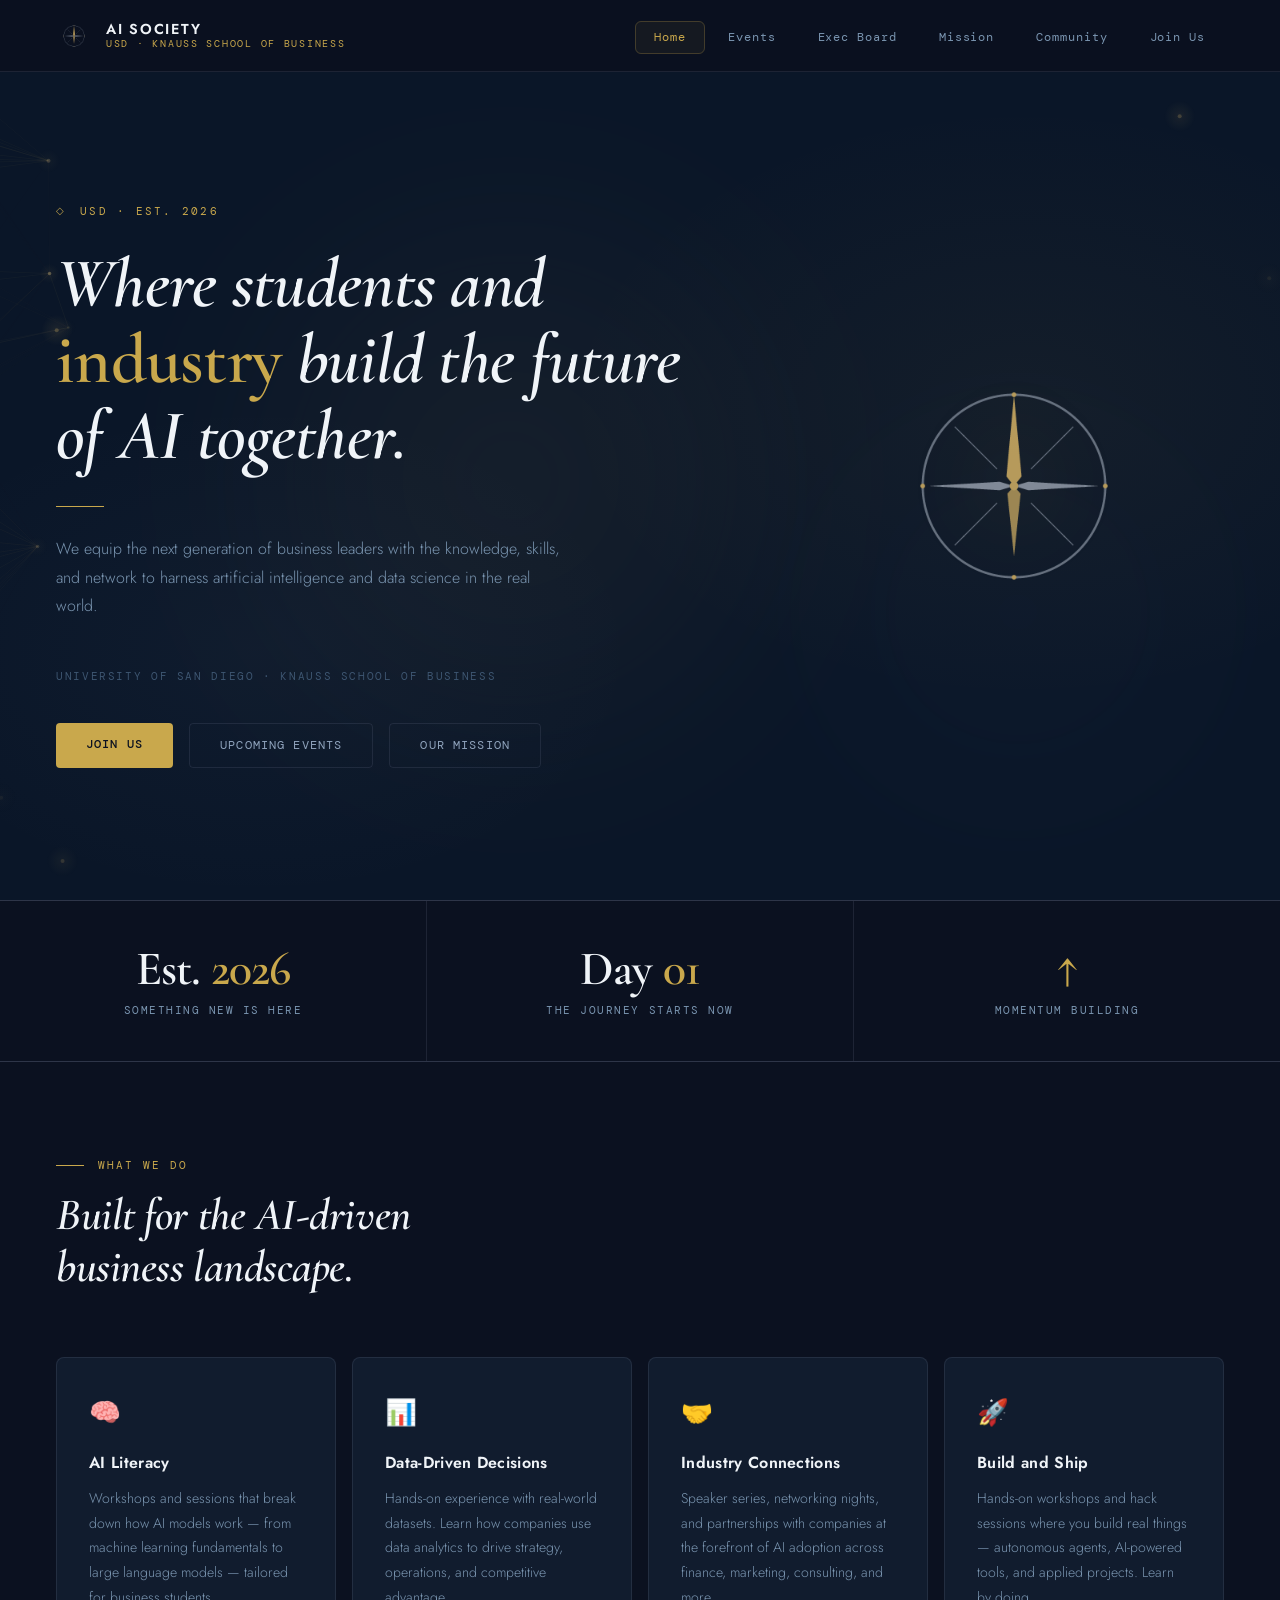
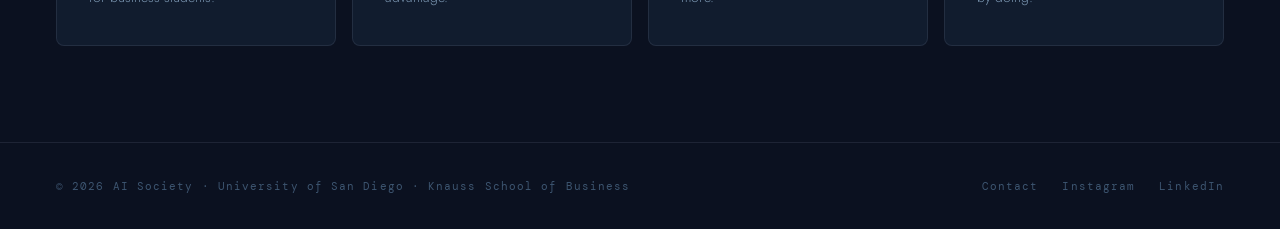
<file: index (8).html>
<!DOCTYPE html>
<html lang="en">
<head>
  <meta charset="UTF-8" />
  <meta name="viewport" content="width=device-width, initial-scale=1.0" />
  <title>AI Society — Knauss School of Business · USD</title>
  <link rel="stylesheet" href="style.css" />
  <style>
    /* ── Constellation hero background (from Index 5) ── */
    #page-home .hero { background: #0A1628; overflow: hidden; }
    .hero-canvas-wrap { position: absolute; inset: 0; z-index: 0; }
    .hero-canvas-wrap canvas { width: 100%; height: 100%; display: block; }
    .hero-orb {
      position: absolute; border-radius: 50%;
      pointer-events: none; z-index: 1;
      filter: blur(120px); opacity: 0.25;
    }
    .hero-orb-1 {
      width: 650px; height: 650px; top: 10%; left: 45%; transform: translateX(-60%);
      background: radial-gradient(circle, rgba(201,169,97,0.4), transparent 70%);
      animation: orbFloat1 16s ease-in-out infinite;
    }
    .hero-orb-2 {
      width: 500px; height: 500px; top: 35%; left: 60%;
      background: radial-gradient(circle, rgba(138,149,170,0.2), transparent 70%);
      animation: orbFloat2 20s ease-in-out infinite;
    }
    @keyframes orbFloat1 {
      0%,100% { transform: translateX(-60%) translateY(0); }
      50% { transform: translateX(-55%) translateY(-20px); }
    }
    @keyframes orbFloat2 {
      0%,100% { transform: translateY(0); }
      50% { transform: translateY(20px); }
    }
    #page-home .hero-inner { position: relative; z-index: 10; }

    /* ── Photo avatars (from Index 5) ── */
    .leader-avatar {
      width: 88px; height: 88px;
      overflow: hidden;
      display: flex; align-items: center; justify-content: center;
    }
    .leader-avatar img {
      width: 100%; height: 100%;
      object-fit: cover;
      object-position: center 20%;
      border-radius: 50%;
    }
  </style>
</head>
<body>

  <!-- NAV -->
  <nav>
    <a class="nav-logo" href="#" onclick="showPage('home')">
      <img src="logo.png" alt="AI Society compass logo" />
      <div class="nav-logo-text">
        <span class="nav-logo-name">AI Society</span>
        <span class="nav-logo-sub">USD · Knauss School of Business</span>
      </div>
    </a>
    <ul class="nav-links">
      <li><a href="#" onclick="showPage('home')"       id="nav-home"       class="active">Home</a></li>
      <li><a href="#" onclick="showPage('events')"     id="nav-events"     >Events</a></li>
      <li><a href="#" onclick="showPage('leadership')" id="nav-leadership" >Exec Board</a></li>
      <li><a href="#" onclick="showPage('mission')"    id="nav-mission"    >Mission</a></li>
      <li><a href="#" onclick="showPage('community')"  id="nav-community"  >Community</a></li>
      <li><a href="#" onclick="showPage('joinus')"     id="nav-joinus"     >Join Us</a></li>
    </ul>
  </nav>

  <!-- ══ HOME ══ -->
  <div class="page active" id="page-home">

    <section class="hero">
      <!-- Constellation canvas from Index 5 -->
      <div class="hero-canvas-wrap"><canvas id="heroCanvas"></canvas></div>
      <div class="hero-orb hero-orb-1"></div>
      <div class="hero-orb hero-orb-2"></div>

      <div class="hero-inner">
        <div class="hero-left">
          <div class="hero-eyebrow fade-up delay-1">USD · Est. 2026</div>
          <h1 class="fade-up delay-2">Where students and <em>industry</em> build the future of AI together.</h1>
          <div class="hero-rule fade-up delay-2"></div>
          <p class="hero-desc fade-up delay-3">
            We equip the next generation of business leaders with the knowledge,
            skills, and network to harness artificial intelligence and data science
            in the real world.
          </p>
          <p class="hero-sub fade-up delay-3">University of San Diego · Knauss School of Business</p>
          <div class="btn-row fade-up delay-4">
            <a class="btn btn-primary"   href="#" onclick="showPage('joinus')">Join Us</a>
            <a class="btn btn-secondary" href="#" onclick="showPage('events')">Upcoming Events</a>
            <a class="btn btn-secondary" href="#" onclick="showPage('mission')">Our Mission</a>
          </div>
        </div>
        <div class="hero-compass">
          <img src="logo.png" alt="AI Society compass" style="border:none; background:transparent; box-shadow:none;" />
        </div>
      </div>
    </section>

    <div class="stats-bar">
      <div class="stat-item">
        <span class="stat-num">Est. <span>2026</span></span>
        <span class="stat-label">Something new is here</span>
      </div>
      <div class="stat-item">
        <span class="stat-num">Day <span>01</span></span>
        <span class="stat-label">The journey starts now</span>
      </div>
      <div class="stat-item">
        <span class="stat-num"><span>↑</span></span>
        <span class="stat-label">Momentum building</span>
      </div>
    </div>

    <section class="section">
      <div class="section-header">
        <div class="section-tag">What We Do</div>
        <h2 class="section-title">Built for the AI-driven<br>business landscape.</h2>
      </div>
      <div class="card-grid">
        <div class="card">
          <span class="card-icon">🧠</span>
          <div class="card-title">AI Literacy</div>
          <p class="card-text">Workshops and sessions that break down how AI models work — from machine learning fundamentals to large language models — tailored for business students.</p>
        </div>
        <div class="card">
          <span class="card-icon">📊</span>
          <div class="card-title">Data-Driven Decisions</div>
          <p class="card-text">Hands-on experience with real-world datasets. Learn how companies use data analytics to drive strategy, operations, and competitive advantage.</p>
        </div>
        <div class="card">
          <span class="card-icon">🤝</span>
          <div class="card-title">Industry Connections</div>
          <p class="card-text">Speaker series, networking nights, and partnerships with companies at the forefront of AI adoption across finance, marketing, consulting, and more.</p>
        </div>
        <div class="card">
          <span class="card-icon">🚀</span>
          <div class="card-title">Build and Ship</div>
          <p class="card-text">Hands-on workshops and hack sessions where you build real things — autonomous agents, AI-powered tools, and applied projects. Learn by doing.</p>
        </div>
      </div>
    </section>

    <footer>
      <div class="footer-left">© 2026 AI Society · University of San Diego · Knauss School of Business</div>
      <div class="footer-links">
        <a href="mailto:usdaisociety@gmail.com">Contact</a>
        <a href="#">Instagram</a>
        <a href="#">LinkedIn</a>
      </div>
    </footer>
  </div>

  <!-- ══ EVENTS ══ -->
  <div class="page" id="page-events">
    <section class="section">
      <div class="section-header">
        <div class="section-tag">What's Happening</div>
        <h2 class="section-title">Upcoming Events</h2>
      </div>

      <p style="font-size:0.92rem; color:var(--text-muted); font-weight:300; margin-bottom:40px; max-width:600px; line-height:1.8;">
        We're just getting off the ground — big things are coming. Check back here for workshops, speaker series, networking nights, and more. First up:
      </p>

      <div class="events-list">
        <div class="event-card">
          <div class="event-date">
            <span class="event-month">Sept</span>
            <span class="event-day">15</span>
          </div>
          <div class="event-divider"></div>
          <div class="event-info">
            <h3>Alcalá Bazaar — Come Find Us</h3>
            <p>USD Alcalá Bazaar · Stop by our table to learn about AI Society, meet the exec board, and find out how to get involved</p>
          </div>
          <span class="event-tag tag-social">Meet Us</span>
        </div>
      </div>

      <div style="margin-top:56px; padding:40px; background:var(--navy-mid); border:1px solid var(--border); border-radius:8px; max-width:600px;">
        <div class="section-tag" style="margin-bottom:16px;">More to come</div>
        <p style="font-family:'Cormorant Garamond',serif; font-size:1.3rem; font-style:italic; color:var(--heading); line-height:1.5; margin-bottom:12px;">
          The calendar is filling up.
        </p>
        <p style="font-size:0.88rem; color:var(--text-muted); font-weight:300; line-height:1.75;">
          Workshops, speaker series, case competitions, and industry nights are all on the horizon. Follow us on Instagram and LinkedIn to be the first to know when new events drop.
        </p>
      </div>
    </section>

    <footer>
      <div class="footer-left">© 2026 AI Society · University of San Diego · Knauss School of Business</div>
      <div class="footer-links">
        <a href="mailto:usdaisociety@gmail.com">Contact</a>
        <a href="#">Instagram</a>
        <a href="#">LinkedIn</a>
      </div>
    </footer>
  </div>

  <!-- ══ EXEC BOARD ══ -->
  <div class="page" id="page-leadership">
    <section class="section">
      <div class="section-header">
        <div class="section-tag">The Team</div>
        <h2 class="section-title">Meet the Executive Board</h2>
      </div>

      <div class="leadership-grid">
        <div class="leader-card">
          <div class="leader-avatar">
            <img src="photos/nick-tamer.jpg" alt="Nick Tamer" onerror="this.parentElement.innerText='NT'">
          </div>
          <div class="leader-name">Nick Tamer</div>
          <span class="leader-role">Chair</span>
          <p class="leader-bio">Leading AI Society's vision and direction, bridging the gap between AI innovation and business education at USD's Knauss School of Business.</p>
        </div>

        <div class="leader-card">
          <div class="leader-avatar">
            <img src="photos/maxim-golubev.jpg" alt="Maxim Golubev" onerror="this.parentElement.innerText='MG'">
          </div>
          <div class="leader-name">Maxim Golubev</div>
          <span class="leader-role">Chief Operating Officer</span>
          <p class="leader-bio">Overseeing day-to-day operations and organizational strategy, ensuring AI Society runs efficiently and delivers value to every member.</p>
        </div>
        <div class="leader-card">
          <div class="leader-avatar">
            <img src="photos/ari-price.jpg" alt="Ari Price" onerror="this.parentElement.innerText='AP'">
          </div>
          <div class="leader-name">Ari Price</div>
          <span class="leader-role">Chief Marketing Officer</span>
          <p class="leader-bio">Driving brand strategy, digital presence, and outreach. Exploring how AI is transforming modern marketing and communications.</p>
        </div>
        <div class="leader-card">
          <div class="leader-avatar">
            <img src="photos/isaiah-razavi.jpg" alt="Isaiah Razavi" onerror="this.parentElement.innerText='IR'">
          </div>
          <div class="leader-name">Isaiah Razavi</div>
          <span class="leader-role">Director of External Relations</span>
          <p class="leader-bio">Building and maintaining partnerships with industry professionals, companies, and organizations to expand AI Society's network and impact.</p>
        </div>
        <div class="leader-card">
          <div class="leader-avatar">
            <img src="photos/carter-voerge.jpg" alt="Carter Voerge" onerror="this.parentElement.innerText='CV'">
          </div>
          <div class="leader-name">Carter Voerge</div>
          <span class="leader-role">Chief Financial Officer</span>
          <p class="leader-bio">Managing the organization's budget, funding, and financial strategy. Passionate about the intersection of AI and the future of finance.</p>
        </div>
        <div class="leader-card">
          <div class="leader-avatar">
            <img src="photos/hayaa-khetia.jpg" alt="Hayaa Khetia" onerror="this.parentElement.innerText='HK'">
          </div>
          <div class="leader-name">Hayaa Khetia</div>
          <span class="leader-role">Secretary</span>
          <p class="leader-bio">Keeping the executive board aligned and organized — managing communications, records, and ensuring nothing falls through the cracks.</p>
        </div>
        <div class="leader-card">
          <div class="leader-avatar">
            <img src="photos/alan-lerchbacker.jpg" alt="Alan Lerchbacker" onerror="this.parentElement.innerText='AL'">
          </div>
          <div class="leader-name">Alan Lerchbacker</div>
          <span class="leader-role">Faculty Advisor</span>
          <p class="leader-bio">Providing academic guidance and institutional support to AI Society, connecting the organization to the broader Knauss School of Business community.</p>
        </div>
      </div>
    </section>

    <footer>
      <div class="footer-left">© 2026 AI Society · University of San Diego · Knauss School of Business</div>
      <div class="footer-links">
        <a href="mailto:usdaisociety@gmail.com">Contact</a>
        <a href="#">Instagram</a>
        <a href="#">LinkedIn</a>
      </div>
    </footer>
  </div>

  <!-- ══ MISSION ══ -->
  <div class="page" id="page-mission">
    <section class="section">
      <div class="section-header">
        <div class="section-tag">Who We Are</div>
        <h2 class="section-title">Our Mission</h2>
      </div>

      <div class="mission-layout">
        <div>
          <p class="mission-statement">
            "Where students and industry build the future of AI together."
          </p>
          <p class="mission-body">
            The AI Society was founded by students who saw a gap: business education was evolving, but not fast enough to match the pace of AI adoption in the professional world. We exist to close that gap.
          </p>
          <p class="mission-body">
            At USD's Knauss School of Business, we bring together students from every major — finance, marketing, entrepreneurship, accounting — to explore how artificial intelligence is reshaping every corner of the business world.
          </p>
          <p class="mission-body">
            Our programs are designed to give you practical skills, real-world exposure, and a community of peers who are just as excited about the future of business as you are.
          </p>
        </div>

        <div class="values-list">
          <div class="value-item">
            <span class="value-num">01</span>
            <div class="value-content">
              <h4>Accessibility</h4>
              <p>AI shouldn't be reserved for computer science majors. We make every concept approachable and relevant to business students at every skill level.</p>
            </div>
          </div>
          <div class="value-item">
            <span class="value-num">02</span>
            <div class="value-content">
              <h4>Build and Ship</h4>
              <p>Build the prototype, then argue about it. Every workshop, project, and competition is designed to build real, transferable skills.</p>
            </div>
          </div>
          <div class="value-item">
            <span class="value-num">03</span>
            <div class="value-content">
              <h4>Ethical AI</h4>
              <p>As future business leaders, we take seriously our responsibility to understand the ethical implications of AI — in hiring, finance, marketing, and beyond.</p>
            </div>
          </div>
          <div class="value-item">
            <span class="value-num">04</span>
            <div class="value-content">
              <h4>Community</h4>
              <p>We are a team first. We support each other's growth, celebrate wins together, and build lasting relationships that extend beyond graduation.</p>
            </div>
          </div>
        </div>
      </div>
    </section>

    <footer>
      <div class="footer-left">© 2026 AI Society · University of San Diego · Knauss School of Business</div>
      <div class="footer-links">
        <a href="mailto:usdaisociety@gmail.com">Contact</a>
        <a href="#">Instagram</a>
        <a href="#">LinkedIn</a>
      </div>
    </footer>
  </div>

  <!-- ══ COMMUNITY ══ -->
  <div class="page" id="page-community">
    <section class="section">
      <div class="section-header">
        <div class="section-tag">Get Involved</div>
        <h2 class="section-title">Community Collaboration</h2>
      </div>

      <div class="mission-layout">
        <div>
          <p class="mission-statement">
            "The future of AI in business isn't built alone — it's built together."
          </p>
          <p class="mission-body">
            AI Society exists at the intersection of academia and industry. We believe the best learning happens when students work alongside professionals, companies, and organizations who are actively shaping the AI landscape.
          </p>
          <p class="mission-body">
            We are actively seeking community partners — from startups to enterprise, from nonprofits to consulting firms — who want to engage with the next generation of AI-literate business leaders at USD's Knauss School of Business.
          </p>
          <p class="mission-body">
            Whether that looks like a guest speaker slot, a sponsored workshop, a real-world project brief, or a recruiting connection — we're open to building something meaningful together.
          </p>
          <div style="margin-top:40px;">
            <a class="btn btn-primary" href="mailto:usdaisociety@gmail.com">Get in Touch</a>
          </div>
        </div>

        <div class="values-list">
          <div class="value-item">
            <span class="value-num">◇</span>
            <div class="value-content">
              <h4>Speaker & Guest Engagements</h4>
              <p>Bring your expertise into our community. Speaker series and panel discussions connect your organization directly with engaged, curious business students.</p>
            </div>
          </div>
          <div class="value-item">
            <span class="value-num">◇</span>
            <div class="value-content">
              <h4>Sponsored Workshops & Labs</h4>
              <p>Partner with us to host hands-on workshops that introduce real tools, platforms, and workflows your industry actually uses.</p>
            </div>
          </div>
          <div class="value-item">
            <span class="value-num">◇</span>
            <div class="value-content">
              <h4>Real-World Project Briefs</h4>
              <p>Give our members a genuine business challenge to solve. Applied projects build student skills while giving partners fresh, student-driven perspectives.</p>
            </div>
          </div>
          <div class="value-item">
            <span class="value-num">◇</span>
            <div class="value-content">
              <h4>Recruiting & Talent Pipelines</h4>
              <p>AI Society members are business students who understand AI — a rare combination. Connect with our network for internships, new grad roles, and beyond.</p>
            </div>
          </div>
          <div class="value-item">
            <span class="value-num">◇</span>
            <div class="value-content">
              <h4>Founding Partner Opportunity</h4>
              <p>As a brand new organization, there's a unique opportunity to be among our first community partners — shaping what collaboration looks like from the ground up.</p>
            </div>
          </div>
        </div>
      </div>
    </section>

    <footer>
      <div class="footer-left">© 2026 AI Society · University of San Diego · Knauss School of Business</div>
      <div class="footer-links">
        <a href="mailto:usdaisociety@gmail.com">Contact</a>
        <a href="#">Instagram</a>
        <a href="#">LinkedIn</a>
      </div>
    </footer>
  </div>

  <!-- ══ JOIN US ══ -->
  <div class="page" id="page-joinus">
    <section class="section">
      <div class="section-header">
        <div class="section-tag">Become a Member</div>
        <h2 class="section-title">Join <em>AI Society</em></h2>
      </div>

      <div class="mission-layout">
        <div>
          <p class="mission-statement">
            "No experience required. Just curiosity."
          </p>
          <p class="mission-body">
            AI Society is free and open to all USD students — regardless of major, year, or technical background. Whether you're a finance major who's never written a line of code or a business analytics student who lives in spreadsheets, there's a place for you here.
          </p>
          <p class="mission-body">
            As a member you'll gain access to hands-on workshops, industry speaker events, networking nights, case competitions, and a community of peers building real skills for a world reshaped by AI.
          </p>
          <p class="mission-body">
            Membership takes less than a minute to join. Fill out the form and you're in.
          </p>
          <div style="margin-top:40px;">
            <a class="btn btn-primary" href="https://docs.google.com/forms/d/e/1FAIpQLSfE-4A1UtyAR7sy5dNjYW6qCDOkrGh7Lk1_QU_qvWTKy0TWAg/viewform" target="_blank" rel="noopener">Register Now →</a>
          </div>
        </div>

        <div class="values-list">
          <div class="value-item">
            <span class="value-num">01</span>
            <div class="value-content">
              <h4>It's Free</h4>
              <p>No dues, no fees. Membership is completely free and open to every USD student.</p>
            </div>
          </div>
          <div class="value-item">
            <span class="value-num">02</span>
            <div class="value-content">
              <h4>Build Real Skills</h4>
              <p>Workshops, hack sessions, and applied projects give you hands-on experience with AI tools that employers are actively hiring for.</p>
            </div>
          </div>
          <div class="value-item">
            <span class="value-num">03</span>
            <div class="value-content">
              <h4>Access Industry Professionals</h4>
              <p>Speaker series and networking events put you in the room with people working at the forefront of AI in finance, marketing, consulting, and beyond.</p>
            </div>
          </div>
          <div class="value-item">
            <span class="value-num">04</span>
            <div class="value-content">
              <h4>Stand Out</h4>
              <p>AI literacy is the career edge of the decade. Being part of AI Society — and everything you build here — is something you'll actually talk about in interviews.</p>
            </div>
          </div>
          <div class="value-item">
            <span class="value-num">05</span>
            <div class="value-content">
              <h4>Be Part of Something Early</h4>
              <p>We launched in 2026. Founding members shape the culture, lead the initiatives, and carry that story forward. There's no better time to get in.</p>
            </div>
          </div>
        </div>
      </div>

      <!-- CTA box -->
      <div style="margin-top:80px; padding:56px 48px; background:var(--navy-mid); border:1px solid rgba(201,168,76,0.2); border-radius:12px; text-align:center; position:relative; overflow:hidden;">
        <div style="position:absolute; top:0; left:50%; transform:translateX(-50%); width:300px; height:1px; background:linear-gradient(90deg,transparent,var(--gold),transparent);"></div>
        <p style="font-family:'Cormorant Garamond',serif; font-size:clamp(1.4rem,2.5vw,2rem); font-style:italic; color:var(--heading); line-height:1.4; margin-bottom:12px;">
          The future is being written now.<br>Help write it.
        </p>
        <p style="font-size:0.88rem; color:var(--text-muted); font-weight:300; max-width:440px; margin:0 auto 36px; line-height:1.75;">
          Takes less than a minute. Fill out our quick registration form and you're officially part of AI Society at USD.
        </p>
        <a class="btn btn-primary" href="https://docs.google.com/forms/d/e/1FAIpQLSfE-4A1UtyAR7sy5dNjYW6qCDOkrGh7Lk1_QU_qvWTKy0TWAg/viewform" target="_blank" rel="noopener" style="font-size:0.85rem; padding:16px 40px;">Join AI Society — It's Free</a>
      </div>
    </section>

    <footer>
      <div class="footer-left">© 2026 AI Society · University of San Diego · Knauss School of Business</div>
      <div class="footer-links">
        <a href="mailto:usdaisociety@gmail.com">Contact</a>
        <a href="#">Instagram</a>
        <a href="#">LinkedIn</a>
      </div>
    </footer>
  </div>

  <!-- Navigation JS -->
  <script src="main.js"></script>

  <!-- Constellation JS from Index 5 -->
  <script>
  const F2=0.5*(Math.sqrt(3)-1),G2=(3-Math.sqrt(3))/6;
  const grad3=[[1,1],[-1,1],[1,-1],[-1,-1],[1,0],[-1,0],[0,1],[0,-1]];
  const perm=new Uint8Array(512);
  (function(){const p=new Uint8Array(256);for(let i=0;i<256;i++)p[i]=i;for(let i=255;i>0;i--){const j=Math.floor(Math.random()*(i+1));[p[i],p[j]]=[p[j],p[i]];}for(let i=0;i<512;i++)perm[i]=p[i&255];})();
  function noise2D(x,y){const s=(x+y)*F2;const i=Math.floor(x+s),j=Math.floor(y+s);const t=(i+j)*G2;const x0=x-(i-t),y0=y-(j-t);const i1=x0>y0?1:0,j1=x0>y0?0:1;const x1=x0-i1+G2,y1=y0-j1+G2;const x2=x0-1+2*G2,y2=y0-1+2*G2;const ii=i&255,jj=j&255;let n0=0,n1=0,n2=0;let t0=0.5-x0*x0-y0*y0;if(t0>0){t0*=t0;const g=grad3[perm[ii+perm[jj]]%8];n0=t0*t0*(g[0]*x0+g[1]*y0);}let t1=0.5-x1*x1-y1*y1;if(t1>0){t1*=t1;const g=grad3[perm[ii+i1+perm[jj+j1]]%8];n1=t1*t1*(g[0]*x1+g[1]*y1);}let t2=0.5-x2*x2-y2*y2;if(t2>0){t2*=t2;const g=grad3[perm[ii+1+perm[jj+1]]%8];n2=t2*t2*(g[0]*x2+g[1]*y2);}return 70*(n0+n1+n2);}

  const C=document.getElementById('heroCanvas');
  if(C){
    const X=C.getContext('2d');
    let W,H,DPR;
    const isMobile=window.innerWidth<768;
    const NODE_COUNT=isMobile?50:100;
    const CONNECTION_DIST=isMobile?115:155;
    const nodes=[];
    function resize(){DPR=Math.min(devicePixelRatio||1,2);W=C.parentElement.offsetWidth;H=C.parentElement.offsetHeight;C.width=W*DPR;C.height=H*DPR;C.style.width=W+'px';C.style.height=H+'px';X.setTransform(DPR,0,0,DPR,0,0);}
    for(let i=0;i<NODE_COUNT;i++)nodes.push({x:Math.random()*window.innerWidth,y:Math.random()*window.innerHeight,vx:(Math.random()-0.5)*0.22,vy:(Math.random()-0.5)*0.22,sz:0.8+Math.random()*1.6,op:0.1+Math.random()*0.3,pulsePhase:Math.random()*Math.PI*2,pulseSpeed:0.005+Math.random()*0.01});
    const signals=[];let lastSig=0,startT=null;
    function frame(ts){
      if(!startT)startT=ts;const elapsed=ts-startT;const nt=elapsed*0.00007;
      X.clearRect(0,0,W,H);
      for(const n of nodes){const nv=noise2D(n.x*0.0018,n.y*0.0018+nt);n.vx+=Math.cos(nv*Math.PI*2)*0.007;n.vy+=Math.sin(nv*Math.PI*2)*0.007;n.vx*=0.993;n.vy*=0.993;n.x+=n.vx;n.y+=n.vy;n.pulsePhase+=n.pulseSpeed;if(n.x<-30)n.x=W+30;if(n.x>W+30)n.x=-30;if(n.y<-30)n.y=H+30;if(n.y>H+30)n.y=-30;}
      for(let a=0;a<nodes.length;a++){for(let b=a+1;b<nodes.length;b++){const dx=nodes[a].x-nodes[b].x,dy=nodes[a].y-nodes[b].y;const d=Math.sqrt(dx*dx+dy*dy);if(d<CONNECTION_DIST){const fade=1-d/CONNECTION_DIST;X.strokeStyle='rgba(201,169,97,'+(fade*0.14)+')';X.lineWidth=0.6;X.beginPath();X.moveTo(nodes[a].x,nodes[a].y);X.lineTo(nodes[b].x,nodes[b].y);X.stroke();}}}
      if(elapsed-lastSig>700){lastSig=elapsed;for(let a=0;a<nodes.length;a++){for(let b=a+1;b<nodes.length;b++){const dx=nodes[a].x-nodes[b].x,dy=nodes[a].y-nodes[b].y;if(Math.sqrt(dx*dx+dy*dy)<CONNECTION_DIST&&Math.random()<0.004){signals.push({a,b,progress:0,speed:0.006+Math.random()*0.008});break;}}}}
      for(let i=signals.length-1;i>=0;i--){const s=signals[i];s.progress+=s.speed;if(s.progress>1){signals.splice(i,1);continue;}const na=nodes[s.a],nb=nodes[s.b];const sx=na.x+(nb.x-na.x)*s.progress,sy=na.y+(nb.y-na.y)*s.progress;const sA=Math.sin(s.progress*Math.PI)*0.8;X.fillStyle='rgba(201,169,97,'+sA+')';X.beginPath();X.arc(sx,sy,2,0,Math.PI*2);X.fill();const g=X.createRadialGradient(sx,sy,0,sx,sy,16);g.addColorStop(0,'rgba(201,169,97,'+sA*0.35+')');g.addColorStop(1,'rgba(201,169,97,0)');X.fillStyle=g;X.beginPath();X.arc(sx,sy,16,0,Math.PI*2);X.fill();}
      for(const n of nodes){const pulse=0.7+0.3*Math.sin(n.pulsePhase);const alpha=n.op*pulse;const g=X.createRadialGradient(n.x,n.y,0,n.x,n.y,n.sz*6);g.addColorStop(0,'rgba(201,169,97,'+alpha*0.25+')');g.addColorStop(1,'rgba(201,169,97,0)');X.fillStyle=g;X.beginPath();X.arc(n.x,n.y,n.sz*6,0,Math.PI*2);X.fill();X.fillStyle='rgba(217,189,126,'+alpha*1.3+')';X.beginPath();X.arc(n.x,n.y,n.sz,0,Math.PI*2);X.fill();}
      requestAnimationFrame(frame);
    }
    resize();window.addEventListener('resize',resize);requestAnimationFrame(frame);
  }
  </script>

</body>
</html>
</file>
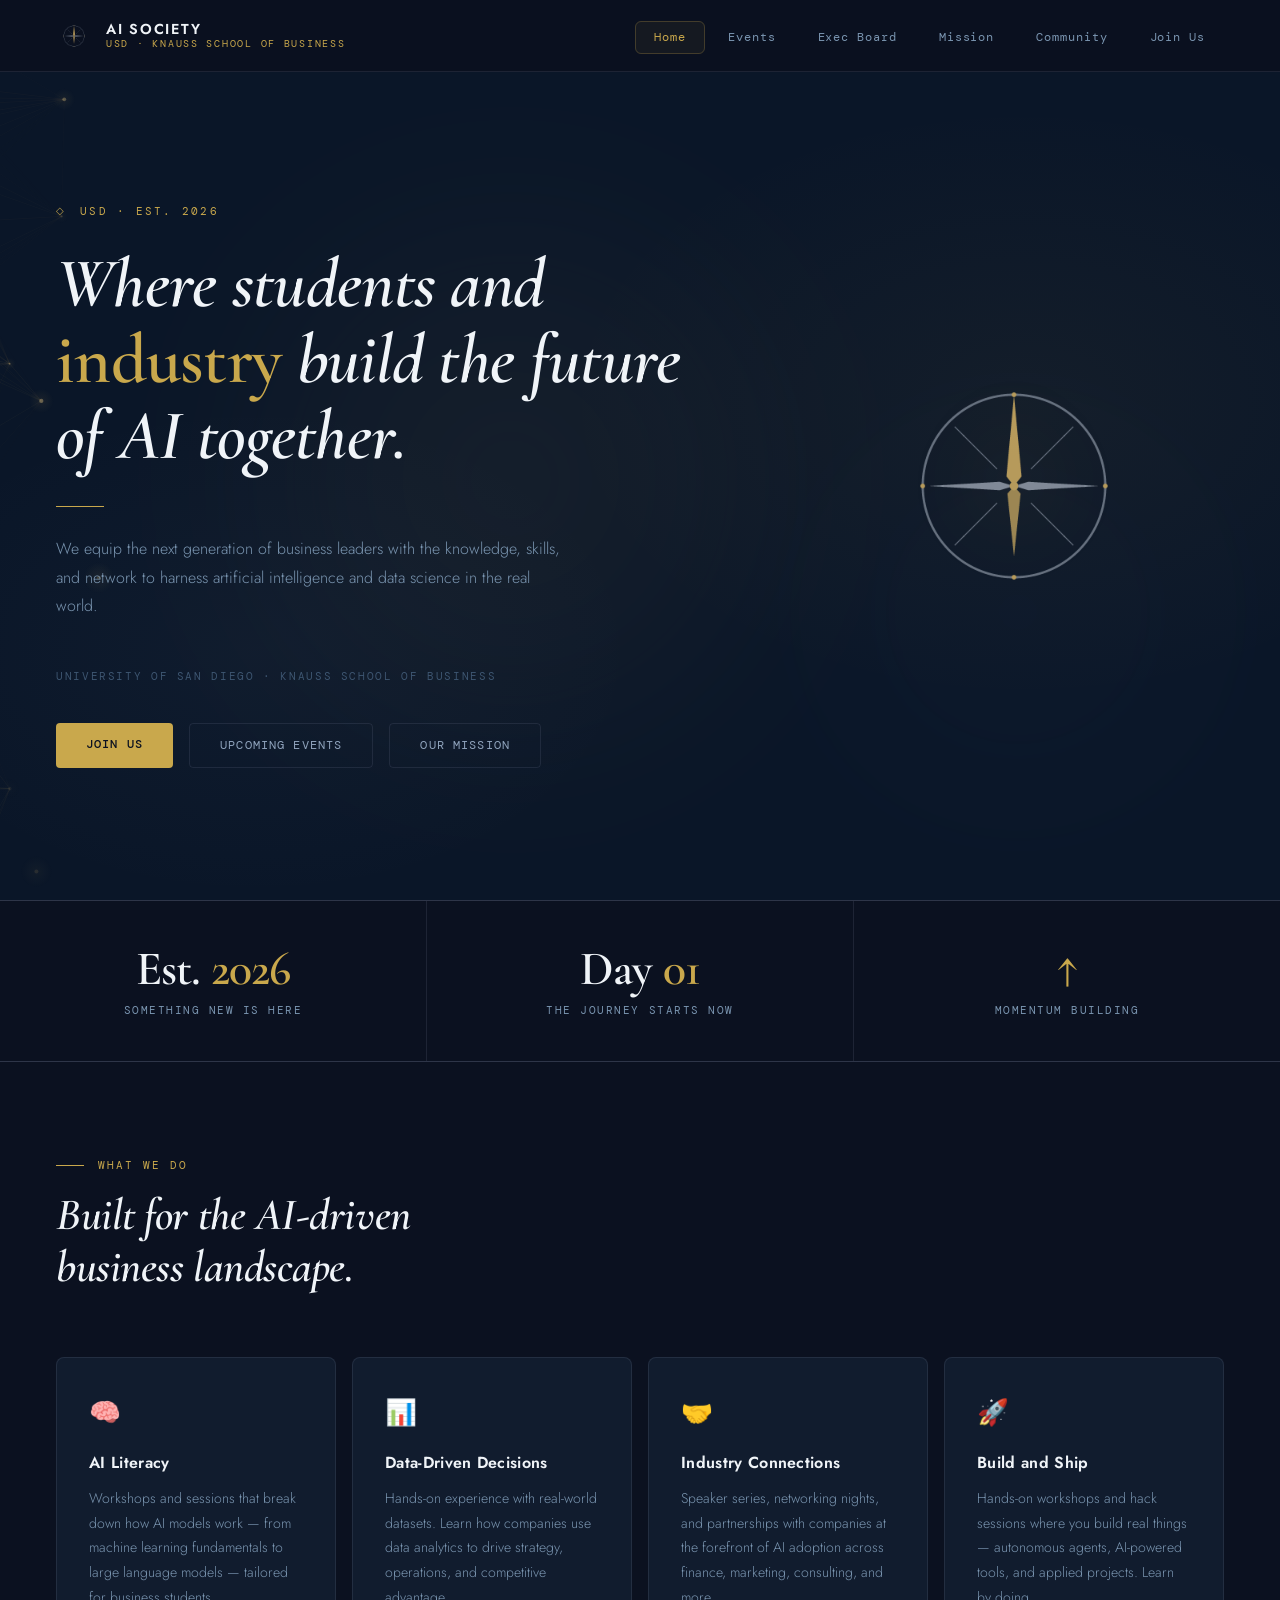
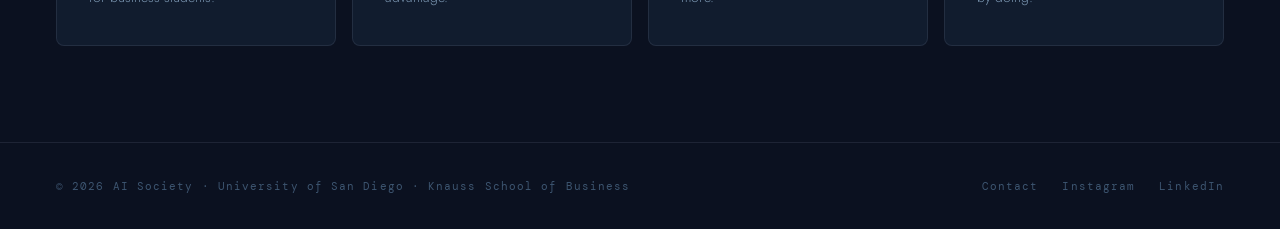
<file: index (9).html>
<!DOCTYPE html>
<html lang="en">
<head>
  <meta charset="UTF-8" />
  <meta name="viewport" content="width=device-width, initial-scale=1.0" />
  <title>AI Society — Knauss School of Business · USD</title>
  <link rel="stylesheet" href="style.css" />
  <style>
    /* ── Constellation hero background (from Index 5) ── */
    #page-home .hero { background: #0A1628; overflow: hidden; }
    .hero-canvas-wrap { position: absolute; inset: 0; z-index: 0; }
    .hero-canvas-wrap canvas { width: 100%; height: 100%; display: block; }
    .hero-orb {
      position: absolute; border-radius: 50%;
      pointer-events: none; z-index: 1;
      filter: blur(120px); opacity: 0.25;
    }
    .hero-orb-1 {
      width: 650px; height: 650px; top: 10%; left: 45%; transform: translateX(-60%);
      background: radial-gradient(circle, rgba(201,169,97,0.4), transparent 70%);
      animation: orbFloat1 16s ease-in-out infinite;
    }
    .hero-orb-2 {
      width: 500px; height: 500px; top: 35%; left: 60%;
      background: radial-gradient(circle, rgba(138,149,170,0.2), transparent 70%);
      animation: orbFloat2 20s ease-in-out infinite;
    }
    @keyframes orbFloat1 {
      0%,100% { transform: translateX(-60%) translateY(0); }
      50% { transform: translateX(-55%) translateY(-20px); }
    }
    @keyframes orbFloat2 {
      0%,100% { transform: translateY(0); }
      50% { transform: translateY(20px); }
    }
    #page-home .hero-inner { position: relative; z-index: 10; }

    /* ── Photo avatars (from Index 5) ── */
    .leader-avatar {
      width: 88px; height: 88px;
      overflow: hidden;
      display: flex; align-items: center; justify-content: center;
    }
    .leader-avatar img {
      width: 100%; height: 100%;
      object-fit: cover;
      object-position: center 20%;
      border-radius: 50%;
    }
  </style>
</head>
<body>

  <!-- NAV -->
  <nav>
    <a class="nav-logo" href="#" onclick="showPage('home')">
      <img src="logo.png" alt="AI Society compass logo" />
      <div class="nav-logo-text">
        <span class="nav-logo-name">AI Society</span>
        <span class="nav-logo-sub">USD · Knauss School of Business</span>
      </div>
    </a>
    <ul class="nav-links">
      <li><a href="#" onclick="showPage('home')"       id="nav-home"       class="active">Home</a></li>
      <li><a href="#" onclick="showPage('events')"     id="nav-events"     >Events</a></li>
      <li><a href="#" onclick="showPage('leadership')" id="nav-leadership" >Exec Board</a></li>
      <li><a href="#" onclick="showPage('mission')"    id="nav-mission"    >Mission</a></li>
      <li><a href="#" onclick="showPage('community')"  id="nav-community"  >Community</a></li>
      <li><a href="#" onclick="showPage('joinus')"     id="nav-joinus"     >Join Us</a></li>
    </ul>
  </nav>

  <!-- ══ HOME ══ -->
  <div class="page active" id="page-home">

    <section class="hero">
      <!-- Constellation canvas from Index 5 -->
      <div class="hero-canvas-wrap"><canvas id="heroCanvas"></canvas></div>
      <div class="hero-orb hero-orb-1"></div>
      <div class="hero-orb hero-orb-2"></div>

      <div class="hero-inner">
        <div class="hero-left">
          <div class="hero-eyebrow fade-up delay-1">USD · Est. 2026</div>
          <h1 class="fade-up delay-2">Where students and <em>industry</em> build the future of AI together.</h1>
          <div class="hero-rule fade-up delay-2"></div>
          <p class="hero-desc fade-up delay-3">
            We equip the next generation of business leaders with the knowledge,
            skills, and network to harness artificial intelligence and data science
            in the real world.
          </p>
          <p class="hero-sub fade-up delay-3">University of San Diego · Knauss School of Business</p>
          <div class="btn-row fade-up delay-4">
            <a class="btn btn-primary"   href="#" onclick="showPage('joinus')">Join Us</a>
            <a class="btn btn-secondary" href="#" onclick="showPage('events')">Upcoming Events</a>
            <a class="btn btn-secondary" href="#" onclick="showPage('mission')">Our Mission</a>
          </div>
        </div>
        <div class="hero-compass">
          <img src="logo.png" alt="AI Society compass" style="border:none; background:transparent; box-shadow:none;" />
        </div>
      </div>
    </section>

    <div class="stats-bar">
      <div class="stat-item">
        <span class="stat-num">Est. <span>2026</span></span>
        <span class="stat-label">Something new is here</span>
      </div>
      <div class="stat-item">
        <span class="stat-num">Day <span>01</span></span>
        <span class="stat-label">The journey starts now</span>
      </div>
      <div class="stat-item">
        <span class="stat-num"><span>↑</span></span>
        <span class="stat-label">Momentum building</span>
      </div>
    </div>

    <section class="section">
      <div class="section-header">
        <div class="section-tag">What We Do</div>
        <h2 class="section-title">Built for the AI-driven<br>business landscape.</h2>
      </div>
      <div class="card-grid">
        <div class="card">
          <span class="card-icon">🧠</span>
          <div class="card-title">AI Literacy</div>
          <p class="card-text">Workshops and sessions that break down how AI models work — from machine learning fundamentals to large language models — tailored for business students.</p>
        </div>
        <div class="card">
          <span class="card-icon">📊</span>
          <div class="card-title">Data-Driven Decisions</div>
          <p class="card-text">Hands-on experience with real-world datasets. Learn how companies use data analytics to drive strategy, operations, and competitive advantage.</p>
        </div>
        <div class="card">
          <span class="card-icon">🤝</span>
          <div class="card-title">Industry Connections</div>
          <p class="card-text">Speaker series, networking nights, and partnerships with companies at the forefront of AI adoption across finance, marketing, consulting, and more.</p>
        </div>
        <div class="card">
          <span class="card-icon">🚀</span>
          <div class="card-title">Build and Ship</div>
          <p class="card-text">Hands-on workshops and hack sessions where you build real things — autonomous agents, AI-powered tools, and applied projects. Learn by doing.</p>
        </div>
      </div>
    </section>

    <footer>
      <div class="footer-left">© 2026 AI Society · University of San Diego · Knauss School of Business</div>
      <div class="footer-links">
        <a href="mailto:usdaisociety@gmail.com">Contact</a>
        <a href="https://www.instagram.com/usdaisociety/" target="_blank" rel="noopener">Instagram</a>
        <a href="https://www.linkedin.com/company/usd-ai-society" target="_blank" rel="noopener">LinkedIn</a>
      </div>
    </footer>
  </div>

  <!-- ══ EVENTS ══ -->
  <div class="page" id="page-events">
    <section class="section">
      <div class="section-header">
        <div class="section-tag">What's Happening</div>
        <h2 class="section-title">Upcoming Events</h2>
      </div>

      <p style="font-size:0.92rem; color:var(--text-muted); font-weight:300; margin-bottom:40px; max-width:600px; line-height:1.8;">
        We're just getting off the ground — big things are coming. Check back here for workshops, speaker series, networking nights, and more. First up:
      </p>

      <div class="events-list">
        <div class="event-card">
          <div class="event-date">
            <span class="event-month">Sept</span>
            <span class="event-day">15</span>
          </div>
          <div class="event-divider"></div>
          <div class="event-info">
            <h3>Alcalá Bazaar — Come Find Us</h3>
            <p>USD Alcalá Bazaar · Stop by our table to learn about AI Society, meet the exec board, and find out how to get involved</p>
          </div>
          <span class="event-tag tag-social">Meet Us</span>
        </div>
      </div>

      <div style="margin-top:56px; padding:40px; background:var(--navy-mid); border:1px solid var(--border); border-radius:8px; max-width:600px;">
        <div class="section-tag" style="margin-bottom:16px;">More to come</div>
        <p style="font-family:'Cormorant Garamond',serif; font-size:1.3rem; font-style:italic; color:var(--heading); line-height:1.5; margin-bottom:12px;">
          The calendar is filling up.
        </p>
        <p style="font-size:0.88rem; color:var(--text-muted); font-weight:300; line-height:1.75;">
          Workshops, speaker series, case competitions, and industry nights are all on the horizon. Follow us on Instagram and LinkedIn to be the first to know when new events drop.
        </p>
      </div>
    </section>

    <footer>
      <div class="footer-left">© 2026 AI Society · University of San Diego · Knauss School of Business</div>
      <div class="footer-links">
        <a href="mailto:usdaisociety@gmail.com">Contact</a>
        <a href="https://www.instagram.com/usdaisociety/" target="_blank" rel="noopener">Instagram</a>
        <a href="https://www.linkedin.com/company/usd-ai-society" target="_blank" rel="noopener">LinkedIn</a>
      </div>
    </footer>
  </div>

  <!-- ══ EXEC BOARD ══ -->
  <div class="page" id="page-leadership">
    <section class="section">
      <div class="section-header">
        <div class="section-tag">The Team</div>
        <h2 class="section-title">Meet the Executive Board</h2>
      </div>

      <div class="leadership-grid">
        <div class="leader-card">
          <div class="leader-avatar">
            <img src="photos/nick-tamer.jpg" alt="Nick Tamer" onerror="this.parentElement.innerText='NT'">
          </div>
          <div class="leader-name">Nick Tamer</div>
          <span class="leader-role">Chief Executive Officer</span>
          <p class="leader-bio">Setting the vision and leading AI Society's growth at the intersection of AI and business education.</p>
        </div>

        <div class="leader-card">
          <div class="leader-avatar">
            <img src="photos/maxim-golubev.jpg" alt="Maxim Golubev" onerror="this.parentElement.innerText='MG'">
          </div>
          <div class="leader-name">Maxim Golubev</div>
          <span class="leader-role">Chief Operating Officer</span>
          <p class="leader-bio">Keeping operations running smoothly and ensuring every member gets real value from the org.</p>
        </div>
        <div class="leader-card">
          <div class="leader-avatar">
            <img src="photos/ari-price.jpg" alt="Ari Price" onerror="this.parentElement.innerText='AP'">
          </div>
          <div class="leader-name">Ari Price</div>
          <span class="leader-role">Chief Marketing Officer</span>
          <p class="leader-bio">Leading brand strategy, digital presence, and outreach across all AI Society platforms.</p>
        </div>
        <div class="leader-card">
          <div class="leader-avatar">
            <img src="photos/isaiah-razavi.jpg" alt="Isaiah Razavi" onerror="this.parentElement.innerText='IR'">
          </div>
          <div class="leader-name">Isaiah Razavi</div>
          <span class="leader-role">Director of External Relations</span>
          <p class="leader-bio">Building industry partnerships and expanding AI Society's network beyond campus.</p>
        </div>
        <div class="leader-card">
          <div class="leader-avatar">
            <img src="photos/carter-voerge.jpg" alt="Carter Voerge" onerror="this.parentElement.innerText='CV'">
          </div>
          <div class="leader-name">Carter Voerge</div>
          <span class="leader-role">Chief Financial Officer</span>
          <p class="leader-bio">Managing the org's budget, funding strategy, and financial operations.</p>
        </div>
        <div class="leader-card">
          <div class="leader-avatar">
            <img src="photos/hayaa-khetia.jpg" alt="Hayaa Khetia" onerror="this.parentElement.innerText='HK'">
          </div>
          <div class="leader-name">Hayaa Khetia</div>
          <span class="leader-role">Secretary</span>
          <p class="leader-bio">Keeping the board aligned, communications organized, and nothing falling through the cracks.</p>
        </div>
        <div class="leader-card">
          <div class="leader-avatar">
            <img src="photos/alan-lerchbacker.jpg" alt="Alan Lerchbacker" onerror="this.parentElement.innerText='AL'">
          </div>
          <div class="leader-name">Alan Lerchbacker</div>
          <span class="leader-role">Faculty Advisor</span>
          <p class="leader-bio">Providing academic guidance and connecting AI Society to the broader Knauss School of Business.</p>
        </div>
      </div>
    </section>

    <footer>
      <div class="footer-left">© 2026 AI Society · University of San Diego · Knauss School of Business</div>
      <div class="footer-links">
        <a href="mailto:usdaisociety@gmail.com">Contact</a>
        <a href="https://www.instagram.com/usdaisociety/" target="_blank" rel="noopener">Instagram</a>
        <a href="https://www.linkedin.com/company/usd-ai-society" target="_blank" rel="noopener">LinkedIn</a>
      </div>
    </footer>
  </div>

  <!-- ══ MISSION ══ -->
  <div class="page" id="page-mission">
    <section class="section">
      <div class="section-header">
        <div class="section-tag">Who We Are</div>
        <h2 class="section-title">Our Mission</h2>
      </div>

      <div class="mission-layout">
        <div>
          <p class="mission-statement">
            "Where students and industry build the future of AI together."
          </p>
          <p class="mission-body">
            The AI Society was founded by students who saw a gap: business education was evolving, but not fast enough to match the pace of AI adoption in the professional world. We exist to close that gap.
          </p>
          <p class="mission-body">
            At USD's Knauss School of Business, we bring together students from every major — finance, marketing, entrepreneurship, accounting — to explore how artificial intelligence is reshaping every corner of the business world.
          </p>
          <p class="mission-body">
            Our programs are designed to give you practical skills, real-world exposure, and a community of peers who are just as excited about the future of business as you are.
          </p>
        </div>

        <div class="values-list">
          <div class="value-item">
            <span class="value-num">01</span>
            <div class="value-content">
              <h4>Accessibility</h4>
              <p>AI shouldn't be reserved for computer science majors. We make every concept approachable and relevant to business students at every skill level.</p>
            </div>
          </div>
          <div class="value-item">
            <span class="value-num">02</span>
            <div class="value-content">
              <h4>Build and Ship</h4>
              <p>Build the prototype, then argue about it. Every workshop, project, and competition is designed to build real, transferable skills.</p>
            </div>
          </div>
          <div class="value-item">
            <span class="value-num">03</span>
            <div class="value-content">
              <h4>Ethical AI</h4>
              <p>As future business leaders, we take seriously our responsibility to understand the ethical implications of AI — in hiring, finance, marketing, and beyond.</p>
            </div>
          </div>
          <div class="value-item">
            <span class="value-num">04</span>
            <div class="value-content">
              <h4>Community</h4>
              <p>We are a team first. We support each other's growth, celebrate wins together, and build lasting relationships that extend beyond graduation.</p>
            </div>
          </div>
        </div>
      </div>
    </section>

    <footer>
      <div class="footer-left">© 2026 AI Society · University of San Diego · Knauss School of Business</div>
      <div class="footer-links">
        <a href="mailto:usdaisociety@gmail.com">Contact</a>
        <a href="https://www.instagram.com/usdaisociety/" target="_blank" rel="noopener">Instagram</a>
        <a href="https://www.linkedin.com/company/usd-ai-society" target="_blank" rel="noopener">LinkedIn</a>
      </div>
    </footer>
  </div>

  <!-- ══ COMMUNITY ══ -->
  <div class="page" id="page-community">
    <section class="section">
      <div class="section-header">
        <div class="section-tag">Get Involved</div>
        <h2 class="section-title">Community Collaboration</h2>
      </div>

      <div class="mission-layout">
        <div>
          <p class="mission-statement">
            "The future of AI in business isn't built alone — it's built together."
          </p>
          <p class="mission-body">
            AI Society exists at the intersection of academia and industry. We believe the best learning happens when students work alongside professionals, companies, and organizations who are actively shaping the AI landscape.
          </p>
          <p class="mission-body">
            We are actively seeking community partners — from startups to enterprise, from nonprofits to consulting firms — who want to engage with the next generation of AI-literate business leaders at USD's Knauss School of Business.
          </p>
          <p class="mission-body">
            Whether that looks like a guest speaker slot, a sponsored workshop, a real-world project brief, or a recruiting connection — we're open to building something meaningful together.
          </p>
          <div style="margin-top:40px;">
            <a class="btn btn-primary" href="mailto:usdaisociety@gmail.com">Get in Touch</a>
          </div>
        </div>

        <div class="values-list">
          <div class="value-item">
            <span class="value-num">◇</span>
            <div class="value-content">
              <h4>Speaker & Guest Engagements</h4>
              <p>Bring your expertise into our community. Speaker series and panel discussions connect your organization directly with engaged, curious business students.</p>
            </div>
          </div>
          <div class="value-item">
            <span class="value-num">◇</span>
            <div class="value-content">
              <h4>Sponsored Workshops & Labs</h4>
              <p>Partner with us to host hands-on workshops that introduce real tools, platforms, and workflows your industry actually uses.</p>
            </div>
          </div>
          <div class="value-item">
            <span class="value-num">◇</span>
            <div class="value-content">
              <h4>Real-World Project Briefs</h4>
              <p>Give our members a genuine business challenge to solve. Applied projects build student skills while giving partners fresh, student-driven perspectives.</p>
            </div>
          </div>
          <div class="value-item">
            <span class="value-num">◇</span>
            <div class="value-content">
              <h4>Recruiting & Talent Pipelines</h4>
              <p>AI Society members are business students who understand AI — a rare combination. Connect with our network for internships, new grad roles, and beyond.</p>
            </div>
          </div>
          <div class="value-item">
            <span class="value-num">◇</span>
            <div class="value-content">
              <h4>Founding Partner Opportunity</h4>
              <p>As a brand new organization, there's a unique opportunity to be among our first community partners — shaping what collaboration looks like from the ground up.</p>
            </div>
          </div>
        </div>
      </div>
    </section>

    <footer>
      <div class="footer-left">© 2026 AI Society · University of San Diego · Knauss School of Business</div>
      <div class="footer-links">
        <a href="mailto:usdaisociety@gmail.com">Contact</a>
        <a href="https://www.instagram.com/usdaisociety/" target="_blank" rel="noopener">Instagram</a>
        <a href="https://www.linkedin.com/company/usd-ai-society" target="_blank" rel="noopener">LinkedIn</a>
      </div>
    </footer>
  </div>

  <!-- ══ JOIN US ══ -->
  <div class="page" id="page-joinus">
    <section class="section">
      <div class="section-header">
        <div class="section-tag">Become a Member</div>
        <h2 class="section-title">Join <em>AI Society</em></h2>
      </div>

      <div class="mission-layout">
        <div>
          <p class="mission-statement">
            "No experience required. Just curiosity."
          </p>
          <p class="mission-body">
            AI Society is free and open to all USD students — regardless of major, year, or technical background. Whether you're a finance major who's never written a line of code or a business analytics student who lives in spreadsheets, there's a place for you here.
          </p>
          <p class="mission-body">
            As a member you'll gain access to hands-on workshops, industry speaker events, networking nights, case competitions, and a community of peers building real skills for a world reshaped by AI.
          </p>
          <p class="mission-body">
            Membership takes less than a minute to join. Fill out the form and you're in.
          </p>
          <div style="margin-top:40px;">
            <a class="btn btn-primary" href="https://docs.google.com/forms/d/e/1FAIpQLSfE-4A1UtyAR7sy5dNjYW6qCDOkrGh7Lk1_QU_qvWTKy0TWAg/viewform" target="_blank" rel="noopener">Register Now →</a>
          </div>
        </div>

        <div class="values-list">
          <div class="value-item">
            <span class="value-num">01</span>
            <div class="value-content">
              <h4>It's Free</h4>
              <p>No dues, no fees. Membership is completely free and open to every USD student.</p>
            </div>
          </div>
          <div class="value-item">
            <span class="value-num">02</span>
            <div class="value-content">
              <h4>Build Real Skills</h4>
              <p>Workshops, hack sessions, and applied projects give you hands-on experience with AI tools that employers are actively hiring for.</p>
            </div>
          </div>
          <div class="value-item">
            <span class="value-num">03</span>
            <div class="value-content">
              <h4>Access Industry Professionals</h4>
              <p>Speaker series and networking events put you in the room with people working at the forefront of AI in finance, marketing, consulting, and beyond.</p>
            </div>
          </div>
          <div class="value-item">
            <span class="value-num">04</span>
            <div class="value-content">
              <h4>Stand Out</h4>
              <p>AI literacy is the career edge of the decade. Being part of AI Society — and everything you build here — is something you'll actually talk about in interviews.</p>
            </div>
          </div>
          <div class="value-item">
            <span class="value-num">05</span>
            <div class="value-content">
              <h4>Be Part of Something Early</h4>
              <p>We launched in 2026. Founding members shape the culture, lead the initiatives, and carry that story forward. There's no better time to get in.</p>
            </div>
          </div>
        </div>
      </div>

      <!-- CTA box -->
      <div style="margin-top:80px; padding:56px 48px; background:var(--navy-mid); border:1px solid rgba(201,168,76,0.2); border-radius:12px; text-align:center; position:relative; overflow:hidden;">
        <div style="position:absolute; top:0; left:50%; transform:translateX(-50%); width:300px; height:1px; background:linear-gradient(90deg,transparent,var(--gold),transparent);"></div>
        <p style="font-family:'Cormorant Garamond',serif; font-size:clamp(1.4rem,2.5vw,2rem); font-style:italic; color:var(--heading); line-height:1.4; margin-bottom:12px;">
          The future is being written now.<br>Help write it.
        </p>
        <p style="font-size:0.88rem; color:var(--text-muted); font-weight:300; max-width:440px; margin:0 auto 36px; line-height:1.75;">
          Takes less than a minute. Fill out our quick registration form and you're officially part of AI Society at USD.
        </p>
        <a class="btn btn-primary" href="https://docs.google.com/forms/d/e/1FAIpQLSfE-4A1UtyAR7sy5dNjYW6qCDOkrGh7Lk1_QU_qvWTKy0TWAg/viewform" target="_blank" rel="noopener" style="font-size:0.85rem; padding:16px 40px;">Join AI Society — It's Free</a>
      </div>
    </section>

    <footer>
      <div class="footer-left">© 2026 AI Society · University of San Diego · Knauss School of Business</div>
      <div class="footer-links">
        <a href="mailto:usdaisociety@gmail.com">Contact</a>
        <a href="https://www.instagram.com/usdaisociety/" target="_blank" rel="noopener">Instagram</a>
        <a href="https://www.linkedin.com/company/usd-ai-society" target="_blank" rel="noopener">LinkedIn</a>
      </div>
    </footer>
  </div>

  <!-- Navigation JS -->
  <script src="main.js"></script>

  <!-- Constellation JS from Index 5 -->
  <script>
  const F2=0.5*(Math.sqrt(3)-1),G2=(3-Math.sqrt(3))/6;
  const grad3=[[1,1],[-1,1],[1,-1],[-1,-1],[1,0],[-1,0],[0,1],[0,-1]];
  const perm=new Uint8Array(512);
  (function(){const p=new Uint8Array(256);for(let i=0;i<256;i++)p[i]=i;for(let i=255;i>0;i--){const j=Math.floor(Math.random()*(i+1));[p[i],p[j]]=[p[j],p[i]];}for(let i=0;i<512;i++)perm[i]=p[i&255];})();
  function noise2D(x,y){const s=(x+y)*F2;const i=Math.floor(x+s),j=Math.floor(y+s);const t=(i+j)*G2;const x0=x-(i-t),y0=y-(j-t);const i1=x0>y0?1:0,j1=x0>y0?0:1;const x1=x0-i1+G2,y1=y0-j1+G2;const x2=x0-1+2*G2,y2=y0-1+2*G2;const ii=i&255,jj=j&255;let n0=0,n1=0,n2=0;let t0=0.5-x0*x0-y0*y0;if(t0>0){t0*=t0;const g=grad3[perm[ii+perm[jj]]%8];n0=t0*t0*(g[0]*x0+g[1]*y0);}let t1=0.5-x1*x1-y1*y1;if(t1>0){t1*=t1;const g=grad3[perm[ii+i1+perm[jj+j1]]%8];n1=t1*t1*(g[0]*x1+g[1]*y1);}let t2=0.5-x2*x2-y2*y2;if(t2>0){t2*=t2;const g=grad3[perm[ii+1+perm[jj+1]]%8];n2=t2*t2*(g[0]*x2+g[1]*y2);}return 70*(n0+n1+n2);}

  const C=document.getElementById('heroCanvas');
  if(C){
    const X=C.getContext('2d');
    let W,H,DPR;
    const isMobile=window.innerWidth<768;
    const NODE_COUNT=isMobile?50:100;
    const CONNECTION_DIST=isMobile?115:155;
    const nodes=[];
    function resize(){DPR=Math.min(devicePixelRatio||1,2);W=C.parentElement.offsetWidth;H=C.parentElement.offsetHeight;C.width=W*DPR;C.height=H*DPR;C.style.width=W+'px';C.style.height=H+'px';X.setTransform(DPR,0,0,DPR,0,0);}
    for(let i=0;i<NODE_COUNT;i++)nodes.push({x:Math.random()*window.innerWidth,y:Math.random()*window.innerHeight,vx:(Math.random()-0.5)*0.22,vy:(Math.random()-0.5)*0.22,sz:0.8+Math.random()*1.6,op:0.1+Math.random()*0.3,pulsePhase:Math.random()*Math.PI*2,pulseSpeed:0.005+Math.random()*0.01});
    const signals=[];let lastSig=0,startT=null;
    function frame(ts){
      if(!startT)startT=ts;const elapsed=ts-startT;const nt=elapsed*0.00007;
      X.clearRect(0,0,W,H);
      for(const n of nodes){const nv=noise2D(n.x*0.0018,n.y*0.0018+nt);n.vx+=Math.cos(nv*Math.PI*2)*0.007;n.vy+=Math.sin(nv*Math.PI*2)*0.007;n.vx*=0.993;n.vy*=0.993;n.x+=n.vx;n.y+=n.vy;n.pulsePhase+=n.pulseSpeed;if(n.x<-30)n.x=W+30;if(n.x>W+30)n.x=-30;if(n.y<-30)n.y=H+30;if(n.y>H+30)n.y=-30;}
      for(let a=0;a<nodes.length;a++){for(let b=a+1;b<nodes.length;b++){const dx=nodes[a].x-nodes[b].x,dy=nodes[a].y-nodes[b].y;const d=Math.sqrt(dx*dx+dy*dy);if(d<CONNECTION_DIST){const fade=1-d/CONNECTION_DIST;X.strokeStyle='rgba(201,169,97,'+(fade*0.14)+')';X.lineWidth=0.6;X.beginPath();X.moveTo(nodes[a].x,nodes[a].y);X.lineTo(nodes[b].x,nodes[b].y);X.stroke();}}}
      if(elapsed-lastSig>700){lastSig=elapsed;for(let a=0;a<nodes.length;a++){for(let b=a+1;b<nodes.length;b++){const dx=nodes[a].x-nodes[b].x,dy=nodes[a].y-nodes[b].y;if(Math.sqrt(dx*dx+dy*dy)<CONNECTION_DIST&&Math.random()<0.004){signals.push({a,b,progress:0,speed:0.006+Math.random()*0.008});break;}}}}
      for(let i=signals.length-1;i>=0;i--){const s=signals[i];s.progress+=s.speed;if(s.progress>1){signals.splice(i,1);continue;}const na=nodes[s.a],nb=nodes[s.b];const sx=na.x+(nb.x-na.x)*s.progress,sy=na.y+(nb.y-na.y)*s.progress;const sA=Math.sin(s.progress*Math.PI)*0.8;X.fillStyle='rgba(201,169,97,'+sA+')';X.beginPath();X.arc(sx,sy,2,0,Math.PI*2);X.fill();const g=X.createRadialGradient(sx,sy,0,sx,sy,16);g.addColorStop(0,'rgba(201,169,97,'+sA*0.35+')');g.addColorStop(1,'rgba(201,169,97,0)');X.fillStyle=g;X.beginPath();X.arc(sx,sy,16,0,Math.PI*2);X.fill();}
      for(const n of nodes){const pulse=0.7+0.3*Math.sin(n.pulsePhase);const alpha=n.op*pulse;const g=X.createRadialGradient(n.x,n.y,0,n.x,n.y,n.sz*6);g.addColorStop(0,'rgba(201,169,97,'+alpha*0.25+')');g.addColorStop(1,'rgba(201,169,97,0)');X.fillStyle=g;X.beginPath();X.arc(n.x,n.y,n.sz*6,0,Math.PI*2);X.fill();X.fillStyle='rgba(217,189,126,'+alpha*1.3+')';X.beginPath();X.arc(n.x,n.y,n.sz,0,Math.PI*2);X.fill();}
      requestAnimationFrame(frame);
    }
    resize();window.addEventListener('resize',resize);requestAnimationFrame(frame);
  }
  </script>

</body>
</html>
</file>
<file: style.css>
@import url('https://fonts.googleapis.com/css2?family=Cormorant+Garamond:ital,wght@0,400;0,500;0,600;1,400;1,600&family=Jost:wght@300;400;500;600&family=DM+Mono:wght@300;400&display=swap');

:root {
  --navy:       #0b1120;
  --navy-mid:   #111c2e;
  --navy-light: #1a2740;
  --border:     rgba(160,175,200,0.12);
  --gold:       #c9a84c;
  --gold-dim:   rgba(201,168,76,0.12);
  --gold-pale:  rgba(201,168,76,0.06);
  --silver:     #8fa3bc;
  --silver-dim: rgba(143,163,188,0.15);
  --text:       #d8e4f0;
  --text-muted: #7a95b0;
  --text-dim:   #3d5570;
  --heading:    #f0f4f8;
  --nav-h:      72px;
}

* { margin: 0; padding: 0; box-sizing: border-box; }
html { scroll-behavior: smooth; }

body {
  font-family: 'Jost', sans-serif;
  background: var(--navy);
  color: var(--text);
  min-height: 100vh;
  overflow-x: hidden;
}

/* ── NAV ── */
nav {
  position: fixed;
  top: 0; left: 0; right: 0;
  height: var(--nav-h);
  background: rgba(11,17,32,0.92);
  backdrop-filter: blur(20px);
  border-bottom: 1px solid var(--border);
  display: flex;
  align-items: center;
  justify-content: space-between;
  padding: 0 56px;
  z-index: 100;
}

.nav-logo {
  display: flex;
  align-items: center;
  gap: 14px;
  text-decoration: none;
}

.nav-logo img {
  width: 36px;
  height: 36px;
  object-fit: contain;
}

.nav-logo-text {
  display: flex;
  flex-direction: column;
  line-height: 1;
}

.nav-logo-name {
  font-family: 'Jost', sans-serif;
  font-weight: 600;
  font-size: 0.9rem;
  color: var(--heading);
  letter-spacing: 0.12em;
  text-transform: uppercase;
}

.nav-logo-sub {
  font-family: 'DM Mono', monospace;
  font-size: 0.6rem;
  color: var(--gold);
  letter-spacing: 0.18em;
  text-transform: uppercase;
  margin-top: 3px;
}

.nav-links {
  display: flex;
  gap: 4px;
  list-style: none;
}

.nav-links a {
  font-family: 'DM Mono', monospace;
  font-size: 0.72rem;
  font-weight: 400;
  color: var(--text-muted);
  text-decoration: none;
  padding: 8px 18px;
  border-radius: 6px;
  border: 1px solid transparent;
  transition: all 0.2s;
  letter-spacing: 0.08em;
}

.nav-links a:hover,
.nav-links a.active {
  color: var(--gold);
  border-color: rgba(201,168,76,0.25);
  background: var(--gold-pale);
}

/* ── PAGES ── */
.page { display: none; padding-top: var(--nav-h); min-height: 100vh; }
.page.active { display: block; }

/* ── HERO ── */
.hero {
  min-height: calc(100vh - var(--nav-h));
  display: flex;
  flex-direction: column;
  justify-content: center;
  padding: 80px 56px;
  position: relative;
  overflow: hidden;
}

/* Subtle texture overlay */
.hero::before {
  content: '';
  position: absolute;
  inset: 0;
  background:
    radial-gradient(ellipse 60% 60% at 80% 40%, rgba(201,168,76,0.05) 0%, transparent 60%),
    radial-gradient(ellipse 50% 50% at 20% 70%, rgba(143,163,188,0.04) 0%, transparent 60%);
  pointer-events: none;
}

.hero-inner {
  display: grid;
  grid-template-columns: 1fr 420px;
  gap: 80px;
  align-items: center;
  max-width: 1200px;
}

.hero-eyebrow {
  font-family: 'DM Mono', monospace;
  font-size: 0.7rem;
  color: var(--gold);
  letter-spacing: 0.2em;
  text-transform: uppercase;
  margin-bottom: 28px;
  display: flex;
  align-items: center;
  gap: 14px;
}

.hero-eyebrow::before {
  content: '◇';
  font-size: 0.6rem;
}

.hero h1 {
  font-family: 'Cormorant Garamond', serif;
  font-weight: 600;
  font-style: italic;
  font-size: clamp(3rem, 5.5vw, 5rem);
  line-height: 1.08;
  color: var(--heading);
  margin-bottom: 32px;
  letter-spacing: -0.01em;
}

.hero h1 em {
  font-style: normal;
  color: var(--gold);
}

.hero-rule {
  width: 48px;
  height: 1px;
  background: var(--gold);
  margin-bottom: 28px;
}

.hero-desc {
  font-size: 1rem;
  line-height: 1.8;
  color: var(--text-muted);
  margin-bottom: 48px;
  font-weight: 300;
  max-width: 520px;
}

.hero-sub {
  font-family: 'DM Mono', monospace;
  font-size: 0.68rem;
  color: var(--text-dim);
  letter-spacing: 0.15em;
  text-transform: uppercase;
  margin-bottom: 40px;
}

.btn-row { display: flex; gap: 16px; flex-wrap: wrap; }

.btn {
  font-family: 'DM Mono', monospace;
  font-size: 0.72rem;
  letter-spacing: 0.1em;
  text-transform: uppercase;
  padding: 14px 30px;
  border-radius: 4px;
  text-decoration: none;
  cursor: pointer;
  border: none;
  transition: all 0.25s;
}

.btn-primary {
  background: var(--gold);
  color: var(--navy);
  font-weight: 500;
}

.btn-primary:hover {
  background: #e0be6a;
  transform: translateY(-2px);
  box-shadow: 0 8px 32px rgba(201,168,76,0.25);
}

.btn-secondary {
  background: transparent;
  color: var(--silver);
  border: 1px solid var(--border);
}

.btn-secondary:hover {
  border-color: rgba(201,168,76,0.35);
  color: var(--gold);
  transform: translateY(-2px);
}

/* Hero compass */
.hero-compass {
  display: flex;
  justify-content: center;
  align-items: center;
}

.hero-compass img {
  width: 320px;
  height: 320px;
  object-fit: contain;
  opacity: 0.9;
  animation: slowSpin 40s linear infinite;
  filter: drop-shadow(0 0 40px rgba(201,168,76,0.15));
}

@keyframes slowSpin {
  from { transform: rotate(0deg); }
  to { transform: rotate(360deg); }
}

/* Stats */
.stats-bar {
  display: grid;
  grid-template-columns: repeat(3, 1fr);
  gap: 1px;
  background: var(--border);
  border-top: 1px solid var(--border);
  border-bottom: 1px solid var(--border);
}

.stat-item {
  background: var(--navy);
  padding: 44px 40px;
  text-align: center;
}

.stat-num {
  font-family: 'Cormorant Garamond', serif;
  font-size: 3rem;
  font-weight: 600;
  color: var(--heading);
  display: block;
  line-height: 1;
  letter-spacing: -0.02em;
}

.stat-num span { color: var(--gold); }

.stat-label {
  font-family: 'DM Mono', monospace;
  font-size: 0.68rem;
  color: var(--text-muted);
  letter-spacing: 0.14em;
  text-transform: uppercase;
  margin-top: 10px;
  display: block;
}

/* ── SECTION ── */
.section { padding: 96px 56px; }

.section-header { margin-bottom: 64px; }

.section-tag {
  font-family: 'DM Mono', monospace;
  font-size: 0.68rem;
  color: var(--gold);
  letter-spacing: 0.18em;
  text-transform: uppercase;
  margin-bottom: 18px;
  display: flex;
  align-items: center;
  gap: 14px;
}

.section-tag::before {
  content: '';
  width: 28px;
  height: 1px;
  background: var(--gold);
}

.section-title {
  font-family: 'Cormorant Garamond', serif;
  font-size: clamp(2rem, 3.5vw, 3rem);
  font-weight: 600;
  font-style: italic;
  color: var(--heading);
  letter-spacing: -0.01em;
  line-height: 1.15;
}

/* Cards */
.card-grid {
  display: grid;
  grid-template-columns: repeat(auto-fit, minmax(260px, 1fr));
  gap: 16px;
}

.card {
  background: var(--navy-mid);
  border: 1px solid var(--border);
  border-radius: 8px;
  padding: 36px 32px;
  transition: all 0.3s;
  position: relative;
  overflow: hidden;
}

.card::after {
  content: '';
  position: absolute;
  bottom: 0; left: 0; right: 0;
  height: 2px;
  background: linear-gradient(90deg, transparent, var(--gold), transparent);
  opacity: 0;
  transition: opacity 0.3s;
}

.card:hover {
  border-color: rgba(201,168,76,0.2);
  transform: translateY(-4px);
  box-shadow: 0 16px 48px rgba(0,0,0,0.5);
}

.card:hover::after { opacity: 1; }

.card-icon { font-size: 1.6rem; margin-bottom: 20px; display: block; }

.card-title {
  font-family: 'Jost', sans-serif;
  font-size: 1rem;
  font-weight: 600;
  color: var(--heading);
  margin-bottom: 12px;
  letter-spacing: 0.02em;
}

.card-text {
  font-size: 0.88rem;
  color: var(--text-muted);
  line-height: 1.75;
  font-weight: 300;
}

/* ── EVENTS ── */
.events-list {
  display: flex;
  flex-direction: column;
  gap: 12px;
  max-width: 900px;
}

.event-card {
  background: var(--navy-mid);
  border: 1px solid var(--border);
  border-radius: 8px;
  padding: 28px 32px;
  display: grid;
  grid-template-columns: 72px 1fr auto;
  gap: 28px;
  align-items: center;
  transition: all 0.3s;
}

.event-card:hover {
  border-color: rgba(201,168,76,0.2);
  transform: translateX(4px);
  background: var(--navy-light);
}

.event-date { text-align: center; }

.event-month {
  font-family: 'DM Mono', monospace;
  font-size: 0.62rem;
  color: var(--gold);
  letter-spacing: 0.15em;
  text-transform: uppercase;
  display: block;
}

.event-day {
  font-family: 'Cormorant Garamond', serif;
  font-size: 2.2rem;
  font-weight: 600;
  color: var(--heading);
  line-height: 1;
  display: block;
}

.event-divider {
  width: 1px;
  height: 40px;
  background: var(--border);
  justify-self: center;
}

.event-card {
  grid-template-columns: 72px 1px 1fr auto;
}

.event-info h3 {
  font-family: 'Jost', sans-serif;
  font-size: 1rem;
  font-weight: 500;
  color: var(--heading);
  margin-bottom: 5px;
}

.event-info p {
  font-size: 0.82rem;
  color: var(--text-muted);
  font-weight: 300;
}

.event-tag {
  font-family: 'DM Mono', monospace;
  font-size: 0.65rem;
  padding: 5px 14px;
  border-radius: 100px;
  letter-spacing: 0.08em;
  white-space: nowrap;
}

.tag-workshop    { background: rgba(201,168,76,0.1);  color: var(--gold);   border: 1px solid rgba(201,168,76,0.25); }
.tag-speaker     { background: rgba(143,163,188,0.1); color: var(--silver); border: 1px solid rgba(143,163,188,0.25); }
.tag-social      { background: rgba(100,160,220,0.1); color: #82b4e0;       border: 1px solid rgba(100,160,220,0.25); }
.tag-competition { background: rgba(180,140,80,0.1);  color: #d4a84a;       border: 1px solid rgba(180,140,80,0.25); }

/* ── LEADERSHIP ── */
.leadership-grid {
  display: grid;
  grid-template-columns: repeat(auto-fit, minmax(220px, 1fr));
  gap: 16px;
}

.leader-card {
  background: var(--navy-mid);
  border: 1px solid var(--border);
  border-radius: 8px;
  padding: 40px 28px 32px;
  text-align: center;
  transition: all 0.3s;
}

.leader-card:hover {
  border-color: rgba(201,168,76,0.2);
  transform: translateY(-6px);
  box-shadow: 0 20px 48px rgba(0,0,0,0.5);
}

.leader-avatar {
  width: 72px; height: 72px;
  border-radius: 50%;
  background: var(--navy-light);
  border: 1px solid rgba(201,168,76,0.25);
  margin: 0 auto 20px;
  display: flex;
  align-items: center;
  justify-content: center;
  font-family: 'Jost', sans-serif;
  font-size: 1rem;
  font-weight: 600;
  color: var(--gold);
}

.leader-name {
  font-family: 'Jost', sans-serif;
  font-size: 0.95rem;
  font-weight: 600;
  color: var(--heading);
  margin-bottom: 6px;
  letter-spacing: 0.02em;
}

.leader-role {
  font-family: 'DM Mono', monospace;
  font-size: 0.65rem;
  color: var(--gold);
  letter-spacing: 0.12em;
  text-transform: uppercase;
  margin-bottom: 18px;
  display: block;
}

.leader-bio {
  font-size: 0.82rem;
  color: var(--text-muted);
  line-height: 1.7;
  font-weight: 300;
}

/* ── MISSION ── */
.mission-layout {
  display: grid;
  grid-template-columns: 1fr 1fr;
  gap: 80px;
  align-items: start;
}

.mission-statement {
  font-family: 'Cormorant Garamond', serif;
  font-size: clamp(1.5rem, 2.5vw, 2rem);
  font-weight: 600;
  font-style: italic;
  color: var(--heading);
  line-height: 1.5;
  padding-left: 28px;
  border-left: 1px solid var(--gold);
  margin-bottom: 40px;
}

.mission-body {
  font-size: 0.92rem;
  color: var(--text-muted);
  line-height: 1.9;
  font-weight: 300;
  margin-bottom: 20px;
}

.values-list {
  display: flex;
  flex-direction: column;
  gap: 12px;
}

.value-item {
  display: flex;
  gap: 20px;
  align-items: flex-start;
  padding: 24px 28px;
  background: var(--navy-mid);
  border: 1px solid var(--border);
  border-radius: 8px;
  transition: border-color 0.3s;
}

.value-item:hover { border-color: rgba(201,168,76,0.2); }

.value-num {
  font-family: 'DM Mono', monospace;
  font-size: 0.65rem;
  color: var(--gold);
  letter-spacing: 0.1em;
  padding-top: 3px;
  flex-shrink: 0;
}

.value-content h4 {
  font-family: 'Jost', sans-serif;
  font-size: 0.92rem;
  font-weight: 600;
  color: var(--heading);
  margin-bottom: 6px;
  letter-spacing: 0.03em;
}

.value-content p {
  font-size: 0.82rem;
  color: var(--text-muted);
  line-height: 1.7;
  font-weight: 300;
}

/* ── FOOTER ── */
footer {
  border-top: 1px solid var(--border);
  padding: 36px 56px;
  display: flex;
  align-items: center;
  justify-content: space-between;
}

.footer-left {
  font-family: 'DM Mono', monospace;
  font-size: 0.68rem;
  color: var(--text-dim);
  letter-spacing: 0.1em;
}

.footer-links { display: flex; gap: 24px; }

.footer-links a {
  font-family: 'DM Mono', monospace;
  font-size: 0.68rem;
  color: var(--text-dim);
  text-decoration: none;
  letter-spacing: 0.1em;
  transition: color 0.2s;
}

.footer-links a:hover { color: var(--gold); }

/* ── ANIMATIONS ── */
@keyframes fadeUp {
  from { opacity: 0; transform: translateY(20px); }
  to   { opacity: 1; transform: translateY(0); }
}

.fade-up   { animation: fadeUp 0.7s ease forwards; opacity: 0; }
.delay-1   { animation-delay: 0.1s; }
.delay-2   { animation-delay: 0.25s; }
.delay-3   { animation-delay: 0.4s; }
.delay-4   { animation-delay: 0.55s; }

/* ── RESPONSIVE ── */
@media (max-width: 960px) {
  nav { padding: 0 24px; }
  .hero { padding: 60px 24px; }
  .hero-inner { grid-template-columns: 1fr; gap: 48px; }
  .hero-compass { display: none; }
  .stats-bar { grid-template-columns: 1fr; }
  .section { padding: 64px 24px; }
  .mission-layout { grid-template-columns: 1fr; gap: 48px; }
  .event-card { grid-template-columns: 60px 1px 1fr; }
  .event-tag { display: none; }
  footer { flex-direction: column; gap: 16px; text-align: center; }
}
</file>
